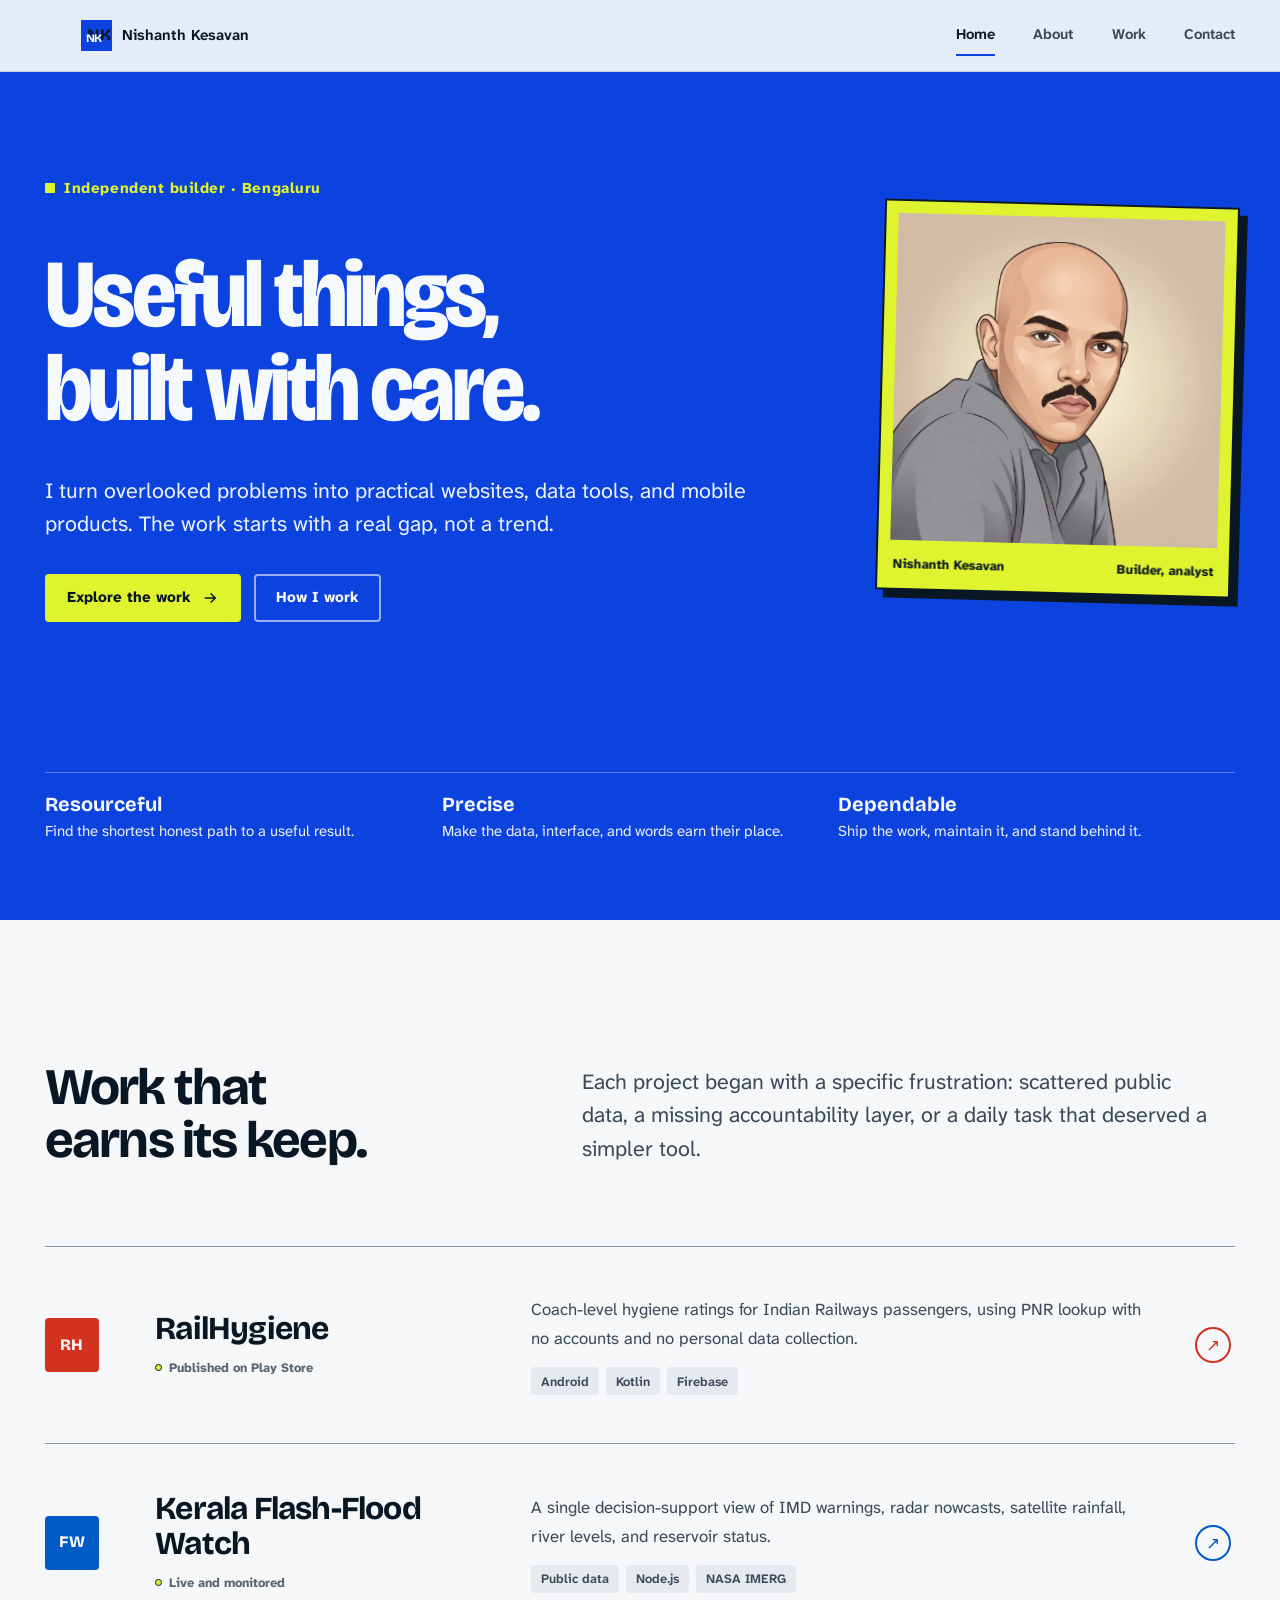
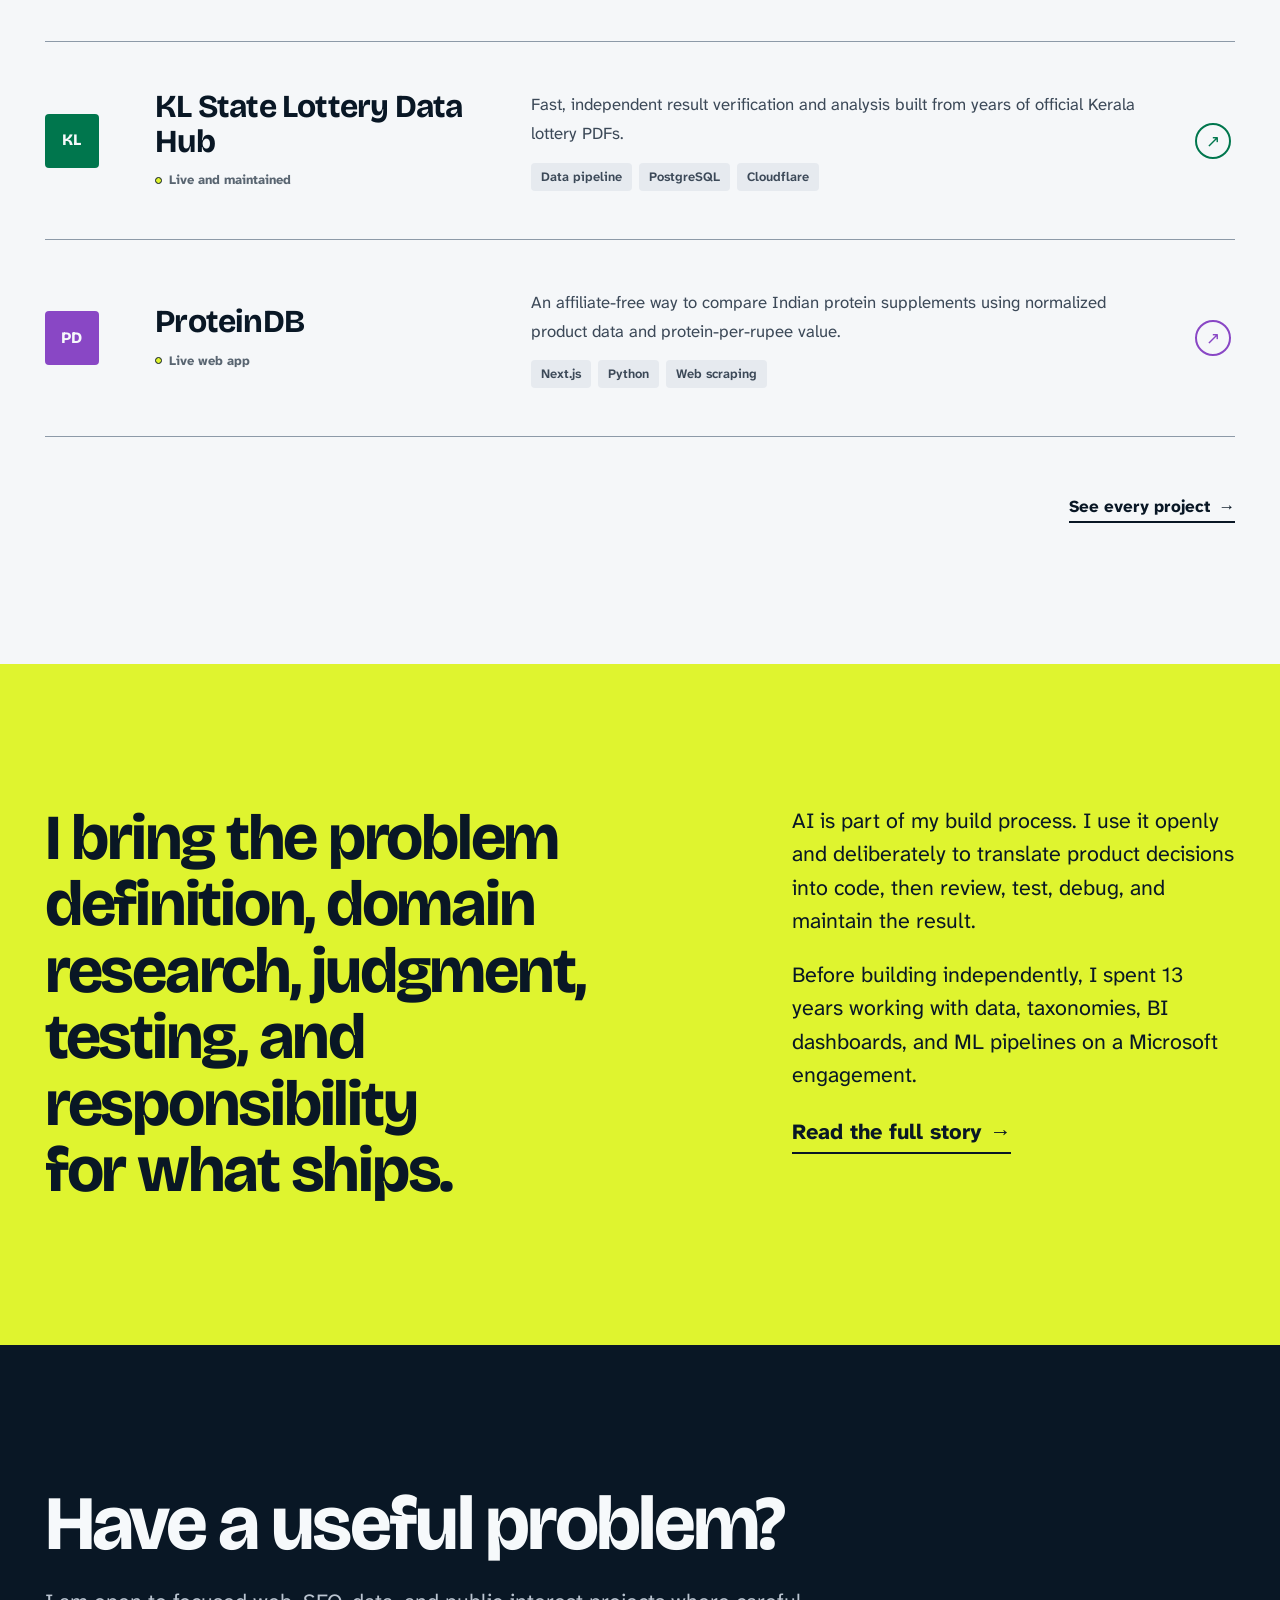
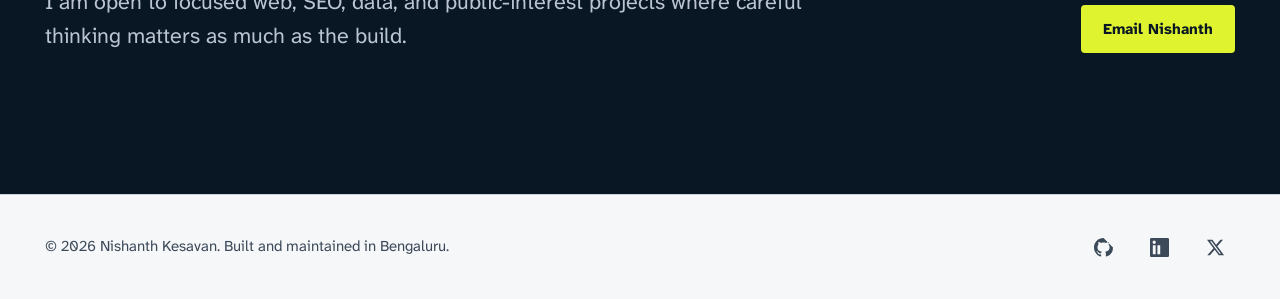
<file: index.html>
<!DOCTYPE html>
<html lang="en">
<head>
  <meta charset="UTF-8">
  <meta name="viewport" content="width=device-width, initial-scale=1.0">
  <title>Nishanth Kesavan | Independent Builder</title>
  <meta name="description" content="Nishanth Kesavan builds practical websites, data tools, and mobile products for problems that deserve a useful answer.">
  <meta name="author" content="Nishanth Kesavan">
  <meta name="theme-color" content="#2946d8">
  <meta property="og:title" content="Nishanth Kesavan | Independent Builder">
  <meta property="og:description" content="Useful websites, data tools, and mobile products, built with care in Bengaluru.">
  <meta property="og:type" content="website">
  <meta property="og:url" content="https://nishanthkesavan.in/">
  <meta property="og:image" content="https://nishanthkesavan.in/assets/images/avatar.png">
  <meta name="twitter:card" content="summary">
  <meta name="twitter:site" content="@kinkate18nic">
  <link rel="canonical" href="https://nishanthkesavan.in/">
  <link rel="icon" href="/assets/favicon.svg" type="image/svg+xml">
  <link rel="stylesheet" href="/css/styles.css?v=3">
</head>
<body>
  <nav class="navbar" id="navbar" aria-label="Primary navigation">
    <div class="navbar__inner">
      <a href="/" class="navbar__logo" aria-label="Nishanth Kesavan, home">
        <span class="navbar__logo-dot" aria-hidden="true"></span>NK
      </a>
      <div class="navbar__links">
        <a href="/" class="navbar__link active">Home</a>
        <a href="/about/" class="navbar__link">About</a>
        <a href="/projects/" class="navbar__link">Work</a>
        <a href="#contact" class="navbar__link">Contact</a>
      </div>
      <button class="navbar__hamburger" id="hamburger" aria-label="Open navigation menu" aria-expanded="false" aria-controls="mobile-menu">
        <span></span><span></span><span></span>
      </button>
    </div>
    <div class="navbar__mobile-menu" id="mobile-menu">
      <a href="/" class="navbar__mobile-link">Home</a>
      <a href="/about/" class="navbar__mobile-link">About</a>
      <a href="/projects/" class="navbar__mobile-link">Work</a>
      <a href="#contact" class="navbar__mobile-link">Contact</a>
    </div>
  </nav>

  <main>
    <section class="hero" aria-labelledby="hero-title">
      <div class="hero__content">
        <div class="hero__copy">
          <p class="hero__greeting">Independent builder · Bengaluru</p>
          <h1 class="hero__name" id="hero-title">Useful things, built with care.</h1>
          <p class="hero__tagline">
            I turn overlooked problems into practical websites, data tools, and mobile products. The work starts with a real gap, not a trend.
          </p>
          <div class="hero__cta-group">
            <a href="#selected-work" class="btn btn--primary">
              Explore the work
              <svg aria-hidden="true" viewBox="0 0 24 24" fill="none" stroke="currentColor" stroke-width="2"><path d="M5 12h14M13 6l6 6-6 6"/></svg>
            </a>
            <a href="/about/" class="btn btn--secondary">How I work</a>
          </div>
        </div>

        <figure class="hero__portrait">
          <img src="/assets/images/avatar.png" alt="Illustrated portrait of Nishanth Kesavan" class="hero__avatar" width="1024" height="1024">
          <figcaption>
            <span>Nishanth Kesavan</span>
            <span>Builder, analyst</span>
          </figcaption>
        </figure>

        <ul class="hero__proof" aria-label="Working principles">
          <li><strong>Resourceful</strong>Find the shortest honest path to a useful result.</li>
          <li><strong>Precise</strong>Make the data, interface, and words earn their place.</li>
          <li><strong>Dependable</strong>Ship the work, maintain it, and stand behind it.</li>
        </ul>
      </div>
    </section>

    <section class="section" id="selected-work" aria-labelledby="work-title">
      <div class="container">
        <header class="section-header">
          <h2 class="section-header__title" id="work-title">Work that earns its keep.</h2>
          <p class="section-header__description">
            Each project began with a specific frustration: scattered public data, a missing accountability layer, or a daily task that deserved a simpler tool.
          </p>
        </header>

        <div class="work-index">
          <a href="/projects/railhygiene/" class="work-item work-item--rail">
            <span class="work-item__mark" aria-hidden="true">RH</span>
            <div>
              <h3 class="work-item__title">RailHygiene</h3>
              <p class="work-item__status">Published on Play Store</p>
            </div>
            <div class="work-item__summary">
              <p class="work-item__description">Coach-level hygiene ratings for Indian Railways passengers, using PNR lookup with no accounts and no personal data collection.</p>
              <div class="work-item__tags"><span>Android</span><span>Kotlin</span><span>Firebase</span></div>
            </div>
            <span class="work-item__arrow" aria-hidden="true">↗</span>
          </a>

          <a href="/projects/flash-flood-keralam/" class="work-item work-item--flood">
            <span class="work-item__mark" aria-hidden="true">FW</span>
            <div>
              <h3 class="work-item__title">Kerala Flash-Flood Watch</h3>
              <p class="work-item__status">Live and monitored</p>
            </div>
            <div class="work-item__summary">
              <p class="work-item__description">A single decision-support view of IMD warnings, radar nowcasts, satellite rainfall, river levels, and reservoir status.</p>
              <div class="work-item__tags"><span>Public data</span><span>Node.js</span><span>NASA IMERG</span></div>
            </div>
            <span class="work-item__arrow" aria-hidden="true">↗</span>
          </a>

          <a href="/projects/kerala-lottery-hub/" class="work-item work-item--lottery">
            <span class="work-item__mark" aria-hidden="true">KL</span>
            <div>
              <h3 class="work-item__title">KL State Lottery Data Hub</h3>
              <p class="work-item__status">Live and maintained</p>
            </div>
            <div class="work-item__summary">
              <p class="work-item__description">Fast, independent result verification and analysis built from years of official Kerala lottery PDFs.</p>
              <div class="work-item__tags"><span>Data pipeline</span><span>PostgreSQL</span><span>Cloudflare</span></div>
            </div>
            <span class="work-item__arrow" aria-hidden="true">↗</span>
          </a>

          <a href="/projects/protein-aggregator/" class="work-item work-item--protein">
            <span class="work-item__mark" aria-hidden="true">PD</span>
            <div>
              <h3 class="work-item__title">ProteinDB</h3>
              <p class="work-item__status">Live web app</p>
            </div>
            <div class="work-item__summary">
              <p class="work-item__description">An affiliate-free way to compare Indian protein supplements using normalized product data and protein-per-rupee value.</p>
              <div class="work-item__tags"><span>Next.js</span><span>Python</span><span>Web scraping</span></div>
            </div>
            <span class="work-item__arrow" aria-hidden="true">↗</span>
          </a>
        </div>

        <div class="section-tail">
          <a href="/projects/" class="text-link">See every project <span aria-hidden="true">→</span></a>
        </div>
      </div>
    </section>

    <section class="section studio-note" aria-labelledby="studio-note-title">
      <div class="container studio-note__grid">
        <h2 class="studio-note__quote" id="studio-note-title">I bring the problem definition, domain research, judgment, testing, and responsibility for what ships.</h2>
        <div class="studio-note__body">
          <p>AI is part of my build process. I use it openly and deliberately to translate product decisions into code, then review, test, debug, and maintain the result.</p>
          <p>Before building independently, I spent 13 years working with data, taxonomies, BI dashboards, and ML pipelines on a Microsoft engagement.</p>
          <a href="/about/" class="text-link">Read the full story <span aria-hidden="true">→</span></a>
        </div>
      </div>
    </section>

    <section class="section contact-block" id="contact" aria-labelledby="contact-title">
      <div class="container contact-block__grid">
        <div>
          <h2 id="contact-title">Have a useful problem?</h2>
          <p>I am open to focused web, SEO, data, and public-interest projects where careful thinking matters as much as the build.</p>
        </div>
        <a href="mailto:nishanth.kesavan@outlook.com" class="btn btn--primary">Email Nishanth</a>
      </div>
    </section>
  </main>

  <footer class="footer">
    <div class="container">
      <p class="footer__text">© 2026 Nishanth Kesavan. Built and maintained in Bengaluru.</p>
      <div class="footer__social">
        <a href="https://github.com/kinkate18nic" target="_blank" rel="noopener" class="footer__social-link" aria-label="GitHub">
          <svg viewBox="0 0 24 24" fill="currentColor" aria-hidden="true"><path d="M12 0C5.37 0 0 5.37 0 12c0 5.31 3.435 9.795 8.205 11.385.6.105.825-.255.825-.57 0-.285-.015-1.23-.015-2.235-3.015.555-3.795-.735-4.035-1.41-.135-.345-.72-1.41-1.23-1.695-.42-.225-1.02-.78-.015-.795.945-.015 1.62.87 1.845 1.23 1.08 1.815 2.805 1.305 3.495.99.105-.78.42-1.305.765-1.605-2.67-.3-5.46-1.335-5.46-5.925 0-1.305.465-2.385 1.23-3.225-.12-.3-.54-1.53.12-3.18 0 0 1.005-.315 3.3 1.23.96-.27 1.98-.405 3-.405s2.04.135 3 .405c2.295-1.56 3.3-1.23 3.3-1.23.66 1.65.24 2.88.12 3.18.765.84 1.23 1.905 1.23 3.225 0 4.605-2.805 5.625-5.475 5.925.435.375.81 1.095.81 2.22 0 1.605-.015 2.895-.015 3.3 0 .315.225.69.825.57A12.02 12.02 0 0 0 24 12z"/></svg>
        </a>
        <a href="https://www.linkedin.com/in/nishanth-kesavan/" target="_blank" rel="noopener" class="footer__social-link" aria-label="LinkedIn">
          <svg viewBox="0 0 24 24" fill="currentColor" aria-hidden="true"><path d="M20.447 20.452h-3.554v-5.569c0-1.328-.027-3.037-1.852-3.037-1.853 0-2.136 1.445-2.136 2.939v5.667H9.351V9h3.564v11.452zM5.337 7.433A2.062 2.062 0 1 1 5.337 3.31a2.062 2.062 0 0 1 0 4.123zM7.119 20.452H3.555V9h3.564zM22.225 0H1.771C.792 0 0 .774 0 1.729v20.542C0 23.227.792 24 1.771 24h20.451C23.2 24 24 23.227 24 22.271V1.729C24 .774 23.2 0 22.222 0z"/></svg>
        </a>
        <a href="https://x.com/kinkate18nic" target="_blank" rel="noopener" class="footer__social-link" aria-label="X">
          <svg viewBox="0 0 24 24" fill="currentColor" aria-hidden="true"><path d="M18.244 2.25h3.308l-7.227 8.26 8.502 11.24H16.17l-5.214-6.817L4.99 21.75H1.68l7.73-8.835L1.254 2.25H8.08l4.713 6.231zm-1.161 17.52h1.833L7.084 4.126H5.117z"/></svg>
        </a>
      </div>
    </div>
  </footer>
  <script src="/js/main.js"></script>
</body>
</html>
</file>
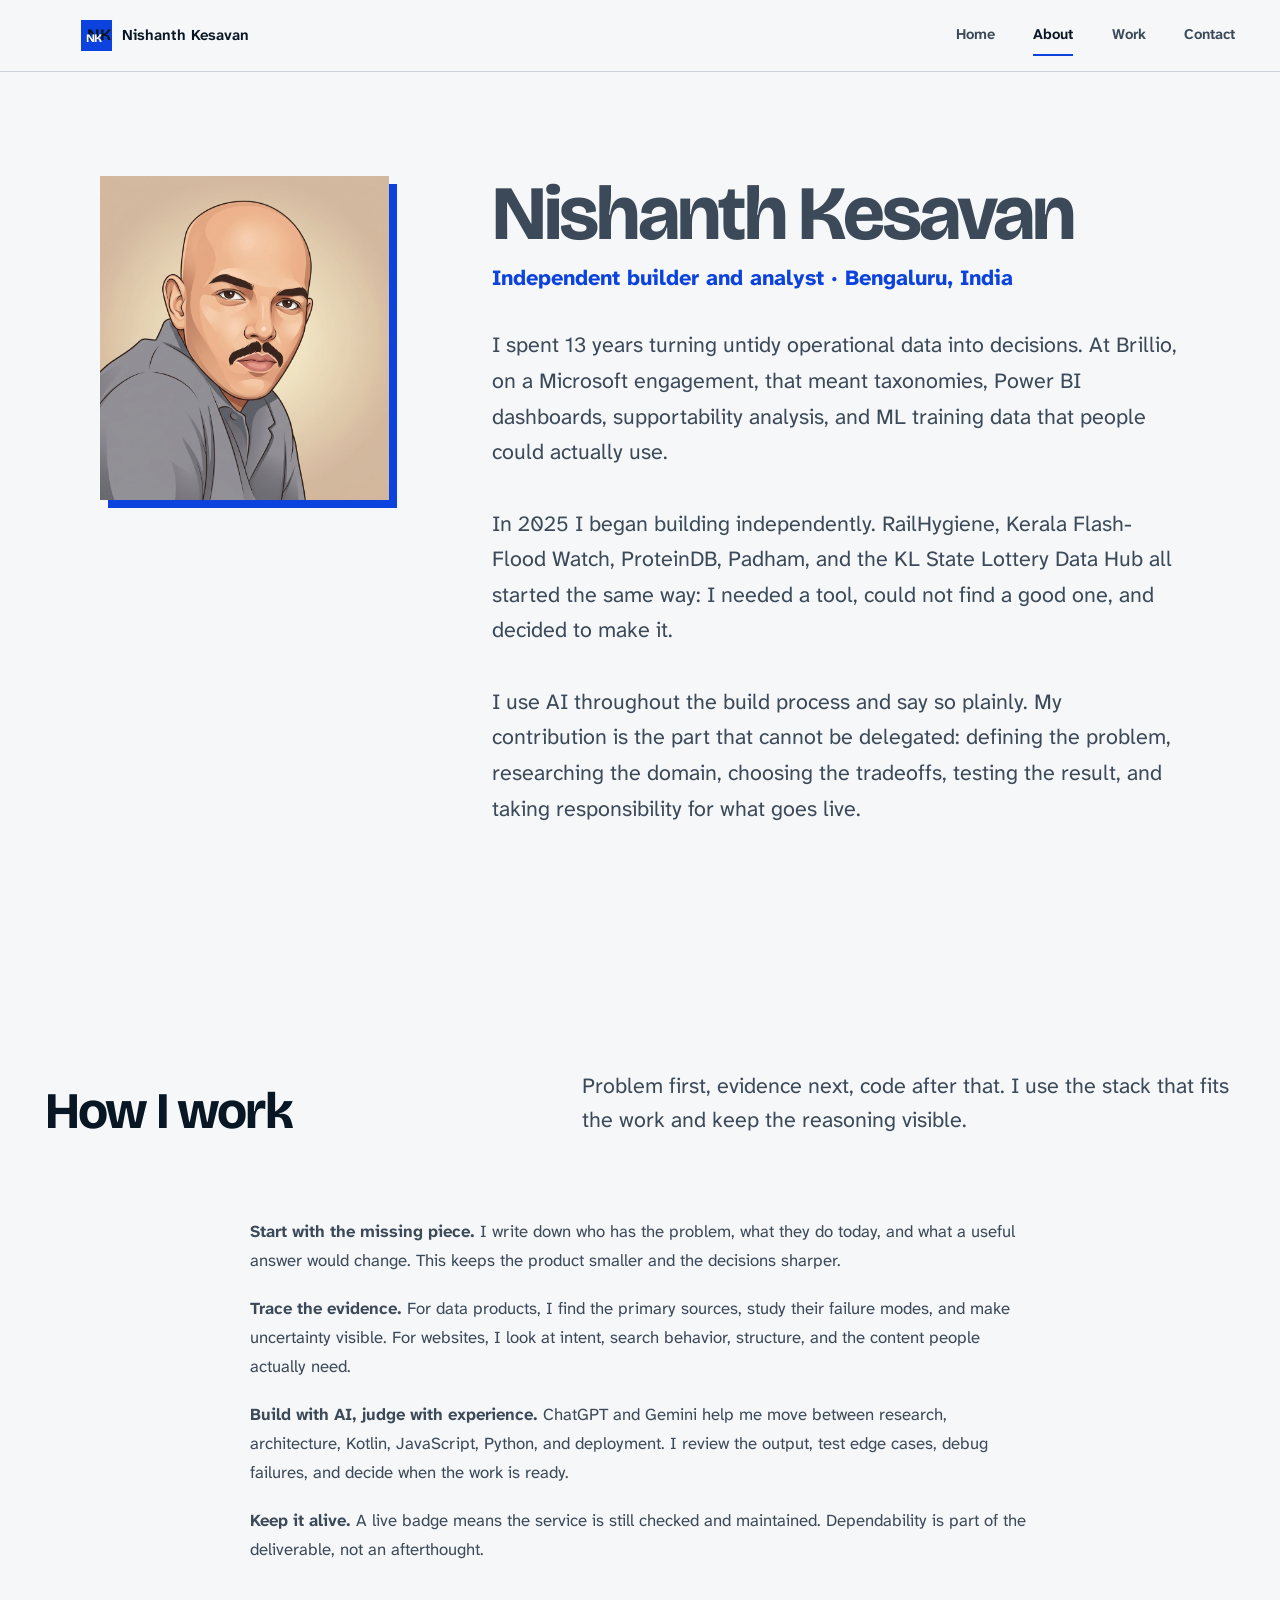
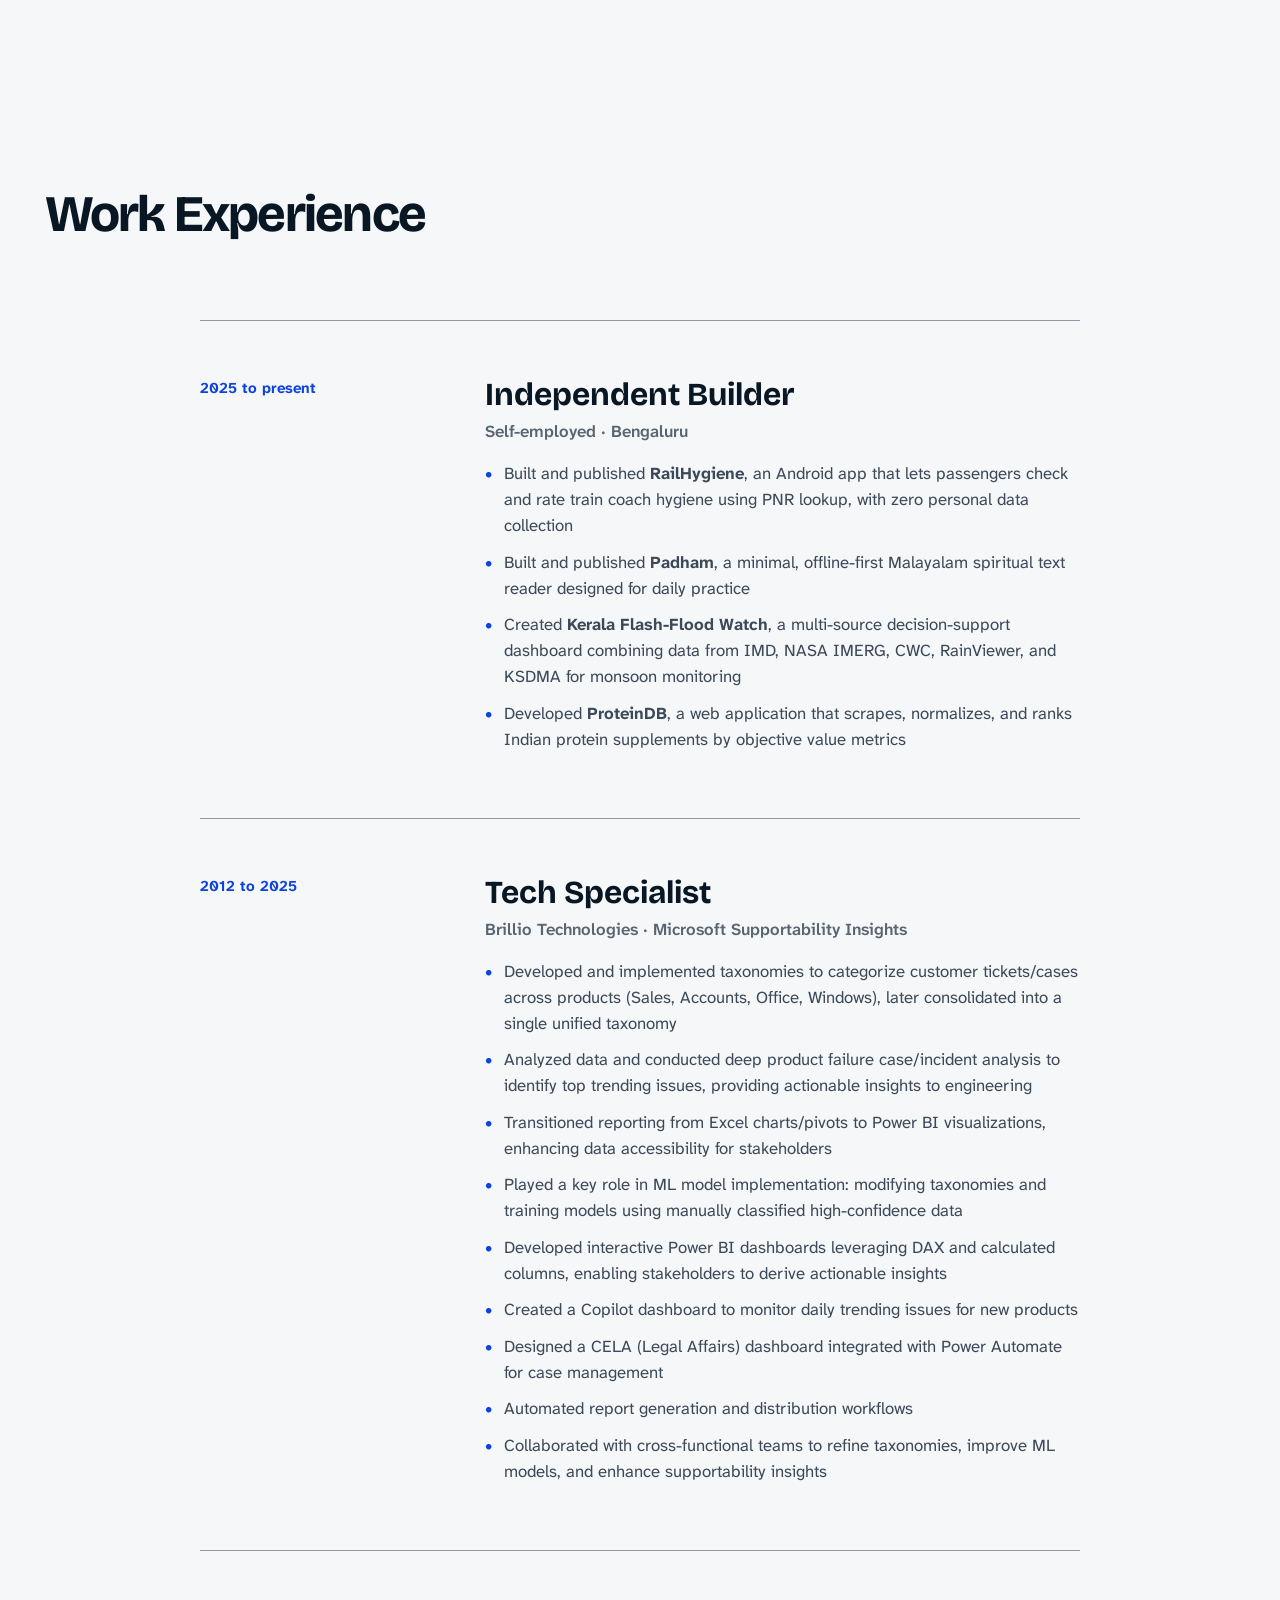
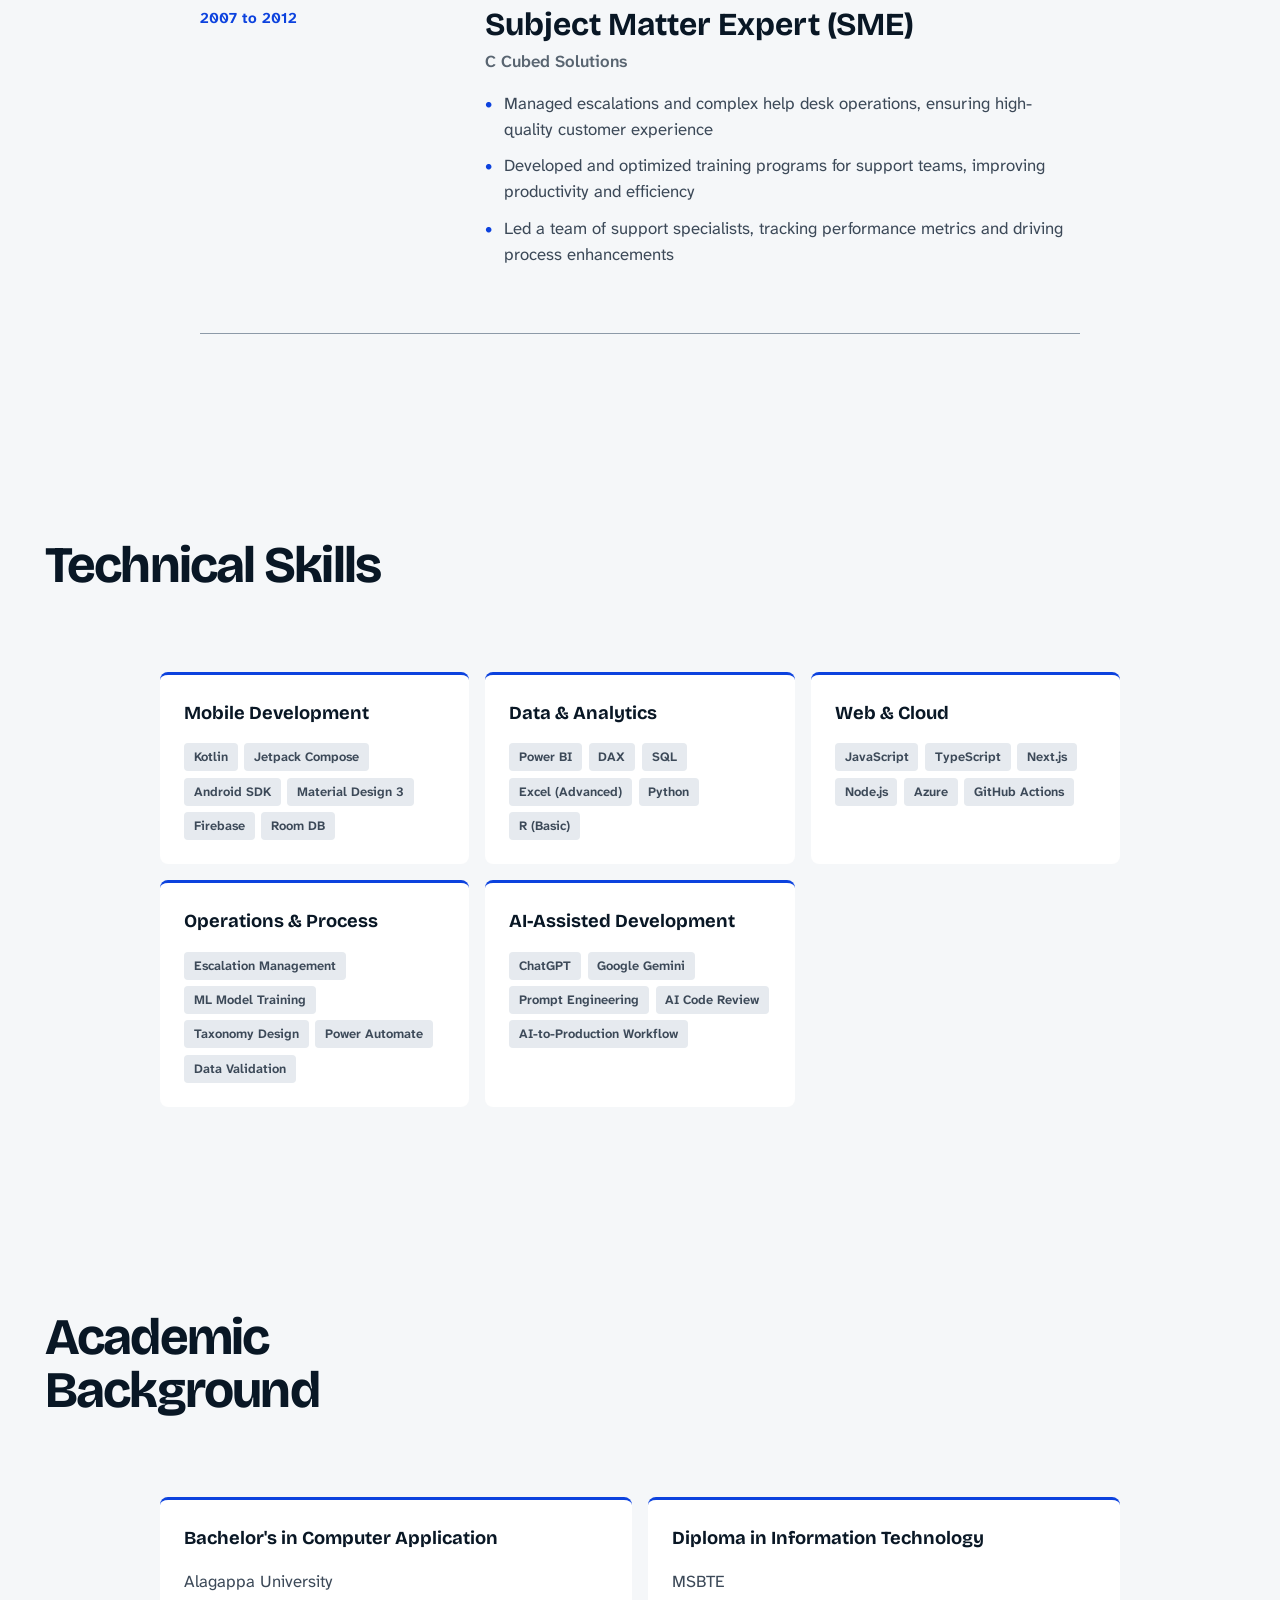
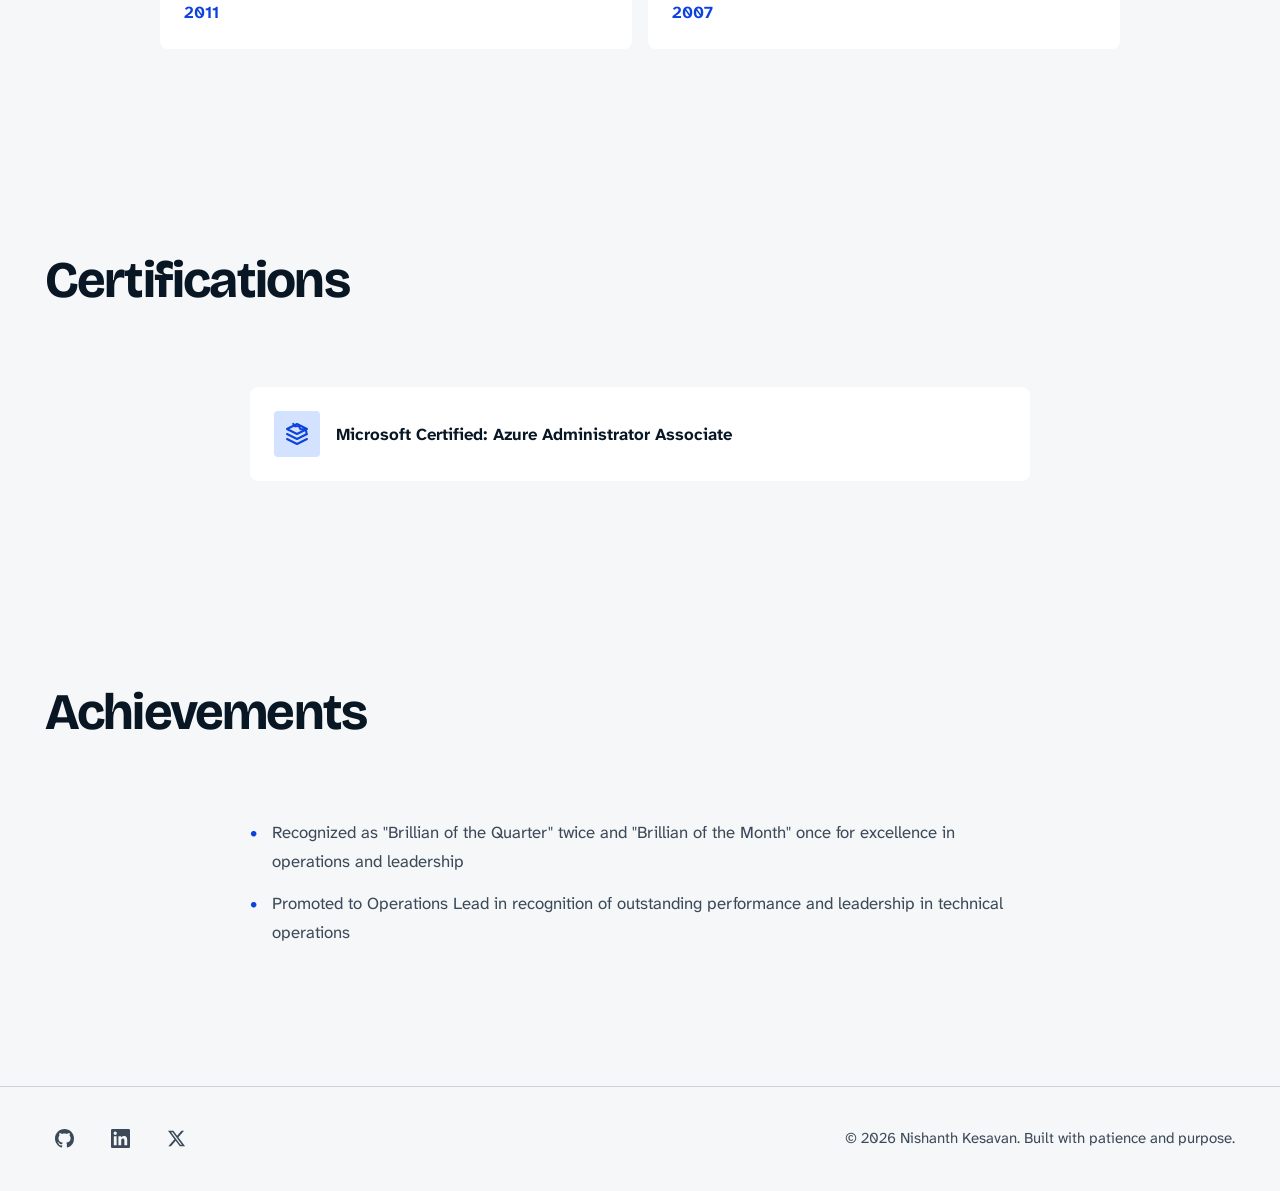
<file: about/index.html>
<!DOCTYPE html>
<html lang="en">
<head>
  <meta charset="UTF-8">
  <meta name="viewport" content="width=device-width, initial-scale=1.0">
  <title>About | Nishanth Kesavan</title>
  <meta name="description" content="Technical Specialist with over a decade of experience in data analysis, BI solutions, Android development, and process optimization. View my full CV.">
  <meta property="og:title" content="About | Nishanth Kesavan">
  <meta property="og:description" content="CV and professional background of Nishanth Kesavan.">
  <meta property="og:type" content="profile">
  <meta property="og:url" content="https://nishanthkesavan.in/about/">
  <link rel="canonical" href="https://nishanthkesavan.in/about/">
  <meta name="theme-color" content="#f6f7f8">
  <link rel="icon" href="/assets/favicon.svg" type="image/svg+xml">
  <link rel="stylesheet" href="/css/styles.css?v=3">
</head>
<body>

  <!-- ═══════════════ NAVBAR ═══════════════ -->
  <nav class="navbar" id="navbar">
    <div class="navbar__inner">
      <a href="/" class="navbar__logo"><span class="navbar__logo-dot"></span>NK</a>
      <div class="navbar__links">
        <a href="/" class="navbar__link">Home</a>
        <a href="/about/" class="navbar__link active">About</a>
        <a href="/projects/" class="navbar__link">Work</a>
        <a href="/#contact" class="navbar__link">Contact</a>
      </div>
      <button class="navbar__hamburger" id="hamburger" aria-label="Open navigation menu" aria-expanded="false" aria-controls="mobile-menu"><span></span><span></span><span></span></button>
    </div>
    <div class="navbar__mobile-menu" id="mobile-menu">
      <a href="/" class="navbar__mobile-link">Home</a>
      <a href="/about/" class="navbar__mobile-link">About</a>
      <a href="/projects/" class="navbar__mobile-link">Work</a>
      <a href="/#contact" class="navbar__mobile-link">Contact</a>
    </div>
  </nav>

  <!-- ═══════════════ ABOUT HERO ═══════════════ -->
  <section class="section" style="padding-top: calc(var(--nav-height) + var(--space-4xl));">
    <div class="container">

      <div class="about-intro fade-in">
        <img src="/assets/images/avatar.png" alt="Nishanth Kesavan" class="about-intro__avatar">
        <div class="about-intro__text">
          <h1 class="about-intro__name">Nishanth Kesavan</h1>
          <p class="about-intro__role">Independent builder and analyst · Bengaluru, India</p>
          <p>
            I spent 13 years turning untidy operational data into decisions. At Brillio, on a Microsoft engagement, that meant taxonomies, Power BI dashboards, supportability analysis, and ML training data that people could actually use.
          </p>
          <br>
          <p>
            In 2025 I began building independently. RailHygiene, Kerala Flash-Flood Watch, ProteinDB, Padham, and the KL State Lottery Data Hub all started the same way: I needed a tool, could not find a good one, and decided to make it.
          </p>
          <br>
          <p>
            I use AI throughout the build process and say so plainly. My contribution is the part that cannot be delegated: defining the problem, researching the domain, choosing the tradeoffs, testing the result, and taking responsibility for what goes live.
          </p>
        </div>
      </div>

    </div>
  </section>

  <!-- ═══════════════ HOW I BUILD ═══════════════ -->
  <section class="section section--compact" id="how-i-build">
    <div class="container">
      <div class="section-header fade-in">
        <p class="section-header__eyebrow">Approach</p>
        <h2 class="section-header__title">How I work</h2>
        <p class="section-header__description">Problem first, evidence next, code after that. I use the stack that fits the work and keep the reasoning visible.</p>
      </div>

      <div class="project-content fade-in">
        <p><strong>Start with the missing piece.</strong> I write down who has the problem, what they do today, and what a useful answer would change. This keeps the product smaller and the decisions sharper.</p>
        <p><strong>Trace the evidence.</strong> For data products, I find the primary sources, study their failure modes, and make uncertainty visible. For websites, I look at intent, search behavior, structure, and the content people actually need.</p>
        <p><strong>Build with AI, judge with experience.</strong> ChatGPT and Gemini help me move between research, architecture, Kotlin, JavaScript, Python, and deployment. I review the output, test edge cases, debug failures, and decide when the work is ready.</p>
        <p><strong>Keep it alive.</strong> A live badge means the service is still checked and maintained. Dependability is part of the deliverable, not an afterthought.</p>
      </div>
    </div>
  </section>

  <!-- ═══════════════ EXPERIENCE ═══════════════ -->
  <section class="section section--compact" id="experience">
    <div class="container">
      <div class="section-header fade-in">
        <p class="section-header__eyebrow">Career</p>
        <h2 class="section-header__title">Work Experience</h2>
      </div>

      <div class="timeline">

        <!-- Independent Builder -->
        <div class="timeline__item fade-in">
          <div class="timeline__dot"></div>
          <p class="timeline__period">2025 to present</p>
          <h3 class="timeline__role">Independent Builder</h3>
          <p class="timeline__company">Self-employed · Bengaluru</p>
          <div class="timeline__description">
            <ul>
              <li>Built and published <strong>RailHygiene</strong>, an Android app that lets passengers check and rate train coach hygiene using PNR lookup, with zero personal data collection</li>
              <li>Built and published <strong>Padham</strong>, a minimal, offline-first Malayalam spiritual text reader designed for daily practice</li>
              <li>Created <strong>Kerala Flash-Flood Watch</strong>, a multi-source decision-support dashboard combining data from IMD, NASA IMERG, CWC, RainViewer, and KSDMA for monsoon monitoring</li>
              <li>Developed <strong>ProteinDB</strong>, a web application that scrapes, normalizes, and ranks Indian protein supplements by objective value metrics</li>
            </ul>
          </div>
        </div>

        <!-- Brillio -->
        <div class="timeline__item fade-in">
          <div class="timeline__dot"></div>
          <p class="timeline__period">2012 to 2025</p>
          <h3 class="timeline__role">Tech Specialist</h3>
          <p class="timeline__company">Brillio Technologies · Microsoft Supportability Insights</p>
          <div class="timeline__description">
            <ul>
              <li>Developed and implemented taxonomies to categorize customer tickets/cases across products (Sales, Accounts, Office, Windows), later consolidated into a single unified taxonomy</li>
              <li>Analyzed data and conducted deep product failure case/incident analysis to identify top trending issues, providing actionable insights to engineering</li>
              <li>Transitioned reporting from Excel charts/pivots to Power BI visualizations, enhancing data accessibility for stakeholders</li>
              <li>Played a key role in ML model implementation: modifying taxonomies and training models using manually classified high-confidence data</li>
              <li>Developed interactive Power BI dashboards leveraging DAX and calculated columns, enabling stakeholders to derive actionable insights</li>
              <li>Created a Copilot dashboard to monitor daily trending issues for new products</li>
              <li>Designed a CELA (Legal Affairs) dashboard integrated with Power Automate for case management</li>
              <li>Automated report generation and distribution workflows</li>
              <li>Collaborated with cross-functional teams to refine taxonomies, improve ML models, and enhance supportability insights</li>
            </ul>
          </div>
        </div>

        <!-- C Cubed -->
        <div class="timeline__item fade-in">
          <div class="timeline__dot"></div>
          <p class="timeline__period">2007 to 2012</p>
          <h3 class="timeline__role">Subject Matter Expert (SME)</h3>
          <p class="timeline__company">C Cubed Solutions</p>
          <div class="timeline__description">
            <ul>
              <li>Managed escalations and complex help desk operations, ensuring high-quality customer experience</li>
              <li>Developed and optimized training programs for support teams, improving productivity and efficiency</li>
              <li>Led a team of support specialists, tracking performance metrics and driving process enhancements</li>
            </ul>
          </div>
        </div>

      </div>
    </div>
  </section>

  <!-- ═══════════════ SKILLS ═══════════════ -->
  <section class="section section--compact" id="skills">
    <div class="container">
      <div class="section-header fade-in">
        <p class="section-header__eyebrow">Capabilities</p>
        <h2 class="section-header__title">Technical Skills</h2>
      </div>

      <div class="skills-grid">

        <div class="skill-card fade-in fade-in-delay-1">
          <h3 class="skill-card__title">Mobile Development</h3>
          <div class="skill-card__list">
            <span class="tag">Kotlin</span>
            <span class="tag">Jetpack Compose</span>
            <span class="tag">Android SDK</span>
            <span class="tag">Material Design 3</span>
            <span class="tag">Firebase</span>
            <span class="tag">Room DB</span>
          </div>
        </div>

        <div class="skill-card fade-in fade-in-delay-2">
          <h3 class="skill-card__title">Data & Analytics</h3>
          <div class="skill-card__list">
            <span class="tag">Power BI</span>
            <span class="tag">DAX</span>
            <span class="tag">SQL</span>
            <span class="tag">Excel (Advanced)</span>
            <span class="tag">Python</span>
            <span class="tag">R (Basic)</span>
          </div>
        </div>

        <div class="skill-card fade-in fade-in-delay-3">
          <h3 class="skill-card__title">Web & Cloud</h3>
          <div class="skill-card__list">
            <span class="tag">JavaScript</span>
            <span class="tag">TypeScript</span>
            <span class="tag">Next.js</span>
            <span class="tag">Node.js</span>
            <span class="tag">Azure</span>
            <span class="tag">GitHub Actions</span>
          </div>
        </div>

        <div class="skill-card fade-in fade-in-delay-4">
          <h3 class="skill-card__title">Operations & Process</h3>
          <div class="skill-card__list">
            <span class="tag">Escalation Management</span>
            <span class="tag">ML Model Training</span>
            <span class="tag">Taxonomy Design</span>
            <span class="tag">Power Automate</span>
            <span class="tag">Data Validation</span>
          </div>
        </div>

        <div class="skill-card fade-in fade-in-delay-4">
          <h3 class="skill-card__title">AI-Assisted Development</h3>
          <div class="skill-card__list">
            <span class="tag">ChatGPT</span>
            <span class="tag">Google Gemini</span>
            <span class="tag">Prompt Engineering</span>
            <span class="tag">AI Code Review</span>
            <span class="tag">AI-to-Production Workflow</span>
          </div>
        </div>

      </div>
    </div>
  </section>

  <!-- ═══════════════ EDUCATION ═══════════════ -->
  <section class="section section--compact" id="education">
    <div class="container">
      <div class="section-header fade-in">
        <p class="section-header__eyebrow">Education</p>
        <h2 class="section-header__title">Academic Background</h2>
      </div>

      <div class="education-grid fade-in">
        <div class="education-card">
          <h3 class="education-card__degree">Bachelor's in Computer Application</h3>
          <p class="education-card__school">Alagappa University</p>
          <p class="education-card__year">2011</p>
        </div>
        <div class="education-card">
          <h3 class="education-card__degree">Diploma in Information Technology</h3>
          <p class="education-card__school">MSBTE</p>
          <p class="education-card__year">2007</p>
        </div>
      </div>
    </div>
  </section>

  <!-- ═══════════════ CERTIFICATIONS ═══════════════ -->
  <section class="section section--compact" id="certifications">
    <div class="container">
      <div class="section-header fade-in">
        <p class="section-header__eyebrow">Credentials</p>
        <h2 class="section-header__title">Certifications</h2>
      </div>

      <div class="cert-item fade-in">
        <div class="cert-item__icon">
          <svg xmlns="http://www.w3.org/2000/svg" width="24" height="24" viewBox="0 0 24 24" fill="none" stroke="var(--color-accent)" stroke-width="2" stroke-linecap="round" stroke-linejoin="round"><path d="M21.27 10.9c.24-.4.24-.89 0-1.3l-1.34-2.21a1.08 1.08 0 0 0-1.12-.52l-2.57.36a1.08 1.08 0 0 1-1.12-.52L14.12 4.5a1.08 1.08 0 0 0-1.12-.52l-2.56.37a1.08 1.08 0 0 1-1.12-.53L8.22 1.8"/><path d="m2 17 10 5 10-5"/><path d="m2 12 10 5 10-5"/><path d="m2 7 10 5 10-5-10-5z"/></svg>
        </div>
        <div>
          <p class="cert-item__name">Microsoft Certified: Azure Administrator Associate</p>
        </div>
      </div>
    </div>
  </section>

  <!-- ═══════════════ ACHIEVEMENTS ═══════════════ -->
  <section class="section section--compact" id="achievements">
    <div class="container">
      <div class="section-header fade-in">
        <p class="section-header__eyebrow">Recognition</p>
        <h2 class="section-header__title">Achievements</h2>
      </div>

      <div class="project-content fade-in" style="text-align:center;">
        <ul style="display:inline-block; text-align:left;">
          <li>Recognized as "Brillian of the Quarter" twice and "Brillian of the Month" once for excellence in operations and leadership</li>
          <li>Promoted to Operations Lead in recognition of outstanding performance and leadership in technical operations</li>
        </ul>
      </div>
    </div>
  </section>

  <!-- ═══════════════ FOOTER ═══════════════ -->
  <footer class="footer">
    <div class="container">
      <div class="footer__social">
        <a href="https://github.com/kinkate18nic" target="_blank" rel="noopener" class="footer__social-link" aria-label="GitHub">
          <svg xmlns="http://www.w3.org/2000/svg" width="20" height="20" viewBox="0 0 24 24" fill="currentColor"><path d="M12 0C5.37 0 0 5.37 0 12c0 5.31 3.435 9.795 8.205 11.385.6.105.825-.255.825-.57 0-.285-.015-1.23-.015-2.235-3.015.555-3.795-.735-4.035-1.41-.135-.345-.72-1.41-1.23-1.695-.42-.225-1.02-.78-.015-.795.945-.015 1.62.87 1.845 1.23 1.08 1.815 2.805 1.305 3.495.99.105-.78.42-1.305.765-1.605-2.67-.3-5.46-1.335-5.46-5.925 0-1.305.465-2.385 1.23-3.225-.12-.3-.54-1.53.12-3.18 0 0 1.005-.315 3.3 1.23.96-.27 1.98-.405 3-.405s2.04.135 3 .405c2.295-1.56 3.3-1.23 3.3-1.23.66 1.65.24 2.88.12 3.18.765.84 1.23 1.905 1.23 3.225 0 4.605-2.805 5.625-5.475 5.925.435.375.81 1.095.81 2.22 0 1.605-.015 2.895-.015 3.3 0 .315.225.69.825.57A12.02 12.02 0 0 0 24 12c0-6.63-5.37-12-12-12z"/></svg>
        </a>
        <a href="https://www.linkedin.com/in/nishanth-kesavan/" target="_blank" rel="noopener" class="footer__social-link" aria-label="LinkedIn">
          <svg xmlns="http://www.w3.org/2000/svg" width="20" height="20" viewBox="0 0 24 24" fill="currentColor"><path d="M20.447 20.452h-3.554v-5.569c0-1.328-.027-3.037-1.852-3.037-1.853 0-2.136 1.445-2.136 2.939v5.667H9.351V9h3.414v1.561h.046c.477-.9 1.637-1.85 3.37-1.85 3.601 0 4.267 2.37 4.267 5.455v6.286zM5.337 7.433a2.062 2.062 0 0 1-2.063-2.065 2.064 2.064 0 1 1 2.063 2.065zm1.782 13.019H3.555V9h3.564v11.452zM22.225 0H1.771C.792 0 0 .774 0 1.729v20.542C0 23.227.792 24 1.771 24h20.451C23.2 24 24 23.227 24 22.271V1.729C24 .774 23.2 0 22.222 0h.003z"/></svg>
        </a>
        <a href="https://x.com/kinkate18nic" target="_blank" rel="noopener" class="footer__social-link" aria-label="X / Twitter">
          <svg xmlns="http://www.w3.org/2000/svg" width="20" height="20" viewBox="0 0 24 24" fill="currentColor"><path d="M18.244 2.25h3.308l-7.227 8.26 8.502 11.24H16.17l-5.214-6.817L4.99 21.75H1.68l7.73-8.835L1.254 2.25H8.08l4.713 6.231zm-1.161 17.52h1.833L7.084 4.126H5.117z"/></svg>
        </a>
      </div>
      <p class="footer__text">© 2026 Nishanth Kesavan. Built with patience and purpose.</p>
    </div>
  </footer>

  <script src="/js/main.js"></script>
</body>
</html>
</file>
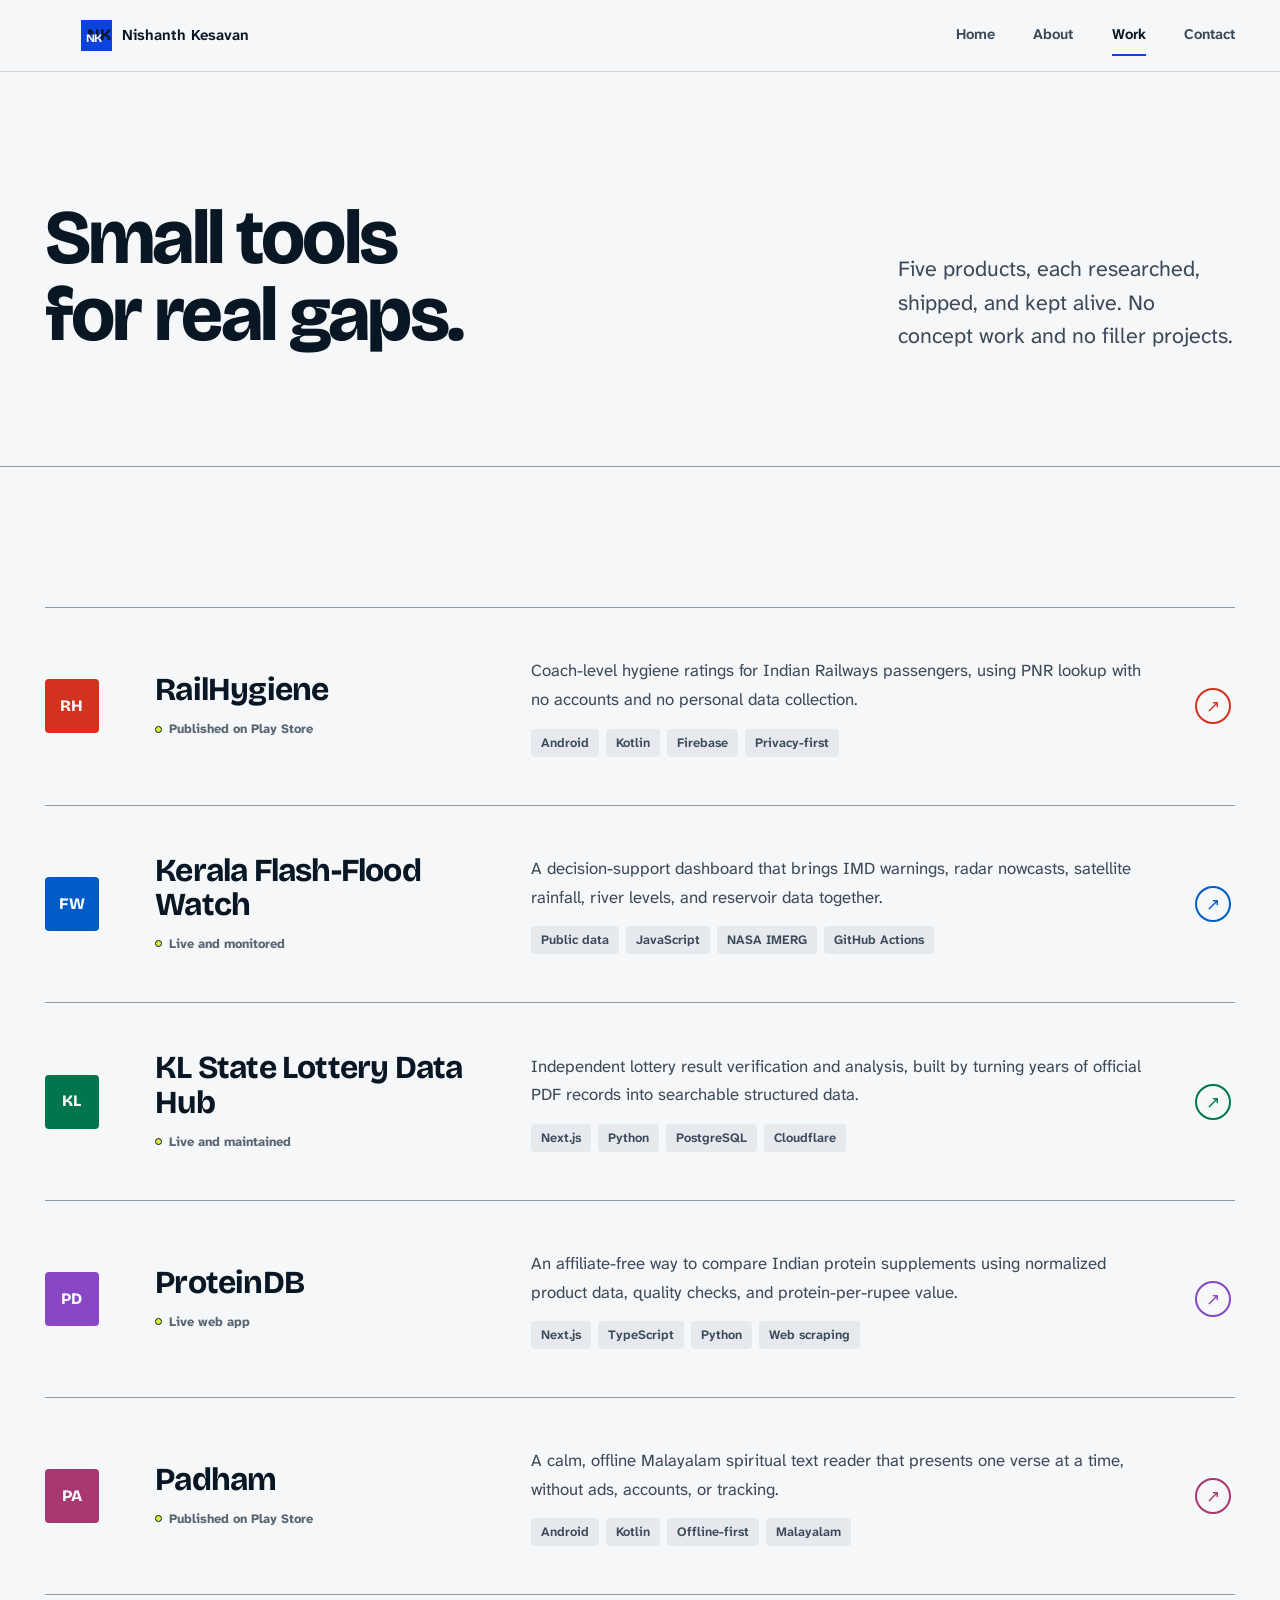
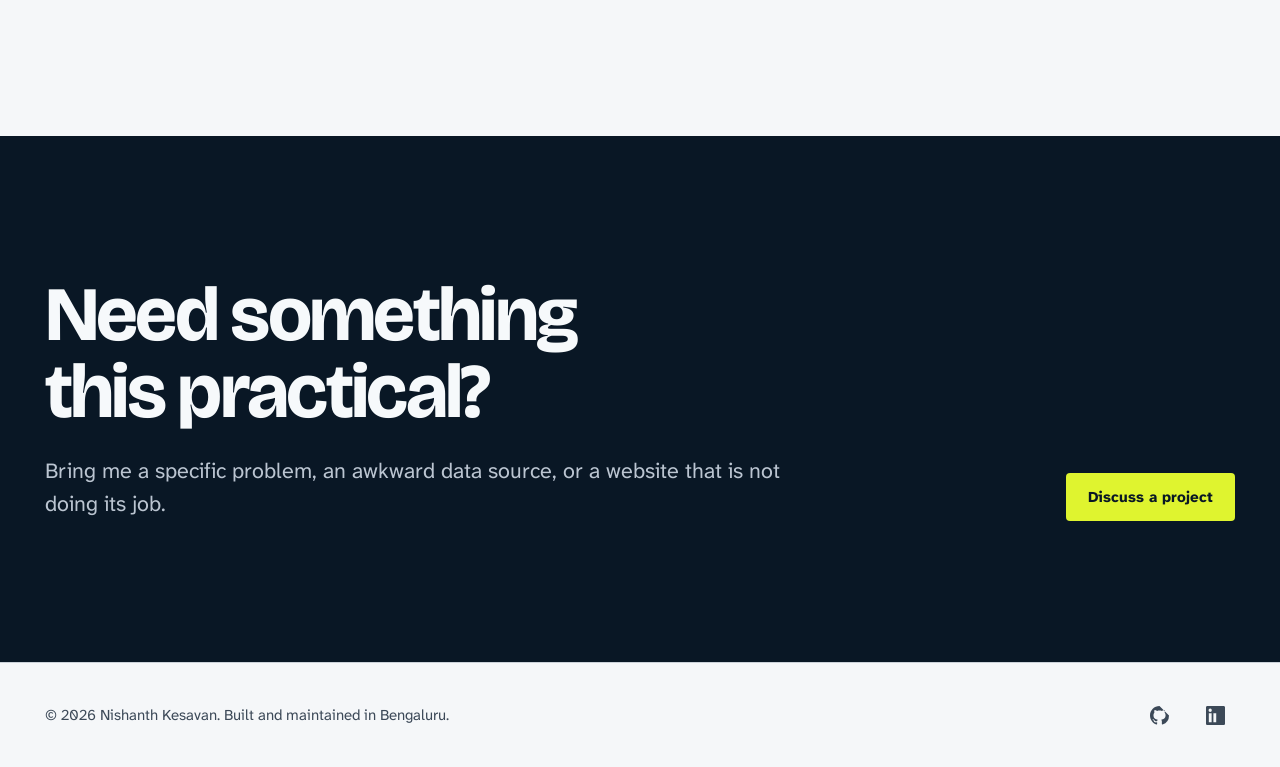
<file: projects/index.html>
<!DOCTYPE html>
<html lang="en">
<head>
  <meta charset="UTF-8">
  <meta name="viewport" content="width=device-width, initial-scale=1.0">
  <title>Work | Nishanth Kesavan</title>
  <meta name="description" content="Independent products by Nishanth Kesavan across public data, Android, civic technology, and practical tools for Indian users.">
  <meta name="theme-color" content="#f6f7f8">
  <meta property="og:title" content="Work | Nishanth Kesavan">
  <meta property="og:description" content="Practical tools built for gaps worth closing.">
  <meta property="og:type" content="website">
  <meta property="og:url" content="https://nishanthkesavan.in/projects/">
  <link rel="canonical" href="https://nishanthkesavan.in/projects/">
  <link rel="icon" href="/assets/favicon.svg" type="image/svg+xml">
  <link rel="stylesheet" href="/css/styles.css?v=3">
</head>
<body>
  <nav class="navbar" id="navbar" aria-label="Primary navigation">
    <div class="navbar__inner">
      <a href="/" class="navbar__logo" aria-label="Nishanth Kesavan, home"><span class="navbar__logo-dot" aria-hidden="true"></span>NK</a>
      <div class="navbar__links">
        <a href="/" class="navbar__link">Home</a>
        <a href="/about/" class="navbar__link">About</a>
        <a href="/projects/" class="navbar__link active">Work</a>
        <a href="/#contact" class="navbar__link">Contact</a>
      </div>
      <button class="navbar__hamburger" id="hamburger" aria-label="Open navigation menu" aria-expanded="false" aria-controls="mobile-menu"><span></span><span></span><span></span></button>
    </div>
    <div class="navbar__mobile-menu" id="mobile-menu">
      <a href="/" class="navbar__mobile-link">Home</a>
      <a href="/about/" class="navbar__mobile-link">About</a>
      <a href="/projects/" class="navbar__mobile-link">Work</a>
      <a href="/#contact" class="navbar__mobile-link">Contact</a>
    </div>
  </nav>

  <main>
    <header class="page-intro">
      <div class="container page-intro__grid">
        <h1>Small tools for real gaps.</h1>
        <p>Five products, each researched, shipped, and kept alive. No concept work and no filler projects.</p>
      </div>
    </header>

    <section class="section" aria-label="All projects">
      <div class="container">
        <div class="work-index">
          <a href="/projects/railhygiene/" class="work-item work-item--rail">
            <span class="work-item__mark" aria-hidden="true">RH</span>
            <div><h2 class="work-item__title">RailHygiene</h2><p class="work-item__status">Published on Play Store</p></div>
            <div class="work-item__summary">
              <p class="work-item__description">Coach-level hygiene ratings for Indian Railways passengers, using PNR lookup with no accounts and no personal data collection.</p>
              <div class="work-item__tags"><span>Android</span><span>Kotlin</span><span>Firebase</span><span>Privacy-first</span></div>
            </div>
            <span class="work-item__arrow" aria-hidden="true">↗</span>
          </a>

          <a href="/projects/flash-flood-keralam/" class="work-item work-item--flood">
            <span class="work-item__mark" aria-hidden="true">FW</span>
            <div><h2 class="work-item__title">Kerala Flash-Flood Watch</h2><p class="work-item__status">Live and monitored</p></div>
            <div class="work-item__summary">
              <p class="work-item__description">A decision-support dashboard that brings IMD warnings, radar nowcasts, satellite rainfall, river levels, and reservoir data together.</p>
              <div class="work-item__tags"><span>Public data</span><span>JavaScript</span><span>NASA IMERG</span><span>GitHub Actions</span></div>
            </div>
            <span class="work-item__arrow" aria-hidden="true">↗</span>
          </a>

          <a href="/projects/kerala-lottery-hub/" class="work-item work-item--lottery">
            <span class="work-item__mark" aria-hidden="true">KL</span>
            <div><h2 class="work-item__title">KL State Lottery Data Hub</h2><p class="work-item__status">Live and maintained</p></div>
            <div class="work-item__summary">
              <p class="work-item__description">Independent lottery result verification and analysis, built by turning years of official PDF records into searchable structured data.</p>
              <div class="work-item__tags"><span>Next.js</span><span>Python</span><span>PostgreSQL</span><span>Cloudflare</span></div>
            </div>
            <span class="work-item__arrow" aria-hidden="true">↗</span>
          </a>

          <a href="/projects/protein-aggregator/" class="work-item work-item--protein">
            <span class="work-item__mark" aria-hidden="true">PD</span>
            <div><h2 class="work-item__title">ProteinDB</h2><p class="work-item__status">Live web app</p></div>
            <div class="work-item__summary">
              <p class="work-item__description">An affiliate-free way to compare Indian protein supplements using normalized product data, quality checks, and protein-per-rupee value.</p>
              <div class="work-item__tags"><span>Next.js</span><span>TypeScript</span><span>Python</span><span>Web scraping</span></div>
            </div>
            <span class="work-item__arrow" aria-hidden="true">↗</span>
          </a>

          <a href="/projects/padham/" class="work-item work-item--padham">
            <span class="work-item__mark" aria-hidden="true">PA</span>
            <div><h2 class="work-item__title">Padham</h2><p class="work-item__status">Published on Play Store</p></div>
            <div class="work-item__summary">
              <p class="work-item__description">A calm, offline Malayalam spiritual text reader that presents one verse at a time, without ads, accounts, or tracking.</p>
              <div class="work-item__tags"><span>Android</span><span>Kotlin</span><span>Offline-first</span><span>Malayalam</span></div>
            </div>
            <span class="work-item__arrow" aria-hidden="true">↗</span>
          </a>
        </div>
      </div>
    </section>

    <section class="section contact-block" aria-labelledby="project-contact-title">
      <div class="container contact-block__grid">
        <div>
          <h2 id="project-contact-title">Need something this practical?</h2>
          <p>Bring me a specific problem, an awkward data source, or a website that is not doing its job.</p>
        </div>
        <a href="mailto:nishanth.kesavan@outlook.com" class="btn btn--primary">Discuss a project</a>
      </div>
    </section>
  </main>

  <footer class="footer">
    <div class="container">
      <p class="footer__text">© 2026 Nishanth Kesavan. Built and maintained in Bengaluru.</p>
      <div class="footer__social">
        <a href="https://github.com/kinkate18nic" target="_blank" rel="noopener" class="footer__social-link" aria-label="GitHub"><svg viewBox="0 0 24 24" fill="currentColor" aria-hidden="true"><path d="M12 0C5.37 0 0 5.37 0 12c0 5.31 3.435 9.795 8.205 11.385.6.105.825-.255.825-.57 0-.285-.015-1.23-.015-2.235-3.015.555-3.795-.735-4.035-1.41-.135-.345-.72-1.41-1.23-1.695-.42-.225-1.02-.78-.015-.795.945-.015 1.62.87 1.845 1.23 1.08 1.815 2.805 1.305 3.495.99.105-.78.42-1.305.765-1.605-2.67-.3-5.46-1.335-5.46-5.925 0-1.305.465-2.385 1.23-3.225-.12-.3-.54-1.53.12-3.18 0 0 1.005-.315 3.3 1.23.96-.27 1.98-.405 3-.405s2.04.135 3 .405c2.295-1.56 3.3-1.23 3.3-1.23.66 1.65.24 2.88.12 3.18.765.84 1.23 1.905 1.23 3.225 0 4.605-2.805 5.625-5.475 5.925.435.375.81 1.095.81 2.22 0 1.605-.015 2.895-.015 3.3 0 .315.225.69.825.57A12.02 12.02 0 0 0 24 12z"/></svg></a>
        <a href="https://www.linkedin.com/in/nishanth-kesavan/" target="_blank" rel="noopener" class="footer__social-link" aria-label="LinkedIn"><svg viewBox="0 0 24 24" fill="currentColor" aria-hidden="true"><path d="M20.447 20.452h-3.554v-5.569c0-1.328-.027-3.037-1.852-3.037-1.853 0-2.136 1.445-2.136 2.939v5.667H9.351V9h3.564v11.452zM5.337 7.433A2.062 2.062 0 1 1 5.337 3.31a2.062 2.062 0 0 1 0 4.123zM7.119 20.452H3.555V9h3.564zM22.225 0H1.771C.792 0 0 .774 0 1.729v20.542C0 23.227.792 24 1.771 24h20.451C23.2 24 24 23.227 24 22.271V1.729C24 .774 23.2 0 22.222 0z"/></svg></a>
      </div>
    </div>
  </footer>
  <script src="/js/main.js"></script>
</body>
</html>
</file>
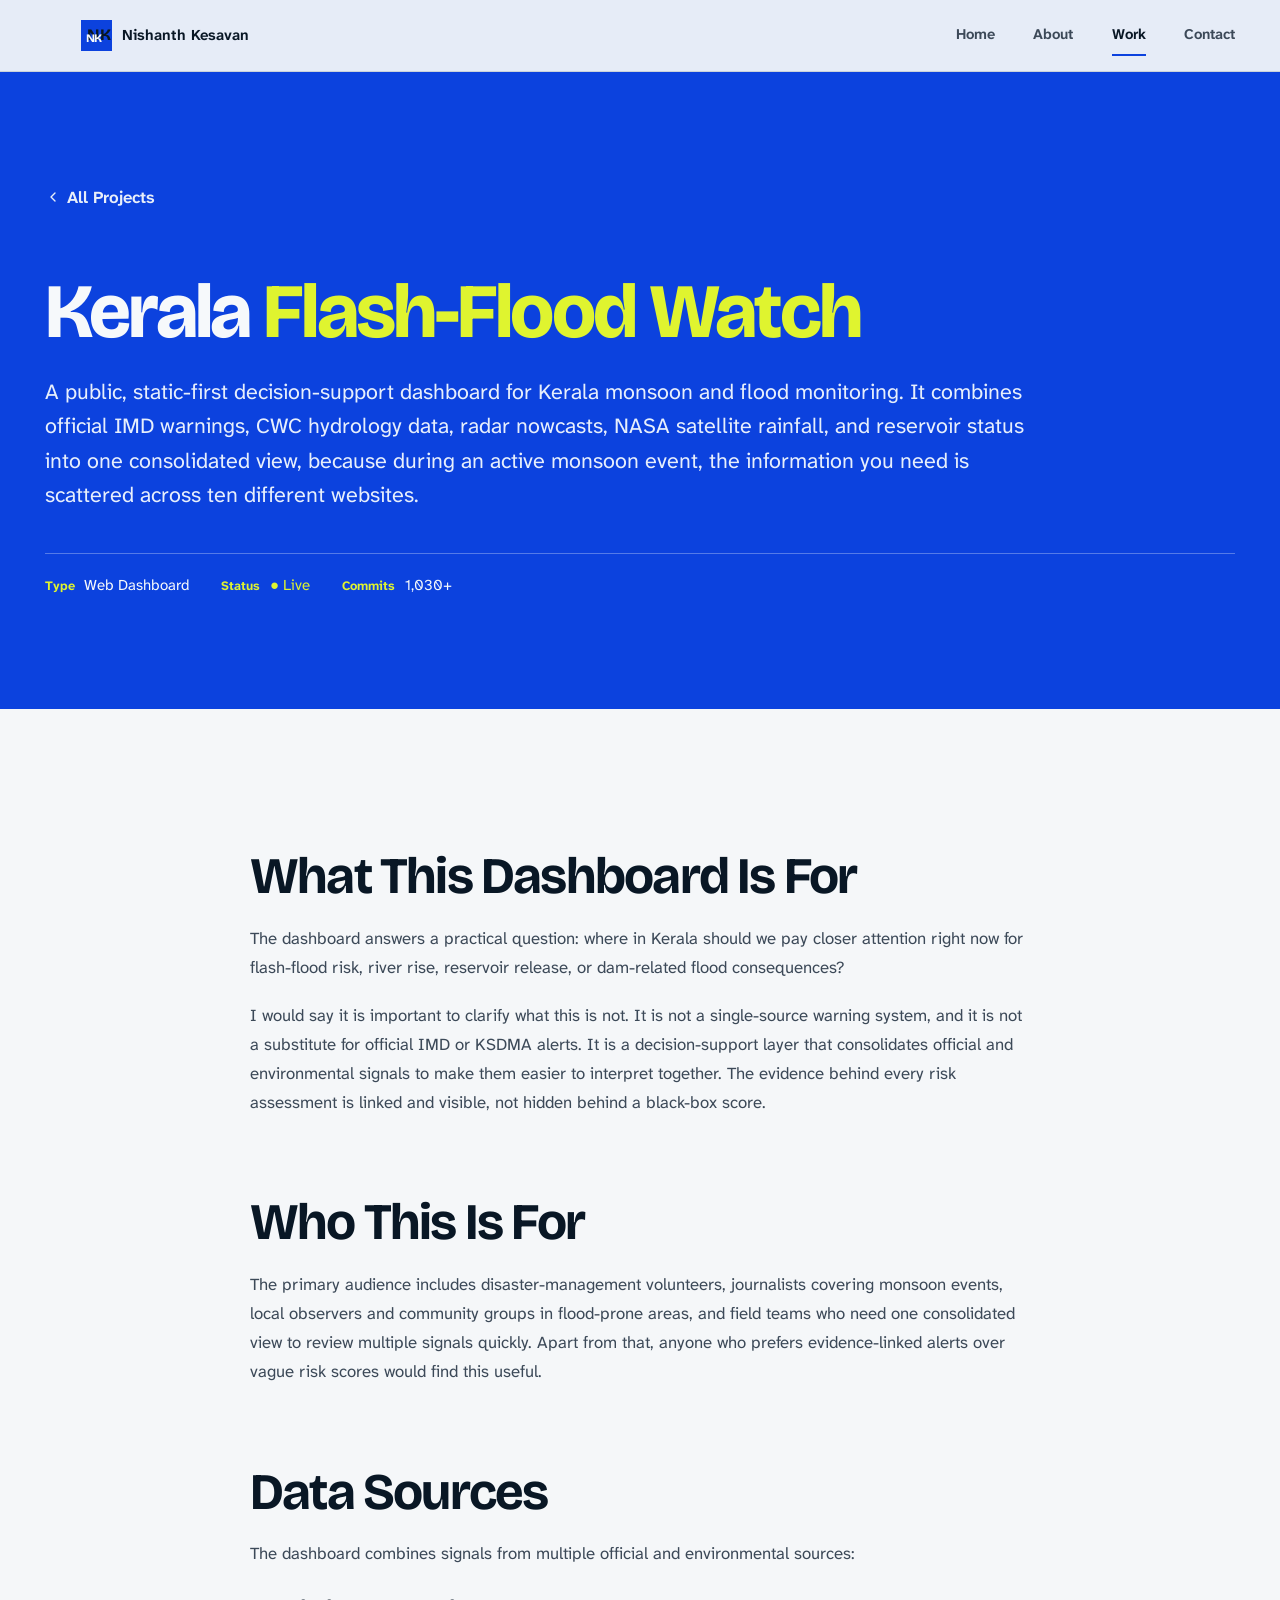
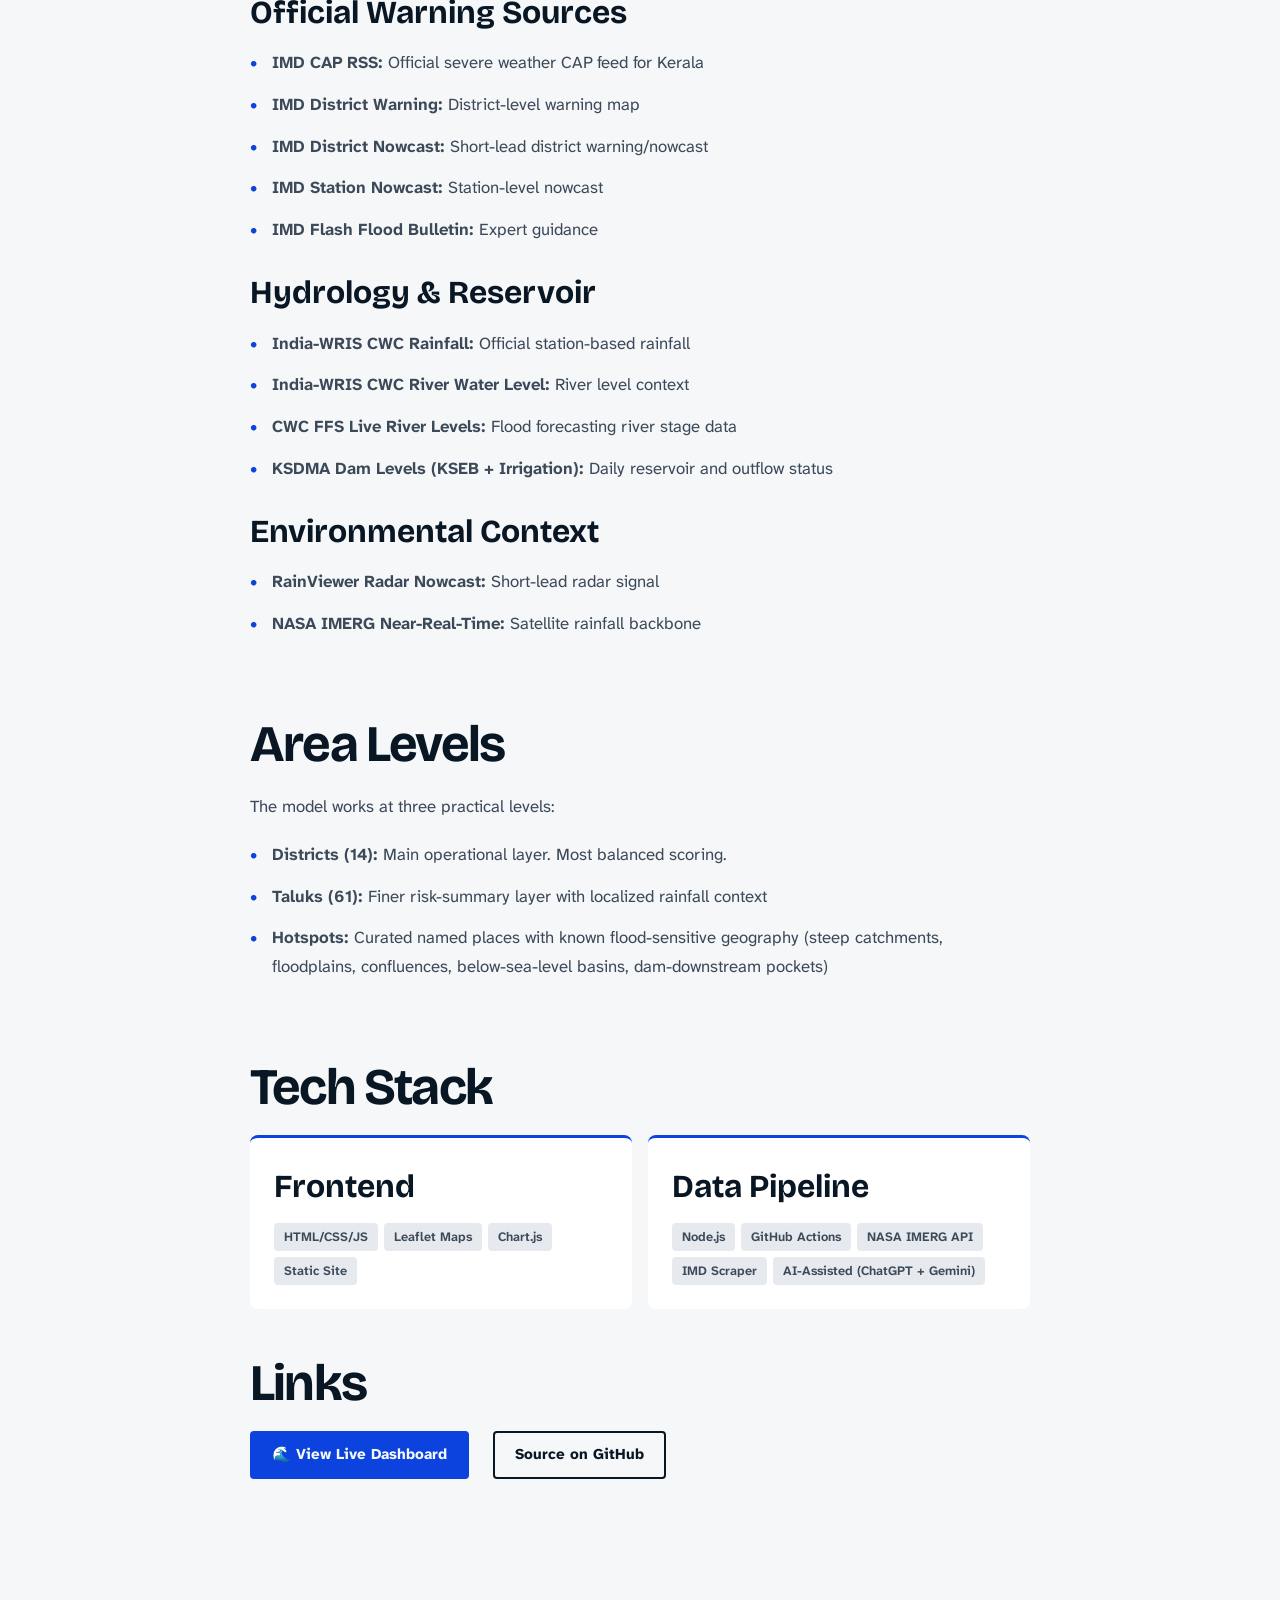
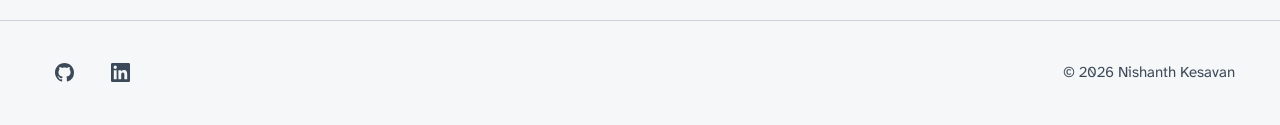
<file: projects/flash-flood-keralam/index.html>
<!DOCTYPE html>
<html lang="en">
<head>
  <meta charset="UTF-8">
  <meta name="viewport" content="width=device-width, initial-scale=1.0">
  <title>Kerala Flash-Flood Watch | Nishanth Kesavan</title>
  <meta name="description" content="Kerala Flash-Flood Watch: A decision-support dashboard for Kerala monsoon and flood monitoring. Combines IMD warnings, NASA IMERG, CWC, and KSDMA data.">
  <meta property="og:title" content="Kerala Flash-Flood Watch">
  <meta property="og:description" content="Decision-support dashboard combining official warnings, satellite rainfall, radar, and reservoir data for Kerala monsoon monitoring.">
  <meta property="og:url" content="https://nishanthkesavan.in/projects/flash-flood-keralam/">
  <link rel="canonical" href="https://nishanthkesavan.in/projects/flash-flood-keralam/">
  <link rel="icon" href="/assets/favicon.svg" type="image/svg+xml">
  <link rel="stylesheet" href="/css/styles.css?v=3">
</head>
<body>

  <!-- NAVBAR -->
  <nav class="navbar" id="navbar">
    <div class="navbar__inner">
      <a href="/" class="navbar__logo"><span class="navbar__logo-dot"></span>NK</a>
      <div class="navbar__links">
        <a href="/" class="navbar__link">Home</a>
        <a href="/about/" class="navbar__link">About</a>
        <a href="/projects/" class="navbar__link active">Work</a>
        <a href="/#contact" class="navbar__link">Contact</a>
      </div>
      <button class="navbar__hamburger" id="hamburger" aria-label="Open navigation menu" aria-expanded="false" aria-controls="mobile-menu"><span></span><span></span><span></span></button>
    </div>
    <div class="navbar__mobile-menu" id="mobile-menu">
      <a href="/" class="navbar__mobile-link">Home</a>
      <a href="/about/" class="navbar__mobile-link">About</a>
      <a href="/projects/" class="navbar__mobile-link">Work</a>
      <a href="/#contact" class="navbar__mobile-link">Contact</a>
    </div>
  </nav>

  <!-- PROJECT HERO -->
  <section class="project-hero">
    <div class="container project-hero__content">
      <a href="/projects/" class="project-hero__back fade-in">
        <svg xmlns="http://www.w3.org/2000/svg" width="16" height="16" viewBox="0 0 24 24" fill="none" stroke="currentColor" stroke-width="2" stroke-linecap="round" stroke-linejoin="round"><path d="m15 18-6-6 6-6"/></svg>
        All Projects
      </a>
      <h1 class="project-hero__title fade-in">
        Kerala <span class="gradient-text">Flash-Flood Watch</span>
      </h1>
      <p class="project-hero__subtitle fade-in">
        A public, static-first decision-support dashboard for Kerala monsoon and flood monitoring. It combines official IMD warnings, CWC hydrology data, radar nowcasts, NASA satellite rainfall, and reservoir status into one consolidated view, because during an active monsoon event, the information you need is scattered across ten different websites.
      </p>
      <div class="project-hero__meta fade-in">
        <div class="project-hero__meta-item">
          <span class="project-hero__meta-label">Type</span>
          Web Dashboard
        </div>
        <div class="project-hero__meta-item">
          <span class="project-hero__meta-label">Status</span>
          <span style="color: var(--color-accent);">● Live</span>
        </div>
        <div class="project-hero__meta-item">
          <span class="project-hero__meta-label">Commits</span>
          1,030+
        </div>
      </div>
    </div>
  </section>

  <!-- CONTENT -->
  <section class="section">
    <div class="container project-content">

      <div class="fade-in">
        <h2>What This Dashboard Is For</h2>
        <p>
          The dashboard answers a practical question: where in Kerala should we pay closer attention right now for flash-flood risk, river rise, reservoir release, or dam-related flood consequences?
        </p>
        <p>
          I would say it is important to clarify what this is not. It is not a single-source warning system, and it is not a substitute for official IMD or KSDMA alerts. It is a decision-support layer that consolidates official and environmental signals to make them easier to interpret together. The evidence behind every risk assessment is linked and visible, not hidden behind a black-box score.
        </p>
      </div>

      <div class="fade-in">
        <h2>Who This Is For</h2>
        <p>
          The primary audience includes disaster-management volunteers, journalists covering monsoon events, local observers and community groups in flood-prone areas, and field teams who need one consolidated view to review multiple signals quickly. Apart from that, anyone who prefers evidence-linked alerts over vague risk scores would find this useful.
        </p>
      </div>

      <div class="fade-in">
        <h2>Data Sources</h2>
        <p>The dashboard combines signals from multiple official and environmental sources:</p>

        <h3>Official Warning Sources</h3>
        <ul>
          <li><strong>IMD CAP RSS:</strong> Official severe weather CAP feed for Kerala</li>
          <li><strong>IMD District Warning:</strong> District-level warning map</li>
          <li><strong>IMD District Nowcast:</strong> Short-lead district warning/nowcast</li>
          <li><strong>IMD Station Nowcast:</strong> Station-level nowcast</li>
          <li><strong>IMD Flash Flood Bulletin:</strong> Expert guidance</li>
        </ul>

        <h3>Hydrology & Reservoir</h3>
        <ul>
          <li><strong>India-WRIS CWC Rainfall:</strong> Official station-based rainfall</li>
          <li><strong>India-WRIS CWC River Water Level:</strong> River level context</li>
          <li><strong>CWC FFS Live River Levels:</strong> Flood forecasting river stage data</li>
          <li><strong>KSDMA Dam Levels (KSEB + Irrigation):</strong> Daily reservoir and outflow status</li>
        </ul>

        <h3>Environmental Context</h3>
        <ul>
          <li><strong>RainViewer Radar Nowcast:</strong> Short-lead radar signal</li>
          <li><strong>NASA IMERG Near-Real-Time:</strong> Satellite rainfall backbone</li>
        </ul>
      </div>

      <div class="fade-in">
        <h2>Area Levels</h2>
        <p>The model works at three practical levels:</p>
        <ul>
          <li><strong>Districts (14):</strong> Main operational layer. Most balanced scoring.</li>
          <li><strong>Taluks (61):</strong> Finer risk-summary layer with localized rainfall context</li>
          <li><strong>Hotspots:</strong> Curated named places with known flood-sensitive geography (steep catchments, floodplains, confluences, below-sea-level basins, dam-downstream pockets)</li>
        </ul>
      </div>

      <div class="fade-in">
        <h2>Tech Stack</h2>
        <div class="skills-grid" style="max-width: 100%;">
          <div class="skill-card">
            <h3 class="skill-card__title">Frontend</h3>
            <div class="skill-card__list">
              <span class="tag">HTML/CSS/JS</span>
              <span class="tag">Leaflet Maps</span>
              <span class="tag">Chart.js</span>
              <span class="tag">Static Site</span>
            </div>
          </div>
          <div class="skill-card">
            <h3 class="skill-card__title">Data Pipeline</h3>
            <div class="skill-card__list">
              <span class="tag">Node.js</span>
              <span class="tag">GitHub Actions</span>
              <span class="tag">NASA IMERG API</span>
              <span class="tag">IMD Scraper</span>
              <span class="tag">AI-Assisted (ChatGPT + Gemini)</span>
            </div>
          </div>
        </div>
      </div>

      <div class="fade-in" style="margin-top: var(--space-2xl);">
        <h2>Links</h2>
        <div style="display: flex; gap: var(--space-lg); flex-wrap: wrap; align-items: center;">
          <a href="/projects/flash-flood-keralam/app/" target="_blank" rel="noopener" class="btn btn--primary">
            🌊 View Live Dashboard
          </a>
          <a href="https://github.com/kinkate18nic/kerala_flashflood_alert" target="_blank" rel="noopener" class="btn btn--secondary">
            Source on GitHub
          </a>
        </div>
      </div>

    </div>
  </section>

  <!-- FOOTER -->
  <footer class="footer">
    <div class="container">
      <div class="footer__social">
        <a href="https://github.com/kinkate18nic" target="_blank" rel="noopener" class="footer__social-link" aria-label="GitHub"><svg xmlns="http://www.w3.org/2000/svg" width="20" height="20" viewBox="0 0 24 24" fill="currentColor"><path d="M12 0C5.37 0 0 5.37 0 12c0 5.31 3.435 9.795 8.205 11.385.6.105.825-.255.825-.57 0-.285-.015-1.23-.015-2.235-3.015.555-3.795-.735-4.035-1.41-.135-.345-.72-1.41-1.23-1.695-.42-.225-1.02-.78-.015-.795.945-.015 1.62.87 1.845 1.23 1.08 1.815 2.805 1.305 3.495.99.105-.78.42-1.305.765-1.605-2.67-.3-5.46-1.335-5.46-5.925 0-1.305.465-2.385 1.23-3.225-.12-.3-.54-1.53.12-3.18 0 0 1.005-.315 3.3 1.23.96-.27 1.98-.405 3-.405s2.04.135 3 .405c2.295-1.56 3.3-1.23 3.3-1.23.66 1.65.24 2.88.12 3.18.765.84 1.23 1.905 1.23 3.225 0 4.605-2.805 5.625-5.475 5.925.435.375.81 1.095.81 2.22 0 1.605-.015 2.895-.015 3.3 0 .315.225.69.825.57A12.02 12.02 0 0 0 24 12c0-6.63-5.37-12-12-12z"/></svg></a>
        <a href="https://www.linkedin.com/in/nishanth-kesavan/" target="_blank" rel="noopener" class="footer__social-link" aria-label="LinkedIn"><svg xmlns="http://www.w3.org/2000/svg" width="20" height="20" viewBox="0 0 24 24" fill="currentColor"><path d="M20.447 20.452h-3.554v-5.569c0-1.328-.027-3.037-1.852-3.037-1.853 0-2.136 1.445-2.136 2.939v5.667H9.351V9h3.414v1.561h.046c.477-.9 1.637-1.85 3.37-1.85 3.601 0 4.267 2.37 4.267 5.455v6.286zM5.337 7.433a2.062 2.062 0 0 1-2.063-2.065 2.064 2.064 0 1 1 2.063 2.065zm1.782 13.019H3.555V9h3.564v11.452zM22.225 0H1.771C.792 0 0 .774 0 1.729v20.542C0 23.227.792 24 1.771 24h20.451C23.2 24 24 23.227 24 22.271V1.729C24 .774 23.2 0 22.222 0h.003z"/></svg></a>
      </div>
      <p class="footer__text">© 2026 Nishanth Kesavan</p>
    </div>
  </footer>

  <script src="/js/main.js"></script>
</body>
</html>
</file>
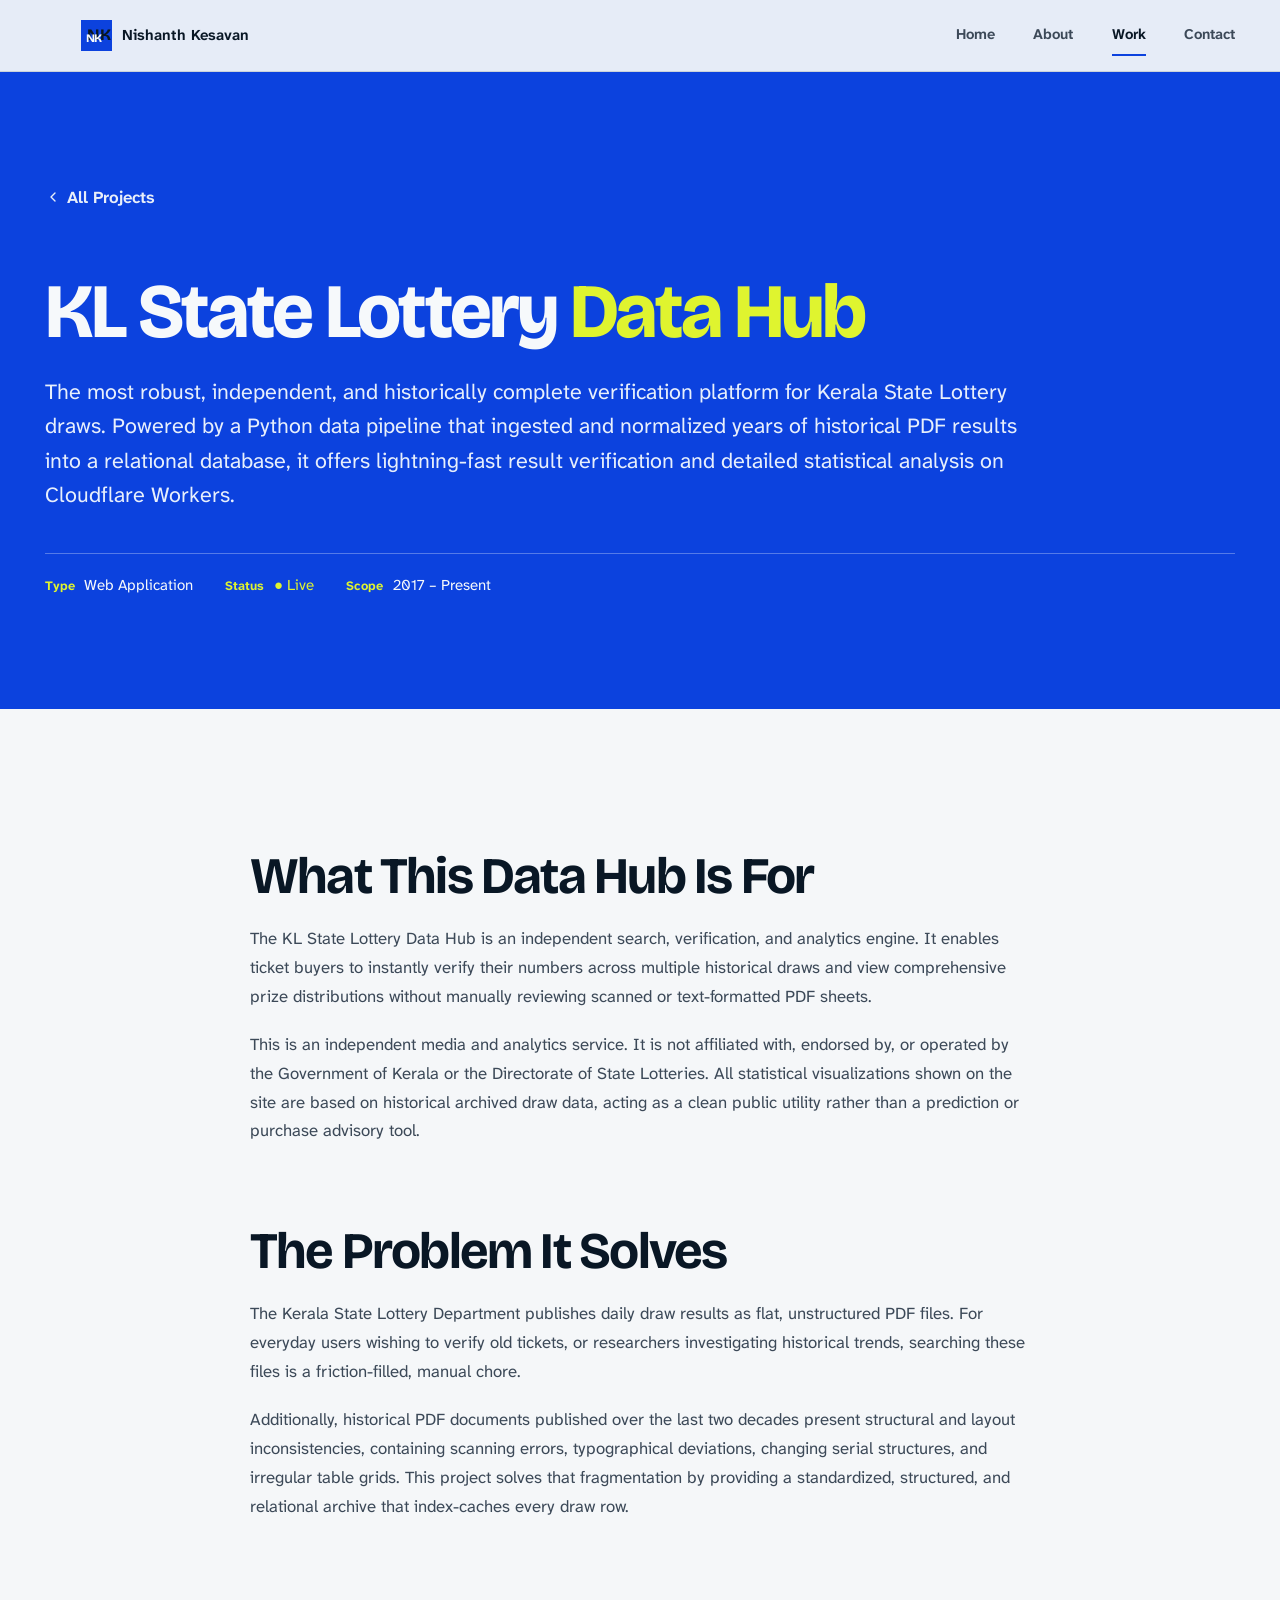
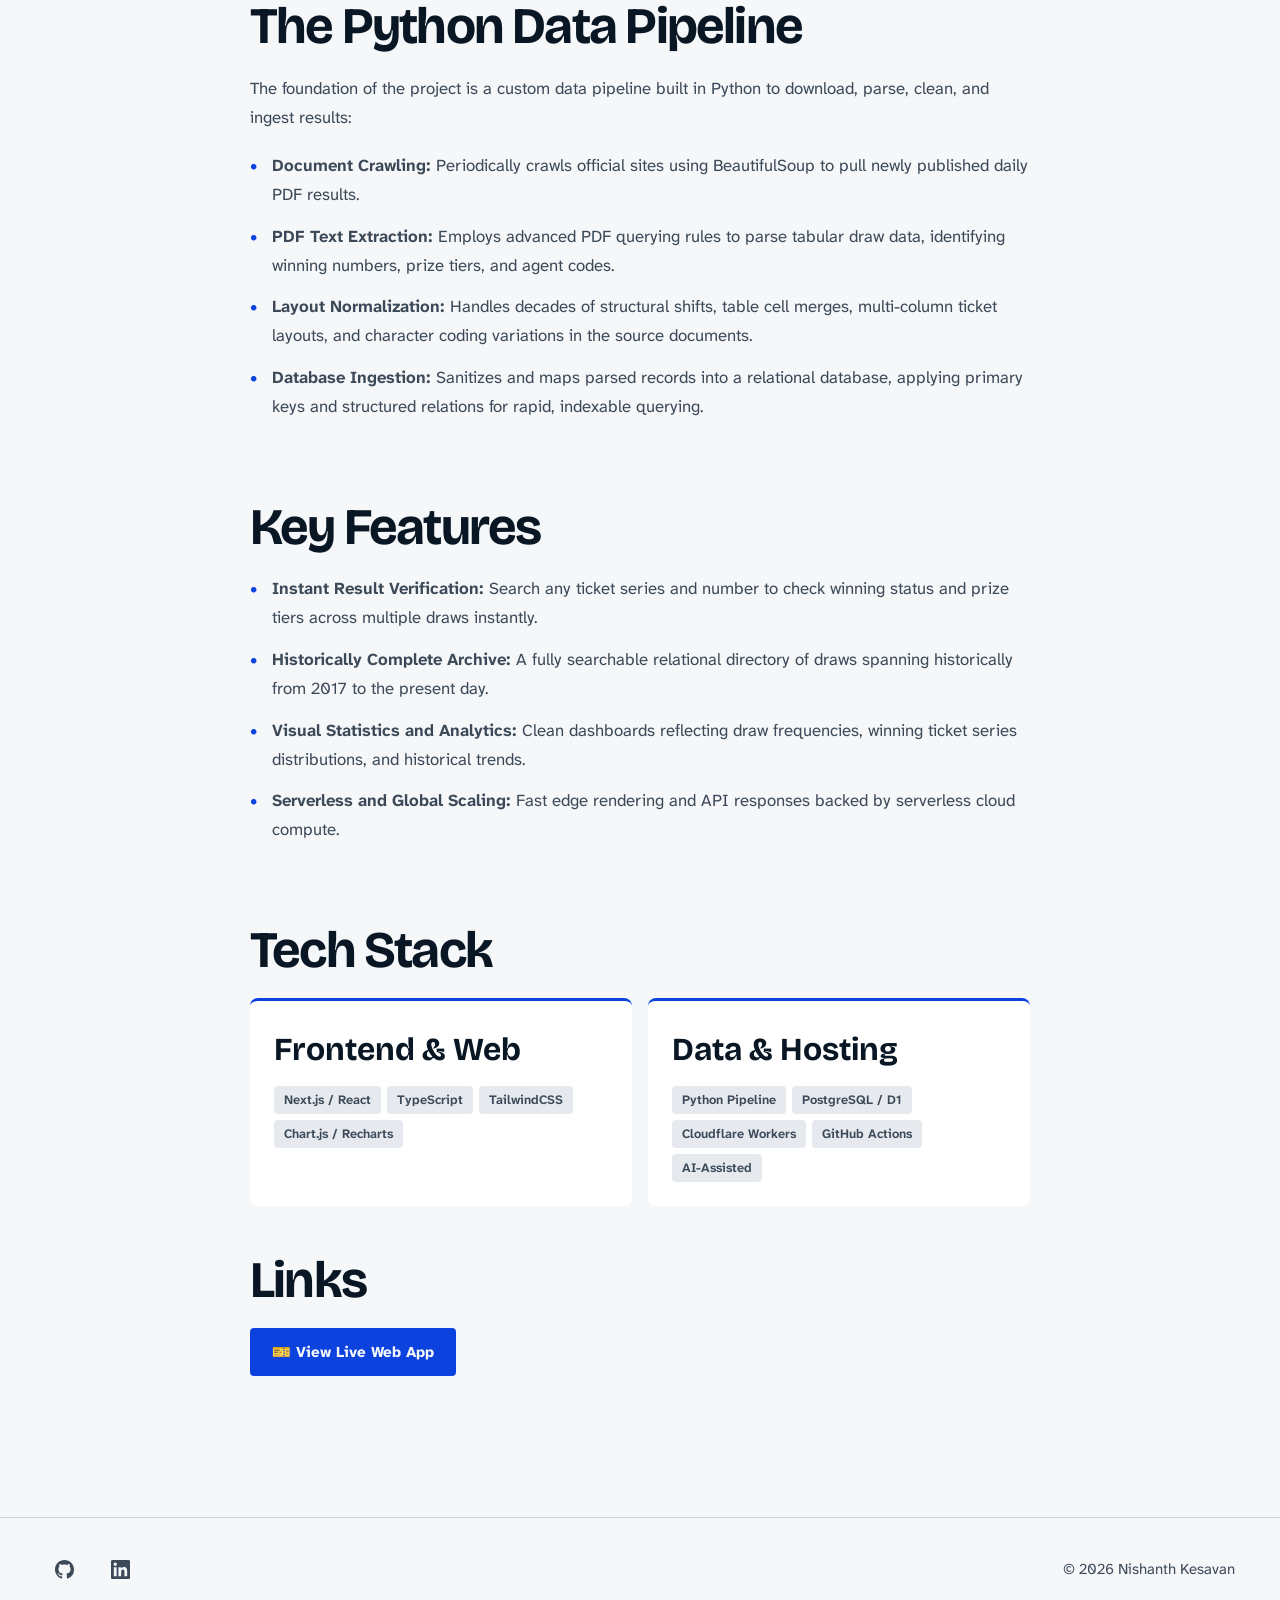
<file: projects/kerala-lottery-hub/index.html>
<!DOCTYPE html>
<html lang="en">
<head>
  <meta charset="UTF-8">
  <meta name="viewport" content="width=device-width, initial-scale=1.0">
  <title>KL State Lottery Data Hub | Nishanth Kesavan</title>
  <meta name="description" content="KL State Lottery Data Hub: A robust, independent search and verification platform for Kerala State Lottery draws. Parses decades of PDF results into structured database records.">
  <meta property="og:title" content="KL State Lottery Data Hub">
  <meta property="og:description" content="Independent verification platform and search engine combining Python data pipelines and Next.js serverless apps to search decades of Kerala lottery results.">
  <meta property="og:url" content="https://nishanthkesavan.in/projects/kerala-lottery-hub/">
  <link rel="canonical" href="https://nishanthkesavan.in/projects/kerala-lottery-hub/">
  <link rel="icon" href="/assets/favicon.svg" type="image/svg+xml">
  <link rel="stylesheet" href="/css/styles.css?v=3">
</head>
<body>

  <!-- NAVBAR -->
  <nav class="navbar" id="navbar">
    <div class="navbar__inner">
      <a href="/" class="navbar__logo"><span class="navbar__logo-dot"></span>NK</a>
      <div class="navbar__links">
        <a href="/" class="navbar__link">Home</a>
        <a href="/about/" class="navbar__link">About</a>
        <a href="/projects/" class="navbar__link active">Work</a>
        <a href="/#contact" class="navbar__link">Contact</a>
      </div>
      <button class="navbar__hamburger" id="hamburger" aria-label="Open navigation menu" aria-expanded="false" aria-controls="mobile-menu"><span></span><span></span><span></span></button>
    </div>
    <div class="navbar__mobile-menu" id="mobile-menu">
      <a href="/" class="navbar__mobile-link">Home</a>
      <a href="/about/" class="navbar__mobile-link">About</a>
      <a href="/projects/" class="navbar__mobile-link">Work</a>
      <a href="/#contact" class="navbar__mobile-link">Contact</a>
    </div>
  </nav>

  <!-- PROJECT HERO -->
  <section class="project-hero">
    <div class="container project-hero__content">
      <a href="/projects/" class="project-hero__back fade-in">
        <svg xmlns="http://www.w3.org/2000/svg" width="16" height="16" viewBox="0 0 24 24" fill="none" stroke="currentColor" stroke-width="2" stroke-linecap="round" stroke-linejoin="round"><path d="m15 18-6-6 6-6"/></svg>
        All Projects
      </a>
      <h1 class="project-hero__title fade-in">
        KL State Lottery <span class="gradient-text">Data Hub</span>
      </h1>
      <p class="project-hero__subtitle fade-in">
        The most robust, independent, and historically complete verification platform for Kerala State Lottery draws. Powered by a Python data pipeline that ingested and normalized years of historical PDF results into a relational database, it offers lightning-fast result verification and detailed statistical analysis on Cloudflare Workers.
      </p>
      <div class="project-hero__meta fade-in">
        <div class="project-hero__meta-item">
          <span class="project-hero__meta-label">Type</span>
          Web Application
        </div>
        <div class="project-hero__meta-item">
          <span class="project-hero__meta-label">Status</span>
          <span style="color: var(--color-accent);">● Live</span>
        </div>
        <div class="project-hero__meta-item">
          <span class="project-hero__meta-label">Scope</span>
          2017 – Present
        </div>
      </div>
    </div>
  </section>

  <!-- CONTENT -->
  <section class="section">
    <div class="container project-content">

      <div class="fade-in">
        <h2>What This Data Hub Is For</h2>
        <p>
          The KL State Lottery Data Hub is an independent search, verification, and analytics engine. It enables ticket buyers to instantly verify their numbers across multiple historical draws and view comprehensive prize distributions without manually reviewing scanned or text-formatted PDF sheets.
        </p>
        <p>
          This is an independent media and analytics service. It is not affiliated with, endorsed by, or operated by the Government of Kerala or the Directorate of State Lotteries. All statistical visualizations shown on the site are based on historical archived draw data, acting as a clean public utility rather than a prediction or purchase advisory tool.
        </p>
      </div>

      <div class="fade-in">
        <h2>The Problem It Solves</h2>
        <p>
          The Kerala State Lottery Department publishes daily draw results as flat, unstructured PDF files. For everyday users wishing to verify old tickets, or researchers investigating historical trends, searching these files is a friction-filled, manual chore.
        </p>
        <p>
          Additionally, historical PDF documents published over the last two decades present structural and layout inconsistencies, containing scanning errors, typographical deviations, changing serial structures, and irregular table grids. This project solves that fragmentation by providing a standardized, structured, and relational archive that index-caches every draw row.
        </p>
      </div>

      <div class="fade-in">
        <h2>The Python Data Pipeline</h2>
        <p>
          The foundation of the project is a custom data pipeline built in Python to download, parse, clean, and ingest results:
        </p>
        <ul>
          <li><strong>Document Crawling:</strong> Periodically crawls official sites using BeautifulSoup to pull newly published daily PDF results.</li>
          <li><strong>PDF Text Extraction:</strong> Employs advanced PDF querying rules to parse tabular draw data, identifying winning numbers, prize tiers, and agent codes.</li>
          <li><strong>Layout Normalization:</strong> Handles decades of structural shifts, table cell merges, multi-column ticket layouts, and character coding variations in the source documents.</li>
          <li><strong>Database Ingestion:</strong> Sanitizes and maps parsed records into a relational database, applying primary keys and structured relations for rapid, indexable querying.</li>
        </ul>
      </div>

      <div class="fade-in">
        <h2>Key Features</h2>
        <ul>
          <li><strong>Instant Result Verification:</strong> Search any ticket series and number to check winning status and prize tiers across multiple draws instantly.</li>
          <li><strong>Historically Complete Archive:</strong> A fully searchable relational directory of draws spanning historically from 2017 to the present day.</li>
          <li><strong>Visual Statistics and Analytics:</strong> Clean dashboards reflecting draw frequencies, winning ticket series distributions, and historical trends.</li>
          <li><strong>Serverless and Global Scaling:</strong> Fast edge rendering and API responses backed by serverless cloud compute.</li>
        </ul>
      </div>

      <div class="fade-in">
        <h2>Tech Stack</h2>
        <div class="skills-grid" style="max-width: 100%;">
          <div class="skill-card">
            <h3 class="skill-card__title">Frontend & Web</h3>
            <div class="skill-card__list">
              <span class="tag">Next.js / React</span>
              <span class="tag">TypeScript</span>
              <span class="tag">TailwindCSS</span>
              <span class="tag">Chart.js / Recharts</span>
            </div>
          </div>
          <div class="skill-card">
            <h3 class="skill-card__title">Data & Hosting</h3>
            <div class="skill-card__list">
              <span class="tag">Python Pipeline</span>
              <span class="tag">PostgreSQL / D1</span>
              <span class="tag">Cloudflare Workers</span>
              <span class="tag">GitHub Actions</span>
              <span class="tag">AI-Assisted</span>
            </div>
          </div>
        </div>
      </div>

      <div class="fade-in" style="margin-top: var(--space-2xl);">
        <h2>Links</h2>
        <div style="display: flex; gap: var(--space-lg); flex-wrap: wrap; align-items: center;">
          <a href="https://kerala-state-lottery-hub.kinkate18nic.workers.dev/" target="_blank" rel="noopener" class="btn btn--primary">
            🎫 View Live Web App
          </a>
        </div>
      </div>

    </div>
  </section>

  <!-- FOOTER -->
  <footer class="footer">
    <div class="container">
      <div class="footer__social">
        <a href="https://github.com/kinkate18nic" target="_blank" rel="noopener" class="footer__social-link" aria-label="GitHub"><svg xmlns="http://www.w3.org/2000/svg" width="20" height="20" viewBox="0 0 24 24" fill="currentColor"><path d="M12 0C5.37 0 0 5.37 0 12c0 5.31 3.435 9.795 8.205 11.385.6.105.825-.255.825-.57 0-.285-.015-1.23-.015-2.235-3.015.555-3.795-.735-4.035-1.41-.135-.345-.72-1.41-1.23-1.695-.42-.225-1.02-.78-.015-.795.945-.015 1.62.87 1.845 1.23 1.08 1.815 2.805 1.305 3.495.99.105-.78.42-1.305.765-1.605-2.67-.3-5.46-1.335-5.46-5.925 0-1.305.465-2.385 1.23-3.225-.12-.3-.54-1.53.12-3.18 0 0 1.005-.315 3.3 1.23.96-.27 1.98-.405 3-.405s2.04.135 3 .405c2.295-1.56 3.3-1.23 3.3-1.23.66 1.65.24 2.88.12 3.18.765.84 1.23 1.905 1.23 3.225 0 4.605-2.805 5.625-5.475 5.925.435.375.81 1.095.81 2.22 0 1.605-.015 2.895-.015 3.3 0 .315.225.69.825.57A12.02 12.02 0 0 0 24 12c0-6.63-5.37-12-12-12z"/></svg></a>
        <a href="https://www.linkedin.com/in/nishanth-kesavan/" target="_blank" rel="noopener" class="footer__social-link" aria-label="LinkedIn"><svg xmlns="http://www.w3.org/2000/svg" width="20" height="20" viewBox="0 0 24 24" fill="currentColor"><path d="M20.447 20.452h-3.554v-5.569c0-1.328-.027-3.037-1.852-3.037-1.853 0-2.136 1.445-2.136 2.939v5.667H9.351V9h3.414v1.561h.046c.477-.9 1.637-1.85 3.37-1.85 3.601 0 4.267 2.37 4.267 5.455v6.286zM5.337 7.433a2.062 2.062 0 0 1-2.063-2.065 2.064 2.064 0 1 1 2.063 2.065zm1.782 13.019H3.555V9h3.564v11.452zM22.225 0H1.771C.792 0 0 .774 0 1.729v20.542C0 23.227.792 24 1.771 24h20.451C23.2 24 24 23.227 24 22.271V1.729C24 .774 23.2 0 22.222 0h.003z"/></svg></a>
      </div>
      <p class="footer__text">© 2026 Nishanth Kesavan</p>
    </div>
  </footer >

  <script src="/js/main.js"></script>
</body>
</html>
</file>
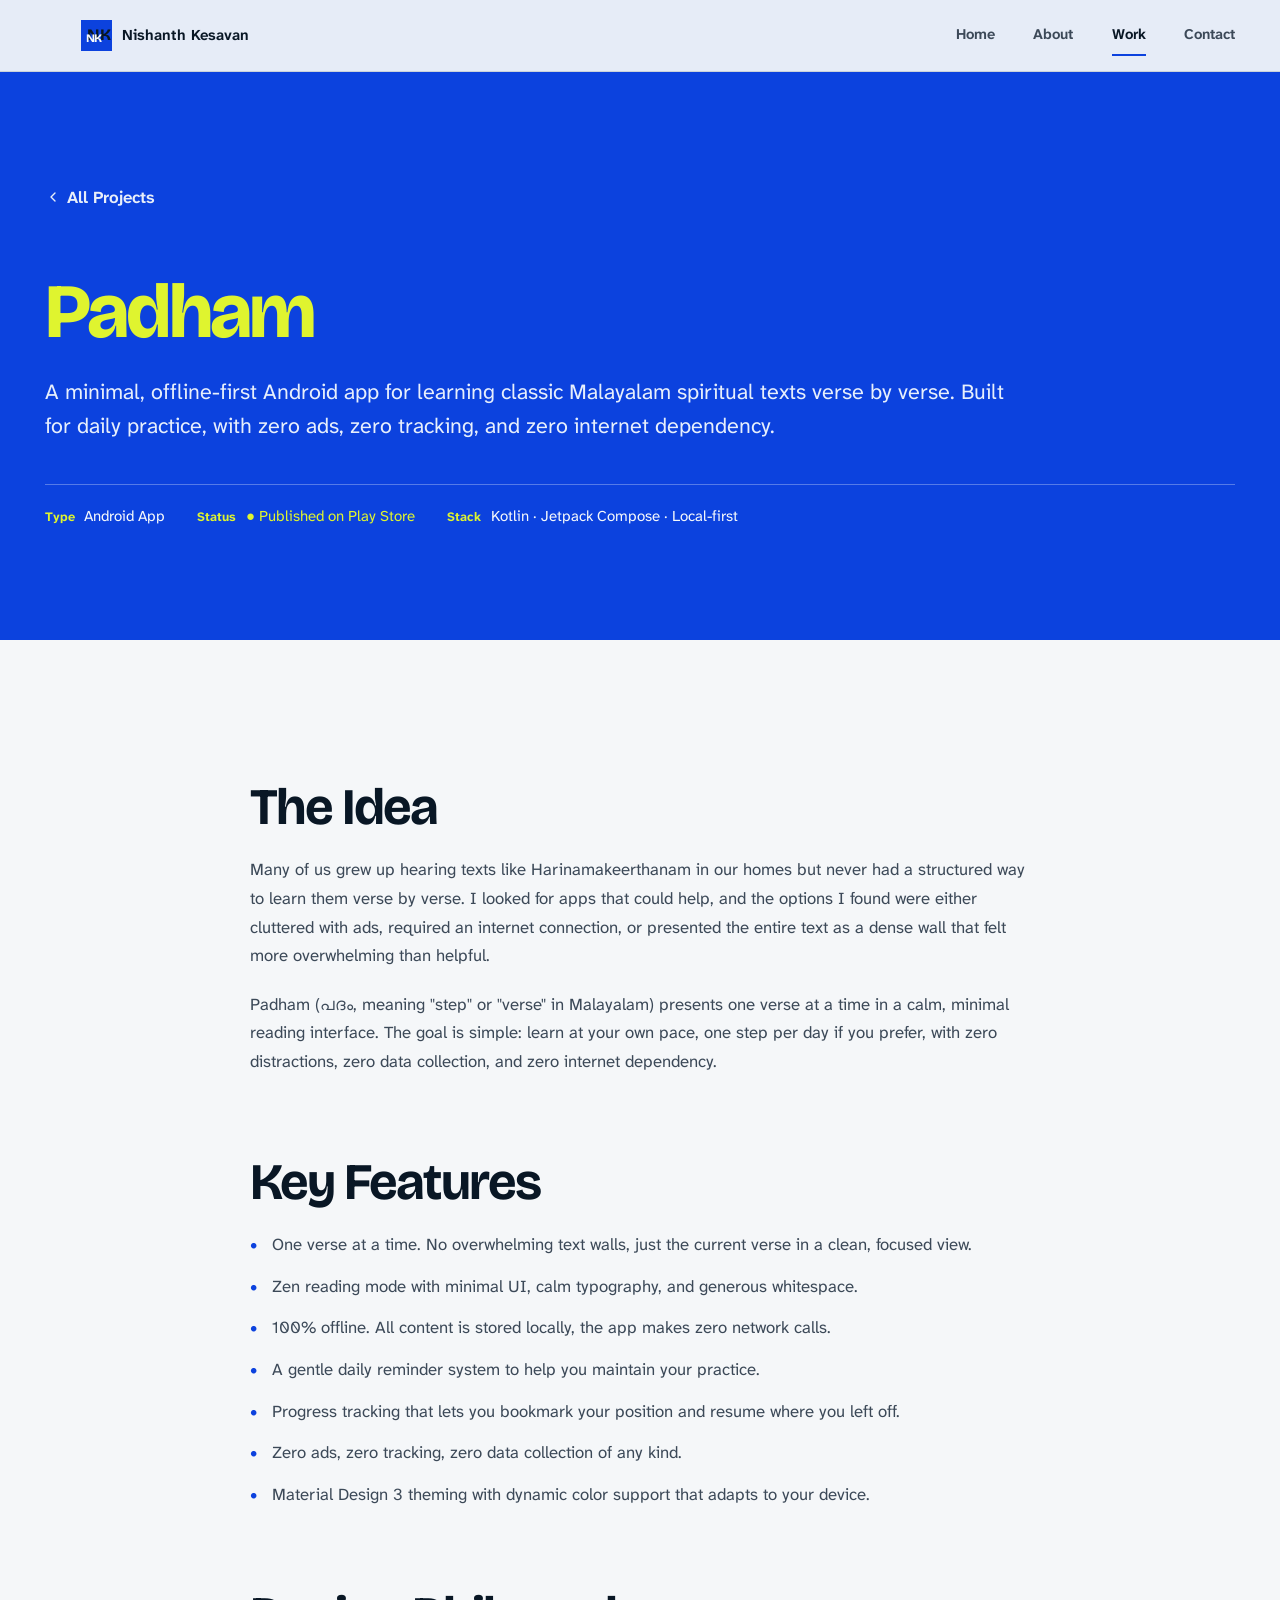
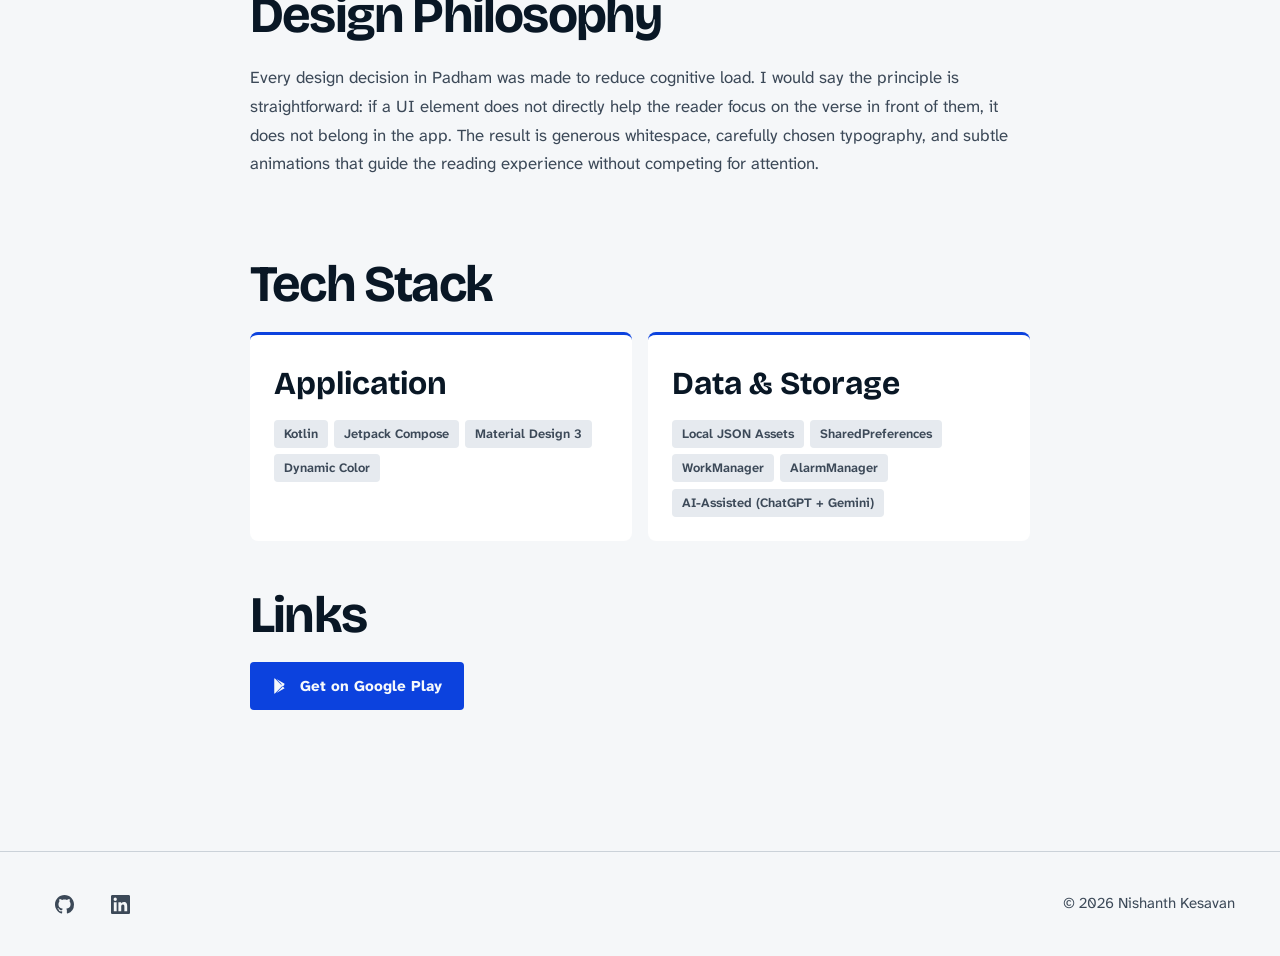
<file: projects/padham/index.html>
<!DOCTYPE html>
<html lang="en">
<head>
  <meta charset="UTF-8">
  <meta name="viewport" content="width=device-width, initial-scale=1.0">
  <title>Padham — Nishanth Kesavan</title>
  <meta name="description" content="Padham: Daily spiritual wisdom, step by step. Learn classic Malayalam texts like Harinamakeerthanam in a distraction-free Zen reading mode. Android app.">
  <meta property="og:title" content="Padham — Malayalam Spiritual Text Reader">
  <meta property="og:description" content="Daily spiritual wisdom, step by step. Learn classic Malayalam texts in Zen mode.">
  <meta property="og:url" content="https://nishanthkesavan.in/projects/padham/">
  <link rel="canonical" href="https://nishanthkesavan.in/projects/padham/">
  <link rel="icon" href="/assets/favicon.svg" type="image/svg+xml">
  <link rel="stylesheet" href="/css/styles.css?v=3">
</head>
<body>

  <!-- NAVBAR -->
  <nav class="navbar" id="navbar">
    <div class="navbar__inner">
      <a href="/" class="navbar__logo"><span class="navbar__logo-dot"></span>NK</a>
      <div class="navbar__links">
        <a href="/" class="navbar__link">Home</a>
        <a href="/about/" class="navbar__link">About</a>
        <a href="/projects/" class="navbar__link active">Work</a>
        <a href="/#contact" class="navbar__link">Contact</a>
      </div>
      <button class="navbar__hamburger" id="hamburger" aria-label="Open navigation menu" aria-expanded="false" aria-controls="mobile-menu"><span></span><span></span><span></span></button>
    </div>
    <div class="navbar__mobile-menu" id="mobile-menu">
      <a href="/" class="navbar__mobile-link">Home</a>
      <a href="/about/" class="navbar__mobile-link">About</a>
      <a href="/projects/" class="navbar__mobile-link">Work</a>
      <a href="/#contact" class="navbar__mobile-link">Contact</a>
    </div>
  </nav>

  <!-- PROJECT HERO -->
  <section class="project-hero">
    <div class="container project-hero__content">
      <a href="/projects/" class="project-hero__back fade-in">
        <svg xmlns="http://www.w3.org/2000/svg" width="16" height="16" viewBox="0 0 24 24" fill="none" stroke="currentColor" stroke-width="2" stroke-linecap="round" stroke-linejoin="round"><path d="m15 18-6-6 6-6"/></svg>
        All Projects
      </a>
      <h1 class="project-hero__title fade-in">
        <span class="gradient-text">Padham</span>
      </h1>
      <p class="project-hero__subtitle fade-in">
        A minimal, offline-first Android app for learning classic Malayalam spiritual texts verse by verse. Built for daily practice, with zero ads, zero tracking, and zero internet dependency.
      </p>
      <div class="project-hero__meta fade-in">
        <div class="project-hero__meta-item">
          <span class="project-hero__meta-label">Type</span>
          Android App
        </div>
        <div class="project-hero__meta-item">
          <span class="project-hero__meta-label">Status</span>
          <span style="color: var(--color-accent-blue);">● Published on Play Store</span>
        </div>
        <div class="project-hero__meta-item">
          <span class="project-hero__meta-label">Stack</span>
          Kotlin · Jetpack Compose · Local-first
        </div>
      </div>
    </div>
  </section>

  <!-- CONTENT -->
  <section class="section">
    <div class="container project-content">

      <div class="fade-in">
        <h2>The Idea</h2>
        <p>
          Many of us grew up hearing texts like Harinamakeerthanam in our homes but never had a structured way to learn them verse by verse. I looked for apps that could help, and the options I found were either cluttered with ads, required an internet connection, or presented the entire text as a dense wall that felt more overwhelming than helpful.
        </p>
        <p>
          Padham (പദം, meaning "step" or "verse" in Malayalam) presents one verse at a time in a calm, minimal reading interface. The goal is simple: learn at your own pace, one step per day if you prefer, with zero distractions, zero data collection, and zero internet dependency.
        </p>
      </div>

      <div class="fade-in">
        <h2>Key Features</h2>
        <ul>
          <li>One verse at a time. No overwhelming text walls, just the current verse in a clean, focused view.</li>
          <li>Zen reading mode with minimal UI, calm typography, and generous whitespace.</li>
          <li>100% offline. All content is stored locally, the app makes zero network calls.</li>
          <li>A gentle daily reminder system to help you maintain your practice.</li>
          <li>Progress tracking that lets you bookmark your position and resume where you left off.</li>
          <li>Zero ads, zero tracking, zero data collection of any kind.</li>
          <li>Material Design 3 theming with dynamic color support that adapts to your device.</li>
        </ul>
      </div>

      <div class="fade-in">
        <h2>Design Philosophy</h2>
        <p>
          Every design decision in Padham was made to reduce cognitive load. I would say the principle is straightforward: if a UI element does not directly help the reader focus on the verse in front of them, it does not belong in the app. The result is generous whitespace, carefully chosen typography, and subtle animations that guide the reading experience without competing for attention.
        </p>
      </div>

      <div class="fade-in">
        <h2>Tech Stack</h2>
        <div class="skills-grid" style="max-width: 100%;">
          <div class="skill-card">
            <h3 class="skill-card__title">Application</h3>
            <div class="skill-card__list">
              <span class="tag">Kotlin</span>
              <span class="tag">Jetpack Compose</span>
              <span class="tag">Material Design 3</span>
              <span class="tag">Dynamic Color</span>
            </div>
          </div>
          <div class="skill-card">
            <h3 class="skill-card__title">Data & Storage</h3>
            <div class="skill-card__list">
              <span class="tag">Local JSON Assets</span>
              <span class="tag">SharedPreferences</span>
              <span class="tag">WorkManager</span>
              <span class="tag">AlarmManager</span>
              <span class="tag">AI-Assisted (ChatGPT + Gemini)</span>
            </div>
          </div>
        </div>
      </div>

      <div class="fade-in" style="margin-top: var(--space-2xl);">
        <h2>Links</h2>
        <div style="display: flex; gap: var(--space-lg); flex-wrap: wrap; align-items: center;">
          <a href="https://play.google.com/store/apps/details?id=com.nish.padham" target="_blank" rel="noopener" class="btn btn--primary">
            <svg xmlns="http://www.w3.org/2000/svg" width="18" height="18" viewBox="0 0 24 24" fill="currentColor"><path d="M3.609 1.814L13.792 12 3.61 22.186a.996.996 0 0 1-.61-.92V2.734a1 1 0 0 1 .609-.92zm10.89 10.893l2.302 2.302-10.937 6.333zm2.302-2.302L14.5 12.707l-2.302-2.302 2.302-2.302zM5.864 2.658L16.8 8.99l-2.302 2.303z"/></svg>
            Get on Google Play
          </a>
        </div>
      </div>

    </div>
  </section>

  <!-- FOOTER -->
  <footer class="footer">
    <div class="container">
      <div class="footer__social">
        <a href="https://github.com/kinkate18nic" target="_blank" rel="noopener" class="footer__social-link" aria-label="GitHub"><svg xmlns="http://www.w3.org/2000/svg" width="20" height="20" viewBox="0 0 24 24" fill="currentColor"><path d="M12 0C5.37 0 0 5.37 0 12c0 5.31 3.435 9.795 8.205 11.385.6.105.825-.255.825-.57 0-.285-.015-1.23-.015-2.235-3.015.555-3.795-.735-4.035-1.41-.135-.345-.72-1.41-1.23-1.695-.42-.225-1.02-.78-.015-.795.945-.015 1.62.87 1.845 1.23 1.08 1.815 2.805 1.305 3.495.99.105-.78.42-1.305.765-1.605-2.67-.3-5.46-1.335-5.46-5.925 0-1.305.465-2.385 1.23-3.225-.12-.3-.54-1.53.12-3.18 0 0 1.005-.315 3.3 1.23.96-.27 1.98-.405 3-.405s2.04.135 3 .405c2.295-1.56 3.3-1.23 3.3-1.23.66 1.65.24 2.88.12 3.18.765.84 1.23 1.905 1.23 3.225 0 4.605-2.805 5.625-5.475 5.925.435.375.81 1.095.81 2.22 0 1.605-.015 2.895-.015 3.3 0 .315.225.69.825.57A12.02 12.02 0 0 0 24 12c0-6.63-5.37-12-12-12z"/></svg></a>
        <a href="https://www.linkedin.com/in/nishanth-kesavan/" target="_blank" rel="noopener" class="footer__social-link" aria-label="LinkedIn"><svg xmlns="http://www.w3.org/2000/svg" width="20" height="20" viewBox="0 0 24 24" fill="currentColor"><path d="M20.447 20.452h-3.554v-5.569c0-1.328-.027-3.037-1.852-3.037-1.853 0-2.136 1.445-2.136 2.939v5.667H9.351V9h3.414v1.561h.046c.477-.9 1.637-1.85 3.37-1.85 3.601 0 4.267 2.37 4.267 5.455v6.286zM5.337 7.433a2.062 2.062 0 0 1-2.063-2.065 2.064 2.064 0 1 1 2.063 2.065zm1.782 13.019H3.555V9h3.564v11.452zM22.225 0H1.771C.792 0 0 .774 0 1.729v20.542C0 23.227.792 24 1.771 24h20.451C23.2 24 24 23.227 24 22.271V1.729C24 .774 23.2 0 22.222 0h.003z"/></svg></a>
      </div>
      <p class="footer__text">© 2026 Nishanth Kesavan</p>
    </div>
  </footer>

  <script src="/js/main.js"></script>
</body>
</html>
</file>
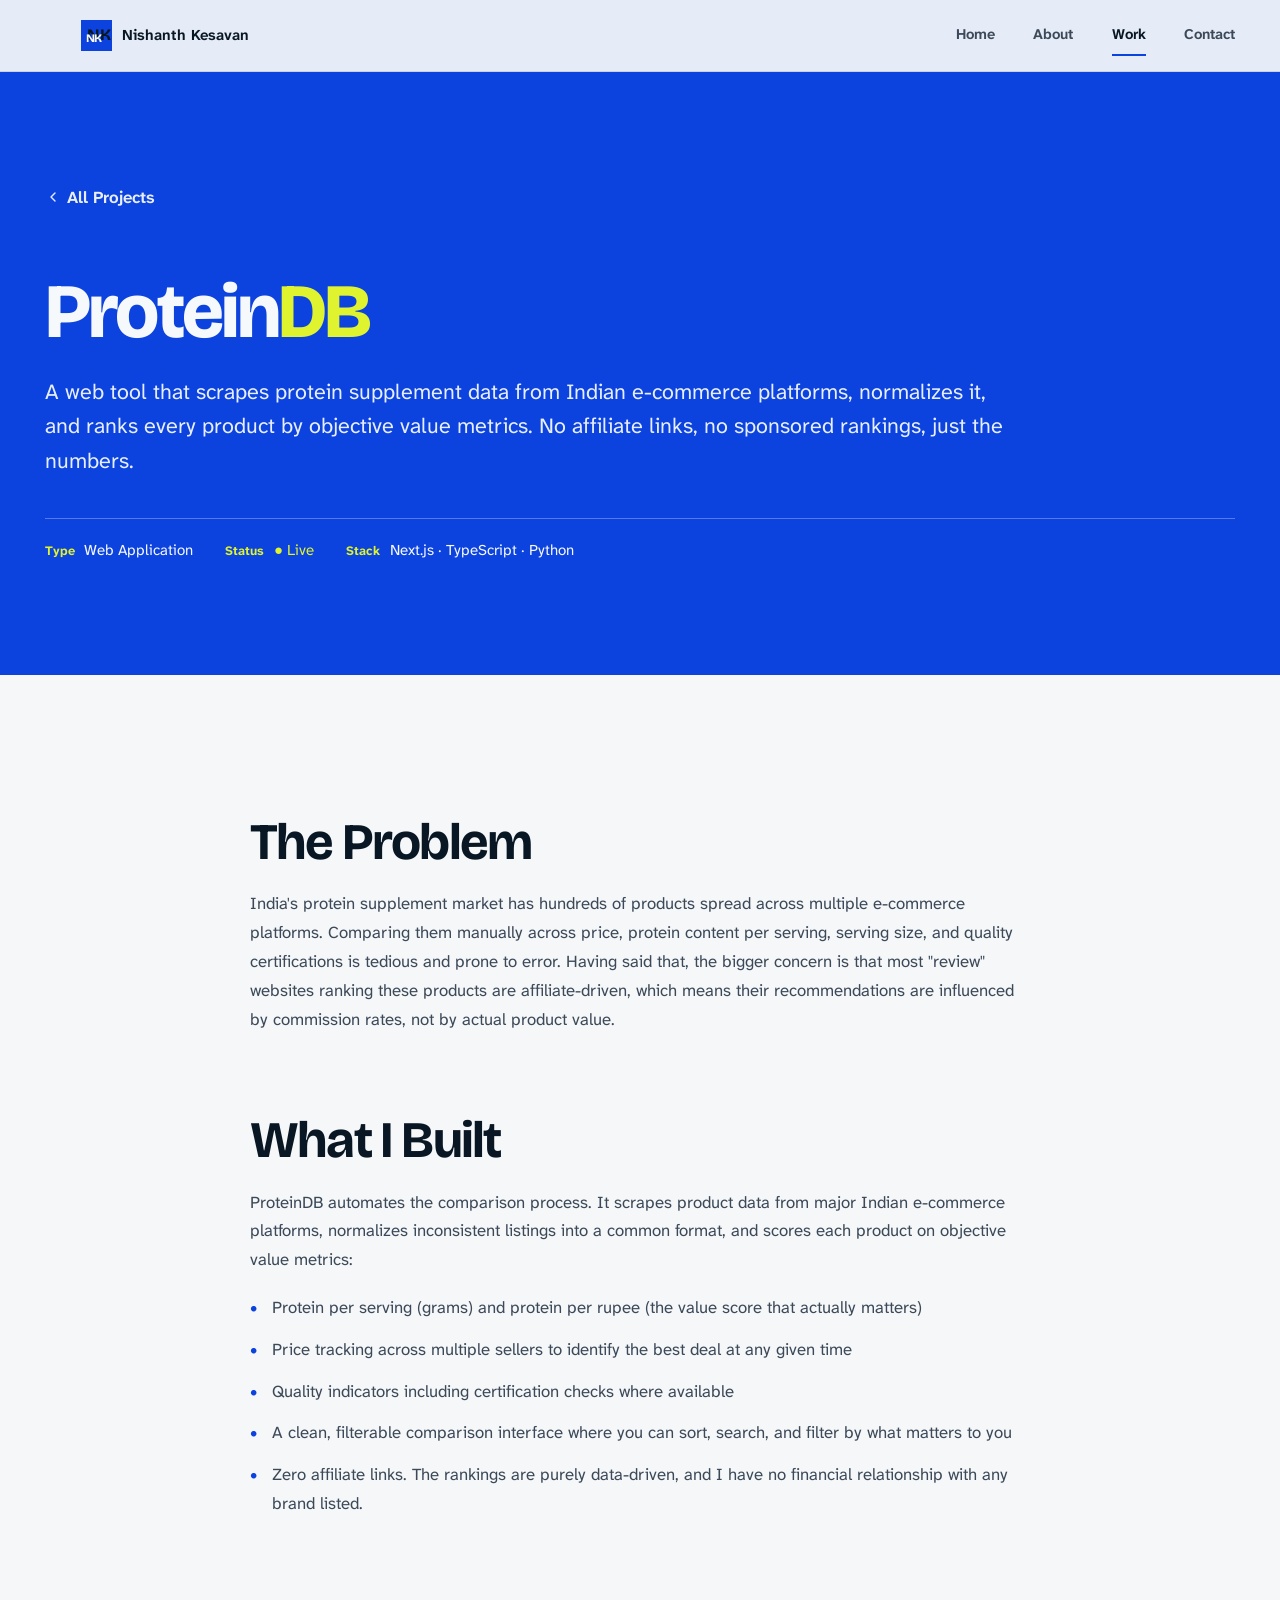
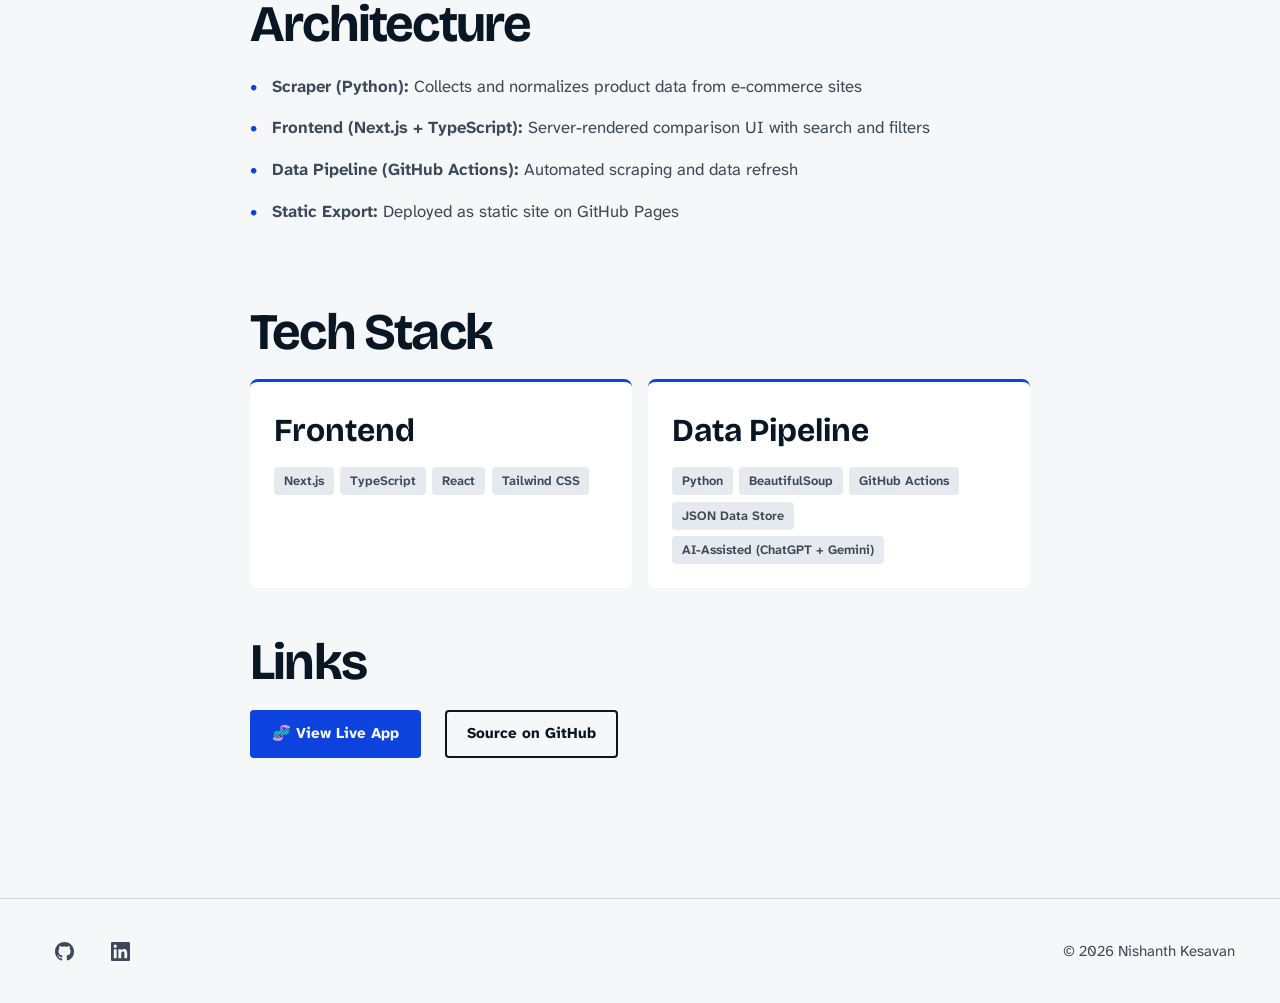
<file: projects/protein-aggregator/index.html>
<!DOCTYPE html>
<html lang="en">
<head>
  <meta charset="UTF-8">
  <meta name="viewport" content="width=device-width, initial-scale=1.0">
  <title>ProteinDB | Nishanth Kesavan</title>
  <meta name="description" content="ProteinDB: Indian protein product scorer and comparison tool. Scrapes, scores, and ranks protein supplements available in India by value and quality.">
  <meta property="og:title" content="ProteinDB | Indian Protein Scorer">
  <meta property="og:description" content="Scrapes, scores, and ranks Indian protein supplements by value and quality.">
  <meta property="og:url" content="https://nishanthkesavan.in/projects/protein-aggregator/">
  <link rel="canonical" href="https://nishanthkesavan.in/projects/protein-aggregator/">
  <link rel="icon" href="/assets/favicon.svg" type="image/svg+xml">
  <link rel="stylesheet" href="/css/styles.css?v=3">
</head>
<body>

  <!-- NAVBAR -->
  <nav class="navbar" id="navbar">
    <div class="navbar__inner">
      <a href="/" class="navbar__logo"><span class="navbar__logo-dot"></span>NK</a>
      <div class="navbar__links">
        <a href="/" class="navbar__link">Home</a>
        <a href="/about/" class="navbar__link">About</a>
        <a href="/projects/" class="navbar__link active">Work</a>
        <a href="/#contact" class="navbar__link">Contact</a>
      </div>
      <button class="navbar__hamburger" id="hamburger" aria-label="Open navigation menu" aria-expanded="false" aria-controls="mobile-menu"><span></span><span></span><span></span></button>
    </div>
    <div class="navbar__mobile-menu" id="mobile-menu">
      <a href="/" class="navbar__mobile-link">Home</a>
      <a href="/about/" class="navbar__mobile-link">About</a>
      <a href="/projects/" class="navbar__mobile-link">Work</a>
      <a href="/#contact" class="navbar__mobile-link">Contact</a>
    </div>
  </nav>

  <!-- PROJECT HERO -->
  <section class="project-hero">
    <div class="container project-hero__content">
      <a href="/projects/" class="project-hero__back fade-in">
        <svg xmlns="http://www.w3.org/2000/svg" width="16" height="16" viewBox="0 0 24 24" fill="none" stroke="currentColor" stroke-width="2" stroke-linecap="round" stroke-linejoin="round"><path d="m15 18-6-6 6-6"/></svg>
        All Projects
      </a>
      <h1 class="project-hero__title fade-in">
        Protein<span class="gradient-text">DB</span>
      </h1>
      <p class="project-hero__subtitle fade-in">
        A web tool that scrapes protein supplement data from Indian e-commerce platforms, normalizes it, and ranks every product by objective value metrics. No affiliate links, no sponsored rankings, just the numbers.
      </p>
      <div class="project-hero__meta fade-in">
        <div class="project-hero__meta-item">
          <span class="project-hero__meta-label">Type</span>
          Web Application
        </div>
        <div class="project-hero__meta-item">
          <span class="project-hero__meta-label">Status</span>
          <span style="color: var(--color-accent);">● Live</span>
        </div>
        <div class="project-hero__meta-item">
          <span class="project-hero__meta-label">Stack</span>
          Next.js · TypeScript · Python
        </div>
      </div>
    </div>
  </section>

  <!-- CONTENT -->
  <section class="section">
    <div class="container project-content">

      <div class="fade-in">
        <h2>The Problem</h2>
        <p>
          India's protein supplement market has hundreds of products spread across multiple e-commerce platforms. Comparing them manually across price, protein content per serving, serving size, and quality certifications is tedious and prone to error. Having said that, the bigger concern is that most "review" websites ranking these products are affiliate-driven, which means their recommendations are influenced by commission rates, not by actual product value.
        </p>
      </div>

      <div class="fade-in">
        <h2>What I Built</h2>
        <p>
          ProteinDB automates the comparison process. It scrapes product data from major Indian e-commerce platforms, normalizes inconsistent listings into a common format, and scores each product on objective value metrics:
        </p>
        <ul>
          <li>Protein per serving (grams) and protein per rupee (the value score that actually matters)</li>
          <li>Price tracking across multiple sellers to identify the best deal at any given time</li>
          <li>Quality indicators including certification checks where available</li>
          <li>A clean, filterable comparison interface where you can sort, search, and filter by what matters to you</li>
          <li>Zero affiliate links. The rankings are purely data-driven, and I have no financial relationship with any brand listed.</li>
        </ul>
      </div>

      <div class="fade-in">
        <h2>Architecture</h2>
        <ul>
          <li><strong>Scraper (Python):</strong> Collects and normalizes product data from e-commerce sites</li>
          <li><strong>Frontend (Next.js + TypeScript):</strong> Server-rendered comparison UI with search and filters</li>
          <li><strong>Data Pipeline (GitHub Actions):</strong> Automated scraping and data refresh</li>
          <li><strong>Static Export:</strong> Deployed as static site on GitHub Pages</li>
        </ul>
      </div>

      <div class="fade-in">
        <h2>Tech Stack</h2>
        <div class="skills-grid" style="max-width: 100%;">
          <div class="skill-card">
            <h3 class="skill-card__title">Frontend</h3>
            <div class="skill-card__list">
              <span class="tag">Next.js</span>
              <span class="tag">TypeScript</span>
              <span class="tag">React</span>
              <span class="tag">Tailwind CSS</span>
            </div>
          </div>
          <div class="skill-card">
            <h3 class="skill-card__title">Data Pipeline</h3>
            <div class="skill-card__list">
              <span class="tag">Python</span>
              <span class="tag">BeautifulSoup</span>
              <span class="tag">GitHub Actions</span>
              <span class="tag">JSON Data Store</span>
              <span class="tag">AI-Assisted (ChatGPT + Gemini)</span>
            </div>
          </div>
        </div>
      </div>

      <div class="fade-in" style="margin-top: var(--space-2xl);">
        <h2>Links</h2>
        <div style="display: flex; gap: var(--space-lg); flex-wrap: wrap; align-items: center;">
          <a href="/projects/protein-aggregator/app/" target="_blank" rel="noopener" class="btn btn--primary">
            🧬 View Live App
          </a>
          <a href="https://github.com/kinkate18nic/ProteinAggregator" target="_blank" rel="noopener" class="btn btn--secondary">
            Source on GitHub
          </a>
        </div>
      </div>

    </div>
  </section>

  <!-- FOOTER -->
  <footer class="footer">
    <div class="container">
      <div class="footer__social">
        <a href="https://github.com/kinkate18nic" target="_blank" rel="noopener" class="footer__social-link" aria-label="GitHub"><svg xmlns="http://www.w3.org/2000/svg" width="20" height="20" viewBox="0 0 24 24" fill="currentColor"><path d="M12 0C5.37 0 0 5.37 0 12c0 5.31 3.435 9.795 8.205 11.385.6.105.825-.255.825-.57 0-.285-.015-1.23-.015-2.235-3.015.555-3.795-.735-4.035-1.41-.135-.345-.72-1.41-1.23-1.695-.42-.225-1.02-.78-.015-.795.945-.015 1.62.87 1.845 1.23 1.08 1.815 2.805 1.305 3.495.99.105-.78.42-1.305.765-1.605-2.67-.3-5.46-1.335-5.46-5.925 0-1.305.465-2.385 1.23-3.225-.12-.3-.54-1.53.12-3.18 0 0 1.005-.315 3.3 1.23.96-.27 1.98-.405 3-.405s2.04.135 3 .405c2.295-1.56 3.3-1.23 3.3-1.23.66 1.65.24 2.88.12 3.18.765.84 1.23 1.905 1.23 3.225 0 4.605-2.805 5.625-5.475 5.925.435.375.81 1.095.81 2.22 0 1.605-.015 2.895-.015 3.3 0 .315.225.69.825.57A12.02 12.02 0 0 0 24 12c0-6.63-5.37-12-12-12z"/></svg></a>
        <a href="https://www.linkedin.com/in/nishanth-kesavan/" target="_blank" rel="noopener" class="footer__social-link" aria-label="LinkedIn"><svg xmlns="http://www.w3.org/2000/svg" width="20" height="20" viewBox="0 0 24 24" fill="currentColor"><path d="M20.447 20.452h-3.554v-5.569c0-1.328-.027-3.037-1.852-3.037-1.853 0-2.136 1.445-2.136 2.939v5.667H9.351V9h3.414v1.561h.046c.477-.9 1.637-1.85 3.37-1.85 3.601 0 4.267 2.37 4.267 5.455v6.286zM5.337 7.433a2.062 2.062 0 0 1-2.063-2.065 2.064 2.064 0 1 1 2.063 2.065zm1.782 13.019H3.555V9h3.564v11.452zM22.225 0H1.771C.792 0 0 .774 0 1.729v20.542C0 23.227.792 24 1.771 24h20.451C23.2 24 24 23.227 24 22.271V1.729C24 .774 23.2 0 22.222 0h.003z"/></svg></a>
      </div>
      <p class="footer__text">© 2026 Nishanth Kesavan</p>
    </div>
  </footer>

  <script src="/js/main.js"></script>
</body>
</html>
</file>
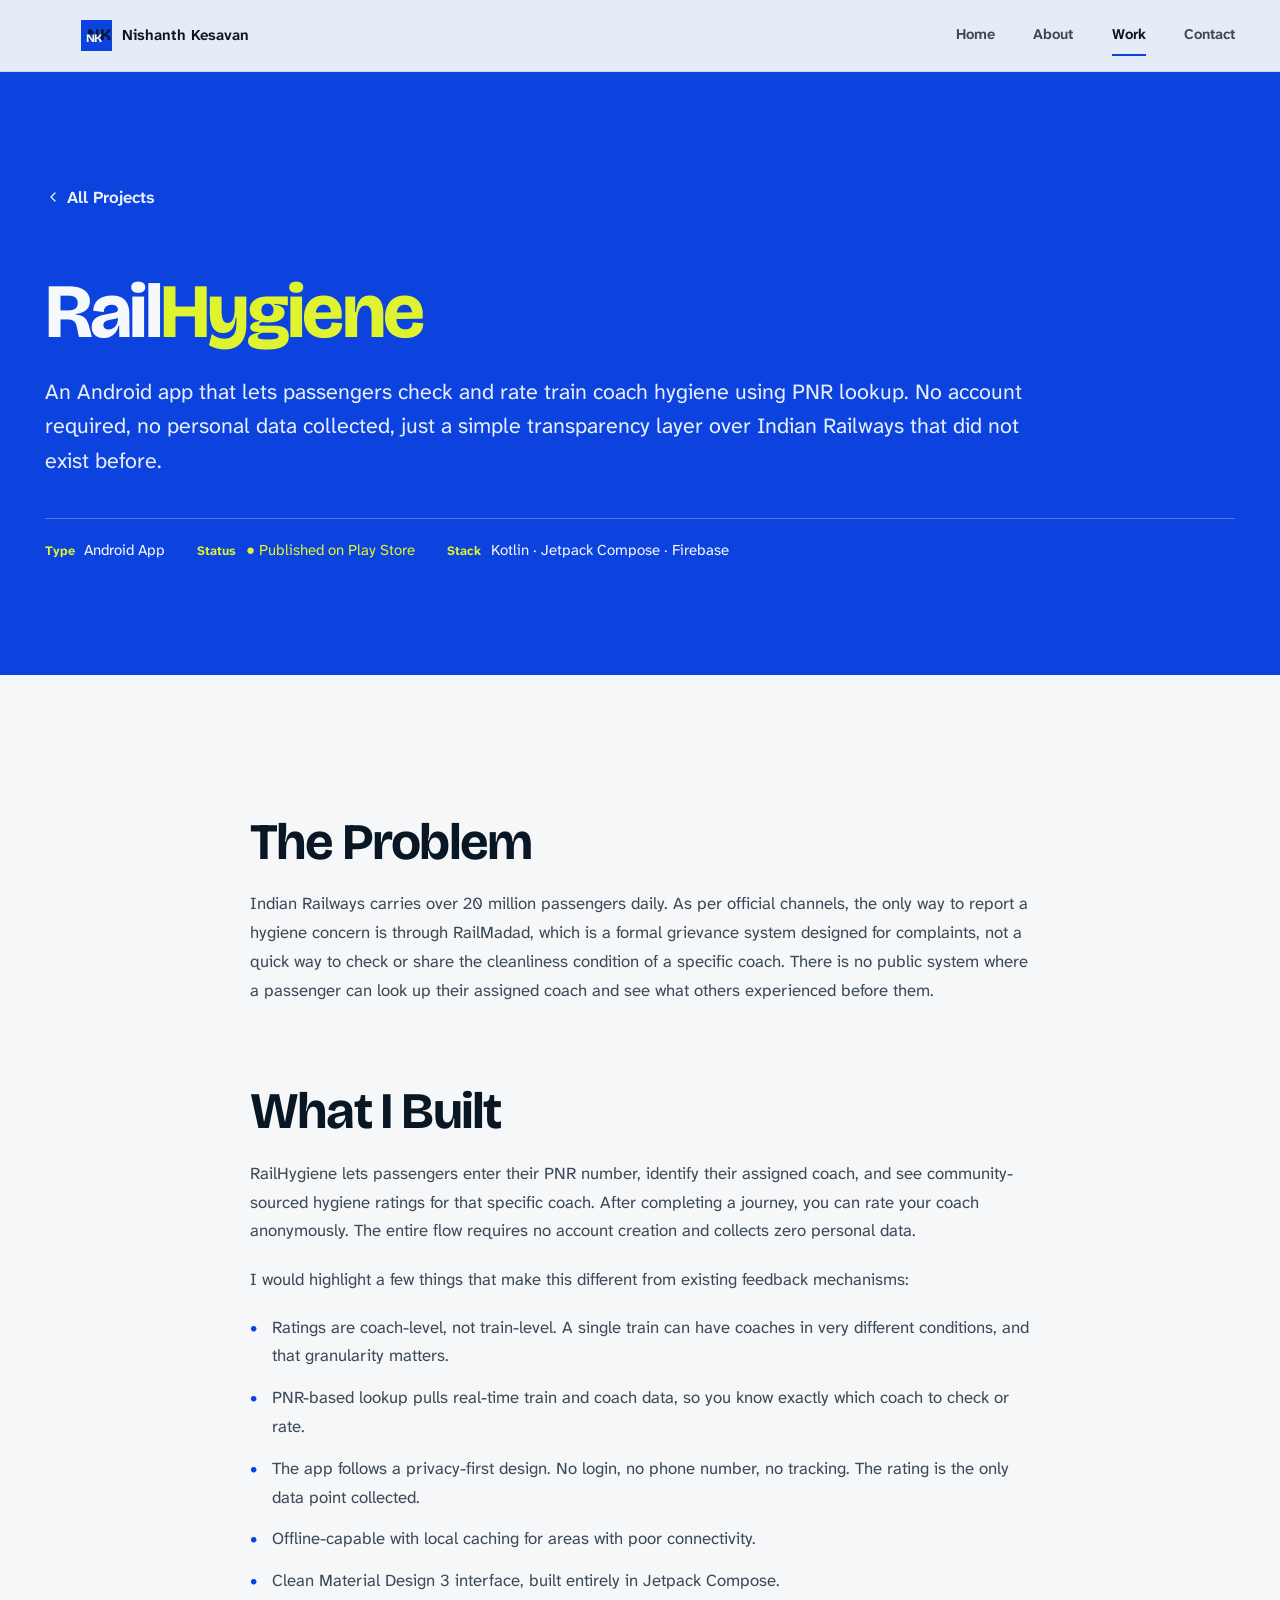
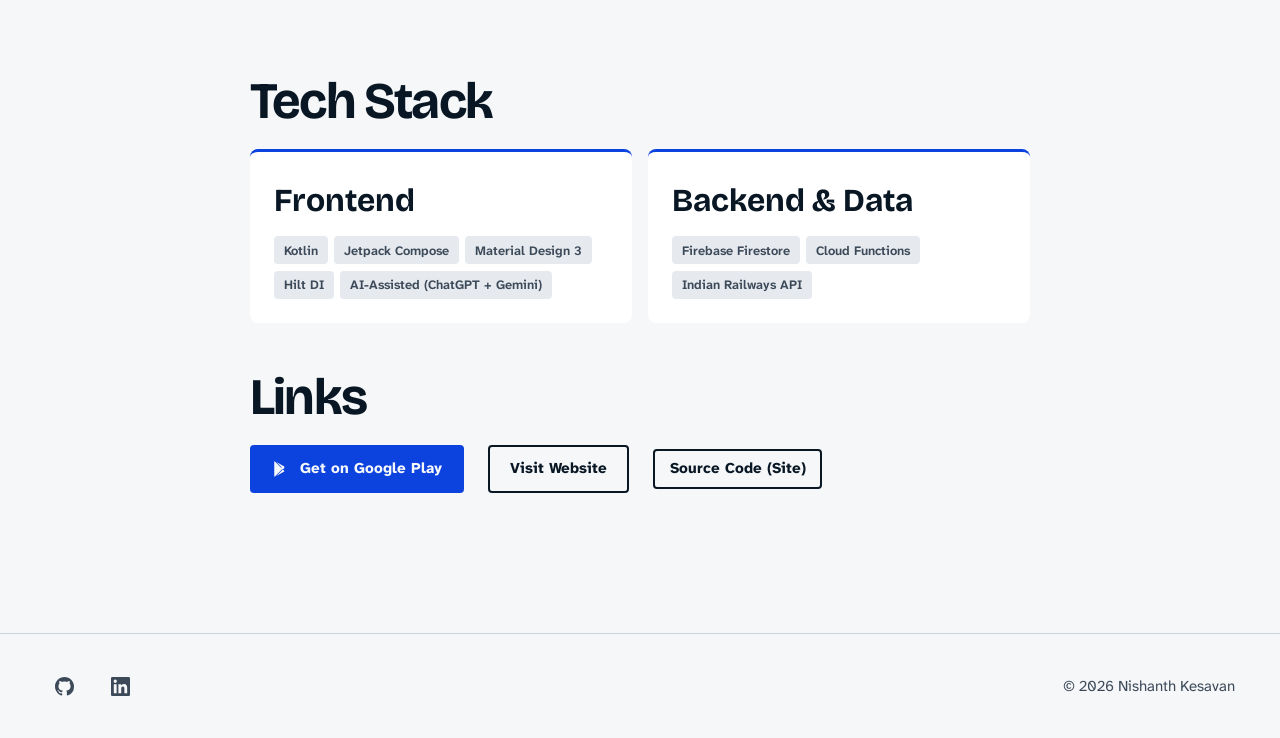
<file: projects/railhygiene/index.html>
<!DOCTYPE html>
<html lang="en">
<head>
  <meta charset="UTF-8">
  <meta name="viewport" content="width=device-width, initial-scale=1.0">
  <title>RailHygiene — Nishanth Kesavan</title>
  <meta name="description" content="RailHygiene: Check train coach hygiene ratings before you board. Enter PNR and rate anonymously. An Android app by Nishanth Kesavan.">
  <meta property="og:title" content="RailHygiene — Train Cleanliness App">
  <meta property="og:description" content="Check train coach hygiene ratings before you board. Enter PNR & rate anonymously.">
  <meta property="og:url" content="https://nishanthkesavan.in/projects/railhygiene/">
  <link rel="canonical" href="https://nishanthkesavan.in/projects/railhygiene/">
  <link rel="icon" href="/assets/favicon.svg" type="image/svg+xml">
  <link rel="stylesheet" href="/css/styles.css?v=3">
</head>
<body>

  <!-- NAVBAR -->
  <nav class="navbar" id="navbar">
    <div class="navbar__inner">
      <a href="/" class="navbar__logo"><span class="navbar__logo-dot"></span>NK</a>
      <div class="navbar__links">
        <a href="/" class="navbar__link">Home</a>
        <a href="/about/" class="navbar__link">About</a>
        <a href="/projects/" class="navbar__link active">Work</a>
        <a href="/#contact" class="navbar__link">Contact</a>
      </div>
      <button class="navbar__hamburger" id="hamburger" aria-label="Open navigation menu" aria-expanded="false" aria-controls="mobile-menu"><span></span><span></span><span></span></button>
    </div>
    <div class="navbar__mobile-menu" id="mobile-menu">
      <a href="/" class="navbar__mobile-link">Home</a>
      <a href="/about/" class="navbar__mobile-link">About</a>
      <a href="/projects/" class="navbar__mobile-link">Work</a>
      <a href="/#contact" class="navbar__mobile-link">Contact</a>
    </div>
  </nav>

  <!-- PROJECT HERO -->
  <section class="project-hero">
    <div class="container project-hero__content">
      <a href="/projects/" class="project-hero__back fade-in">
        <svg xmlns="http://www.w3.org/2000/svg" width="16" height="16" viewBox="0 0 24 24" fill="none" stroke="currentColor" stroke-width="2" stroke-linecap="round" stroke-linejoin="round"><path d="m15 18-6-6 6-6"/></svg>
        All Projects
      </a>
      <h1 class="project-hero__title fade-in">
        Rail<span class="gradient-text">Hygiene</span>
      </h1>
      <p class="project-hero__subtitle fade-in">
        An Android app that lets passengers check and rate train coach hygiene using PNR lookup. No account required, no personal data collected, just a simple transparency layer over Indian Railways that did not exist before.
      </p>
      <div class="project-hero__meta fade-in">
        <div class="project-hero__meta-item">
          <span class="project-hero__meta-label">Type</span>
          Android App
        </div>
        <div class="project-hero__meta-item">
          <span class="project-hero__meta-label">Status</span>
          <span style="color: var(--color-accent-blue);">● Published on Play Store</span>
        </div>
        <div class="project-hero__meta-item">
          <span class="project-hero__meta-label">Stack</span>
          Kotlin · Jetpack Compose · Firebase
        </div>
      </div>
    </div>
  </section>

  <!-- PROJECT CONTENT -->
  <section class="section">
    <div class="container project-content">

      <div class="fade-in">
        <h2>The Problem</h2>
        <p>
          Indian Railways carries over 20 million passengers daily. As per official channels, the only way to report a hygiene concern is through RailMadad, which is a formal grievance system designed for complaints, not a quick way to check or share the cleanliness condition of a specific coach. There is no public system where a passenger can look up their assigned coach and see what others experienced before them.
        </p>
      </div>

      <div class="fade-in">
        <h2>What I Built</h2>
        <p>
          RailHygiene lets passengers enter their PNR number, identify their assigned coach, and see community-sourced hygiene ratings for that specific coach. After completing a journey, you can rate your coach anonymously. The entire flow requires no account creation and collects zero personal data.
        </p>
        <p>
          I would highlight a few things that make this different from existing feedback mechanisms:
        </p>
        <ul>
          <li>Ratings are coach-level, not train-level. A single train can have coaches in very different conditions, and that granularity matters.</li>
          <li>PNR-based lookup pulls real-time train and coach data, so you know exactly which coach to check or rate.</li>
          <li>The app follows a privacy-first design. No login, no phone number, no tracking. The rating is the only data point collected.</li>
          <li>Offline-capable with local caching for areas with poor connectivity.</li>
          <li>Clean Material Design 3 interface, built entirely in Jetpack Compose.</li>
        </ul>
      </div>

      <div class="fade-in">
        <h2>Tech Stack</h2>
        <div class="skills-grid" style="max-width: 100%;">
          <div class="skill-card">
            <h3 class="skill-card__title">Frontend</h3>
            <div class="skill-card__list">
              <span class="tag">Kotlin</span>
              <span class="tag">Jetpack Compose</span>
              <span class="tag">Material Design 3</span>
              <span class="tag">Hilt DI</span>
              <span class="tag">AI-Assisted (ChatGPT + Gemini)</span>
            </div>
          </div>
          <div class="skill-card">
            <h3 class="skill-card__title">Backend & Data</h3>
            <div class="skill-card__list">
              <span class="tag">Firebase Firestore</span>
              <span class="tag">Cloud Functions</span>
              <span class="tag">Indian Railways API</span>
            </div>
          </div>
        </div>
      </div>

      <div class="fade-in" style="margin-top: var(--space-2xl);">
        <h2>Links</h2>
        <div style="display: flex; gap: var(--space-lg); flex-wrap: wrap; align-items: center;">
          <a href="https://play.google.com/store/apps/details?id=com.nish.railhygiene" target="_blank" rel="noopener" class="btn btn--primary">
            <svg xmlns="http://www.w3.org/2000/svg" width="18" height="18" viewBox="0 0 24 24" fill="currentColor"><path d="M3.609 1.814L13.792 12 3.61 22.186a.996.996 0 0 1-.61-.92V2.734a1 1 0 0 1 .609-.92zm10.89 10.893l2.302 2.302-10.937 6.333zm2.302-2.302L14.5 12.707l-2.302-2.302 2.302-2.302zM5.864 2.658L16.8 8.99l-2.302 2.303z"/></svg>
            Get on Google Play
          </a>
          <a href="https://railhygiene.in" target="_blank" rel="noopener" class="btn btn--secondary">
            Visit Website
          </a>
          <a href="https://github.com/kinkate18nic/railhygiene-site" target="_blank" rel="noopener" class="btn btn--secondary btn--small">
            Source Code (Site)
          </a>
        </div>
      </div>

    </div>
  </section>

  <!-- FOOTER -->
  <footer class="footer">
    <div class="container">
      <div class="footer__social">
        <a href="https://github.com/kinkate18nic" target="_blank" rel="noopener" class="footer__social-link" aria-label="GitHub"><svg xmlns="http://www.w3.org/2000/svg" width="20" height="20" viewBox="0 0 24 24" fill="currentColor"><path d="M12 0C5.37 0 0 5.37 0 12c0 5.31 3.435 9.795 8.205 11.385.6.105.825-.255.825-.57 0-.285-.015-1.23-.015-2.235-3.015.555-3.795-.735-4.035-1.41-.135-.345-.72-1.41-1.23-1.695-.42-.225-1.02-.78-.015-.795.945-.015 1.62.87 1.845 1.23 1.08 1.815 2.805 1.305 3.495.99.105-.78.42-1.305.765-1.605-2.67-.3-5.46-1.335-5.46-5.925 0-1.305.465-2.385 1.23-3.225-.12-.3-.54-1.53.12-3.18 0 0 1.005-.315 3.3 1.23.96-.27 1.98-.405 3-.405s2.04.135 3 .405c2.295-1.56 3.3-1.23 3.3-1.23.66 1.65.24 2.88.12 3.18.765.84 1.23 1.905 1.23 3.225 0 4.605-2.805 5.625-5.475 5.925.435.375.81 1.095.81 2.22 0 1.605-.015 2.895-.015 3.3 0 .315.225.69.825.57A12.02 12.02 0 0 0 24 12c0-6.63-5.37-12-12-12z"/></svg></a>
        <a href="https://www.linkedin.com/in/nishanth-kesavan/" target="_blank" rel="noopener" class="footer__social-link" aria-label="LinkedIn"><svg xmlns="http://www.w3.org/2000/svg" width="20" height="20" viewBox="0 0 24 24" fill="currentColor"><path d="M20.447 20.452h-3.554v-5.569c0-1.328-.027-3.037-1.852-3.037-1.853 0-2.136 1.445-2.136 2.939v5.667H9.351V9h3.414v1.561h.046c.477-.9 1.637-1.85 3.37-1.85 3.601 0 4.267 2.37 4.267 5.455v6.286zM5.337 7.433a2.062 2.062 0 0 1-2.063-2.065 2.064 2.064 0 1 1 2.063 2.065zm1.782 13.019H3.555V9h3.564v11.452zM22.225 0H1.771C.792 0 0 .774 0 1.729v20.542C0 23.227.792 24 1.771 24h20.451C23.2 24 24 23.227 24 22.271V1.729C24 .774 23.2 0 22.222 0h.003z"/></svg></a>
      </div>
      <p class="footer__text">© 2026 Nishanth Kesavan</p>
    </div>
  </footer>

  <script src="/js/main.js"></script>
</body>
</html>
</file>
<file: css/styles.css>
@import url('design-tokens.css');
@import url('https://fonts.googleapis.com/css2?family=Atkinson+Hyperlegible+Next:opsz,wght@12..72,400;12..72,500;12..72,600;12..72,700&family=Bricolage+Grotesque:opsz,wdth,wght@12..96,75..100,400..800&display=swap');

*, *::before, *::after {
  box-sizing: border-box;
  margin: 0;
  padding: 0;
}

html {
  scroll-behavior: smooth;
  scroll-padding-top: calc(var(--nav-height) + 24px);
  -webkit-font-smoothing: antialiased;
  text-rendering: optimizeLegibility;
}

body {
  min-width: 320px;
  overflow-x: hidden;
  color: var(--color-text-primary);
  background: var(--color-bg-primary);
  font-family: var(--font-body);
  font-size: var(--fs-body);
  line-height: var(--lh-normal);
}

body::selection {
  color: var(--color-text-primary);
  background: var(--color-highlight);
}

a {
  color: inherit;
  text-decoration: none;
}

img {
  display: block;
  max-width: 100%;
  height: auto;
}

ul, ol { list-style: none; }
button, input { font: inherit; }

:focus-visible {
  outline: 3px solid var(--color-highlight);
  outline-offset: 4px;
}

.container {
  width: min(calc(100% - clamp(2rem, 7vw, 6rem)), var(--max-width));
  margin-inline: auto;
}

.container--narrow { max-width: var(--max-width-narrow); }

.section {
  position: relative;
  padding-block: clamp(5rem, 11vw, var(--space-5xl));
}

.section--compact {
  padding-block: clamp(3.5rem, 8vw, var(--space-4xl));
}

.sr-only {
  position: absolute;
  width: 1px;
  height: 1px;
  padding: 0;
  margin: -1px;
  overflow: hidden;
  clip: rect(0, 0, 0, 0);
  white-space: nowrap;
  border: 0;
}

.fade-in {
  opacity: 1;
  transform: none;
}

/* Navigation */
.navbar {
  position: fixed;
  inset: 0 0 auto;
  z-index: var(--z-nav);
  height: var(--nav-height);
  color: var(--color-text-primary);
  background: oklch(97.5% 0.004 250 / 0.94);
  border-bottom: 1px solid var(--color-line);
  transition: background-color var(--duration-normal) var(--ease-out);
}

.navbar.scrolled {
  background: oklch(100% 0 0 / 0.96);
  backdrop-filter: blur(var(--blur-glass));
}

.navbar__inner {
  display: flex;
  align-items: center;
  justify-content: space-between;
  width: min(calc(100% - clamp(2rem, 7vw, 6rem)), var(--max-width));
  height: 100%;
  margin-inline: auto;
}

.navbar__logo {
  display: inline-flex;
  align-items: center;
  gap: 0.7rem;
  color: var(--color-text-primary);
  font-family: var(--font-heading);
  font-size: 1rem;
  font-weight: var(--fw-bold);
  letter-spacing: -0.02em;
}

.navbar__logo::after {
  content: 'Nishanth Kesavan';
  font-family: var(--font-body);
  font-size: 0.94rem;
  font-weight: var(--fw-semibold);
  letter-spacing: 0;
}

.navbar__logo-dot {
  display: inline-block;
  width: 31px;
  height: 31px;
  margin-right: -2.25rem;
  background: var(--color-accent);
}

.navbar__logo-dot::after {
  content: 'NK';
  position: relative;
  top: 5px;
  left: 5px;
  color: var(--color-text-inverse);
  font-family: var(--font-heading);
  font-size: 0.72rem;
  font-weight: 780;
  letter-spacing: -0.04em;
}

.navbar__logo { padding-left: 2.25rem; }

.navbar__links {
  display: flex;
  align-items: center;
  gap: clamp(1.25rem, 3vw, 2.4rem);
}

.navbar__link {
  position: relative;
  padding-block: 0.35rem;
  color: var(--color-text-secondary);
  font-size: 0.92rem;
  font-weight: var(--fw-semibold);
}

.navbar__link::after {
  content: '';
  position: absolute;
  inset: auto 0 -3px;
  height: 2px;
  background: var(--color-accent);
  transform: scaleX(0);
  transform-origin: left;
  transition: transform var(--duration-normal) var(--ease-out);
}

.navbar__link:hover,
.navbar__link.active { color: var(--color-text-primary); }
.navbar__link:hover::after,
.navbar__link.active::after { transform: scaleX(1); }

.navbar__hamburger {
  display: none;
  flex-direction: column;
  gap: 5px;
  padding: 10px;
  color: inherit;
  background: transparent;
  border: 0;
  cursor: pointer;
  z-index: calc(var(--z-overlay) + 1);
}

.navbar__hamburger span {
  display: block;
  width: 24px;
  height: 2px;
  background: currentColor;
  transition: transform var(--duration-normal) var(--ease-out), opacity var(--duration-fast);
}

.navbar__hamburger.open span:nth-child(1) { transform: translateY(7px) rotate(45deg); }
.navbar__hamburger.open span:nth-child(2) { opacity: 0; }
.navbar__hamburger.open span:nth-child(3) { transform: translateY(-7px) rotate(-45deg); }
.navbar__hamburger.open {
  position: fixed;
  top: 14px;
  right: 16px;
  color: var(--color-highlight);
}

.navbar__mobile-menu {
  display: none;
  position: fixed;
  inset: 0;
  z-index: var(--z-overlay);
  flex-direction: column;
  align-items: flex-start;
  justify-content: center;
  gap: 1rem;
  padding: 14vw;
  color: var(--color-text-inverse);
  background: var(--color-text-primary);
}

.navbar__mobile-menu.open { display: flex; }
.navbar__mobile-link {
  color: inherit;
  font-family: var(--font-heading);
  font-size: clamp(2.2rem, 10vw, 4rem);
  font-weight: var(--fw-semibold);
  line-height: 1.1;
}
.navbar__mobile-link:hover { color: var(--color-highlight); }

/* Buttons */
.btn {
  display: inline-flex;
  align-items: center;
  justify-content: center;
  gap: 0.65rem;
  min-height: 48px;
  padding: 0.75rem 1.25rem;
  border: 2px solid transparent;
  border-radius: var(--border-radius-sm);
  font-size: var(--fs-small);
  font-weight: var(--fw-bold);
  line-height: 1;
  cursor: pointer;
  transition: transform var(--duration-normal) var(--ease-out), background-color var(--duration-fast), color var(--duration-fast);
}

.btn:hover { transform: translateY(-2px); }
.btn--primary {
  color: var(--color-text-inverse);
  background: var(--color-accent);
}
.btn--primary:hover { color: var(--color-text-inverse); background: var(--color-accent-hover); }
.btn--secondary {
  color: var(--color-text-primary);
  background: transparent;
  border-color: currentColor;
}
.btn--secondary:hover { color: var(--color-text-inverse); background: var(--color-text-primary); }
.btn--small { min-height: 40px; padding: 0.6rem 0.9rem; }
.btn svg { width: 18px; height: 18px; }

/* Home hero */
.hero {
  position: relative;
  display: flex;
  min-height: min(900px, 100svh);
  align-items: center;
  padding-top: calc(var(--nav-height) + clamp(3rem, 8vw, 7rem));
  padding-bottom: clamp(3rem, 6vw, 5rem);
  overflow: hidden;
  color: var(--color-text-inverse);
  background: var(--color-accent);
}

.hero__bg, .hero__orb { display: none; }

.hero__content {
  display: grid;
  grid-template-columns: minmax(0, 1.3fr) minmax(260px, 0.65fr);
  gap: clamp(3rem, 8vw, 8rem);
  align-items: end;
  width: min(calc(100% - clamp(2rem, 7vw, 6rem)), var(--max-width));
  margin-inline: auto;
  padding: 0;
  text-align: left;
}

.hero__copy { max-width: 780px; }
.hero__greeting {
  display: inline-flex;
  align-items: center;
  gap: 0.6rem;
  margin-bottom: clamp(1.5rem, 4vw, 3rem);
  color: var(--color-highlight);
  font-size: var(--fs-small);
  font-weight: var(--fw-bold);
  letter-spacing: var(--ls-wide);
}
.hero__greeting::before {
  content: '';
  width: 10px;
  height: 10px;
  background: currentColor;
}

.hero__name {
  max-width: 760px;
  margin-bottom: clamp(1.5rem, 3vw, 2.5rem);
  font-family: var(--font-heading);
  font-size: var(--fs-hero);
  font-variation-settings: 'wdth' 88;
  font-weight: 750;
  line-height: var(--lh-tight);
  letter-spacing: var(--ls-tight);
  text-wrap: balance;
}

.hero__tagline {
  max-width: 62ch;
  margin: 0 0 2rem;
  color: oklch(96% 0.02 260);
  font-size: var(--fs-body-lg);
  line-height: 1.55;
  text-wrap: pretty;
}

.hero__cta-group {
  display: flex;
  flex-wrap: wrap;
  gap: 0.8rem;
}

.hero .btn--primary {
  color: var(--color-text-primary);
  background: var(--color-highlight);
}
.hero .btn--primary:hover { color: var(--color-text-primary); background: oklch(96% 0.16 116); }
.hero .btn--secondary { color: var(--color-text-inverse); border-color: oklch(100% 0 0 / 0.58); }
.hero .btn--secondary:hover { color: var(--color-accent); background: var(--color-text-inverse); }

.hero__portrait {
  position: relative;
  align-self: center;
  width: min(100%, 355px);
  justify-self: end;
  padding: 12px;
  color: var(--color-text-primary);
  background: var(--color-highlight);
  border: 2px solid var(--color-text-primary);
  box-shadow: 8px 8px 0 var(--color-text-primary);
  transform: rotate(1.5deg);
}

.hero__avatar {
  width: 100%;
  aspect-ratio: 1 / 1;
  object-fit: cover;
  border-radius: 0;
  filter: saturate(0.82) contrast(1.04);
}

.hero__portrait figcaption {
  display: flex;
  justify-content: space-between;
  gap: 1rem;
  padding: 0.85rem 0.2rem 0.1rem;
  font-size: 0.82rem;
  font-weight: var(--fw-bold);
}

.hero__proof {
  grid-column: 1 / -1;
  display: grid;
  grid-template-columns: repeat(3, 1fr);
  margin-top: clamp(1rem, 4vw, 3rem);
  border-top: 1px solid oklch(100% 0 0 / 0.3);
}

.hero__proof li {
  padding: 1rem 1.25rem 0 0;
  color: oklch(95% 0.015 260);
  font-size: var(--fs-small);
}
.hero__proof strong {
  display: block;
  color: var(--color-text-inverse);
  font-family: var(--font-heading);
  font-size: 1.25rem;
}

/* Shared page headings */
.page-intro {
  padding: calc(var(--nav-height) + clamp(4.5rem, 10vw, 8rem)) 0 clamp(4.5rem, 9vw, 7rem);
  border-bottom: 1px solid var(--color-line-strong);
}
.page-intro__grid {
  display: grid;
  grid-template-columns: minmax(0, 1fr) minmax(260px, 0.45fr);
  gap: clamp(2rem, 8vw, 8rem);
  align-items: end;
}
.page-intro h1 {
  max-width: 760px;
  font-family: var(--font-heading);
  font-size: var(--fs-h1);
  font-weight: 750;
  line-height: 1;
  letter-spacing: var(--ls-tight);
  text-wrap: balance;
}
.page-intro p {
  max-width: 44ch;
  color: var(--color-text-secondary);
  font-size: var(--fs-body-lg);
  line-height: 1.55;
  text-wrap: pretty;
}

.section-header {
  display: grid;
  grid-template-columns: minmax(0, 0.8fr) minmax(280px, 1.2fr);
  gap: clamp(2rem, 8vw, 8rem);
  align-items: end;
  margin-bottom: clamp(2.5rem, 7vw, 5rem);
  text-align: left;
}
.section-header__eyebrow {
  display: none;
}
.section-header__title {
  max-width: 650px;
  font-family: var(--font-heading);
  font-size: var(--fs-h2);
  font-weight: 720;
  line-height: 1.03;
  letter-spacing: var(--ls-tight);
  text-wrap: balance;
}
.section-header__description {
  max-width: 58ch;
  margin: 0;
  color: var(--color-text-secondary);
  font-size: var(--fs-body-lg);
  line-height: 1.55;
  text-wrap: pretty;
}

/* Work index: deliberately a list, not a card grid */
.work-index { border-top: 1px solid var(--color-line-strong); }
.work-item {
  --project-color: var(--color-accent);
  display: grid;
  grid-template-columns: 72px minmax(190px, 0.7fr) minmax(300px, 1.3fr) 40px;
  gap: clamp(1rem, 3vw, 2.5rem);
  align-items: center;
  min-height: 190px;
  padding-block: clamp(1.75rem, 4vw, 3rem);
  border-bottom: 1px solid var(--color-line-strong);
  transition: color var(--duration-normal), background-color var(--duration-normal);
}
.work-item--rail { --project-color: oklch(57% 0.2 31); }
.work-item--flood { --project-color: oklch(48% 0.2 250); }
.work-item--lottery { --project-color: oklch(49% 0.13 165); }
.work-item--protein { --project-color: oklch(54% 0.19 305); }
.work-item--padham { --project-color: oklch(52% 0.16 352); }

.work-item:hover {
  color: var(--color-text-inverse);
  background: var(--project-color);
}
.work-item__mark {
  display: grid;
  width: 54px;
  height: 54px;
  place-items: center;
  color: var(--color-text-inverse);
  background: var(--project-color);
  border-radius: var(--border-radius-sm);
  font-family: var(--font-heading);
  font-size: 1rem;
  font-weight: 780;
  transition: color var(--duration-normal), background-color var(--duration-normal);
}
.work-item:hover .work-item__mark {
  color: var(--project-color);
  background: var(--color-text-inverse);
}
.work-item__title {
  font-family: var(--font-heading);
  font-size: var(--fs-h3);
  font-weight: 720;
  line-height: 1.08;
  letter-spacing: -0.025em;
}
.work-item__status {
  display: inline-flex;
  align-items: center;
  gap: 0.45rem;
  margin-top: 0.7rem;
  color: var(--color-text-muted);
  font-size: var(--fs-caption);
  font-weight: var(--fw-bold);
}
.work-item__status::before {
  content: '';
  width: 7px;
  height: 7px;
  background: var(--color-highlight);
  border: 1px solid var(--color-text-primary);
  border-radius: 50%;
}
.work-item:hover .work-item__status { color: oklch(94% 0.02 250); }
.work-item__description {
  max-width: 60ch;
  color: var(--color-text-secondary);
  line-height: var(--lh-relaxed);
  transition: color var(--duration-normal);
}
.work-item:hover .work-item__description { color: oklch(97% 0.01 250); }
.work-item__tags {
  display: flex;
  flex-wrap: wrap;
  gap: 0.45rem;
  margin-top: 0.9rem;
}
.work-item__tags span,
.tag {
  display: inline-flex;
  align-items: center;
  min-height: 28px;
  padding: 0.25rem 0.62rem;
  color: var(--color-text-secondary);
  background: var(--color-bg-tertiary);
  border-radius: var(--border-radius-sm);
  font-size: var(--fs-caption);
  font-weight: var(--fw-semibold);
}
.work-item:hover .work-item__tags span { color: var(--color-text-primary); background: var(--color-text-inverse); }
.work-item__arrow {
  display: grid;
  width: 36px;
  height: 36px;
  place-items: center;
  color: var(--project-color);
  border: 2px solid currentColor;
  border-radius: 50%;
  transition: transform var(--duration-normal) var(--ease-out), color var(--duration-normal), background-color var(--duration-normal);
}
.work-item:hover .work-item__arrow {
  color: var(--project-color);
  background: var(--color-text-inverse);
  border-color: var(--color-text-inverse);
  transform: translate(4px, -4px);
}

.section-tail {
  display: flex;
  justify-content: flex-end;
  margin-top: 2rem;
}

/* Studio note and contact */
.studio-note {
  color: var(--color-text-primary);
  background: var(--color-highlight);
}
.studio-note__grid {
  display: grid;
  grid-template-columns: minmax(0, 1fr) minmax(280px, 0.7fr);
  gap: clamp(3rem, 9vw, 9rem);
  align-items: start;
}
.studio-note__quote {
  max-width: 760px;
  font-family: var(--font-heading);
  font-size: clamp(2.25rem, 5vw, 4.5rem);
  font-weight: 730;
  line-height: 1.04;
  letter-spacing: var(--ls-tight);
  text-wrap: balance;
}
.studio-note__body { max-width: 52ch; font-size: var(--fs-body-lg); }
.studio-note__body p + p { margin-top: 1.25rem; }
.text-link {
  display: inline-flex;
  align-items: center;
  gap: 0.45rem;
  margin-top: 1.5rem;
  padding-bottom: 2px;
  border-bottom: 2px solid currentColor;
  font-weight: var(--fw-bold);
}
.text-link:hover { color: var(--color-accent); }

.contact-block {
  color: var(--color-text-inverse);
  background: var(--color-text-primary);
}
.contact-block__grid {
  display: grid;
  grid-template-columns: minmax(0, 1fr) auto;
  gap: 3rem;
  align-items: end;
}
.contact-block h2 {
  max-width: 850px;
  font-family: var(--font-heading);
  font-size: var(--fs-h1);
  font-weight: 730;
  line-height: 1;
  letter-spacing: var(--ls-tight);
  text-wrap: balance;
}
.contact-block p {
  max-width: 56ch;
  margin-top: 1.5rem;
  color: oklch(82% 0.02 250);
  font-size: var(--fs-body-lg);
}
.contact-block .btn--primary { color: var(--color-text-primary); background: var(--color-highlight); white-space: nowrap; }

/* Legacy project cards remain readable on any deep-linked markup */
.projects-grid {
  display: grid;
  grid-template-columns: repeat(auto-fit, minmax(280px, 1fr));
  gap: 1rem;
}
.project-card, .skill-card, .education-card, .cert-item {
  color: var(--color-text-primary);
  background: var(--color-bg-secondary);
  border-radius: var(--border-radius-md);
}
.project-card { display: flex; flex-direction: column; overflow: hidden; }
.project-card__image-wrap { position: relative; aspect-ratio: 16 / 9; overflow: hidden; background: var(--color-bg-tertiary); }
.project-card__image { position: absolute; inset: 0; width: 100%; height: 100%; object-fit: cover; }
.project-card__badge { position: absolute; top: 1rem; right: 1rem; padding: 0.25rem 0.6rem; color: var(--color-text-primary); background: var(--color-highlight); border-radius: var(--border-radius-sm); font-size: var(--fs-caption); font-weight: 700; }
.project-card__body { display: flex; flex: 1; flex-direction: column; padding: 1.5rem; }
.project-card__title { margin-bottom: 0.6rem; font-family: var(--font-heading); font-size: var(--fs-h3); }
.project-card__description { flex: 1; margin-bottom: 1rem; color: var(--color-text-secondary); }
.project-card__tags, .skill-card__list { display: flex; flex-wrap: wrap; gap: 0.4rem; }
.project-card__link { display: inline-flex; gap: 0.3rem; align-items: center; margin-top: 1.25rem; color: var(--color-accent); font-weight: 700; }

/* About / CV */
.about-intro {
  display: grid;
  grid-template-columns: minmax(230px, 0.42fr) minmax(0, 1fr);
  gap: clamp(2.5rem, 8vw, 7rem);
  align-items: start;
  max-width: 1080px;
  margin: 0 auto;
}
.about-intro__avatar {
  width: 100%;
  aspect-ratio: 1 / 1.12;
  object-fit: cover;
  border: 0;
  border-radius: 0;
  box-shadow: 8px 8px 0 var(--color-accent);
}
.about-intro__name {
  margin-bottom: 0.5rem;
  font-family: var(--font-heading);
  font-size: var(--fs-h1);
  font-weight: 740;
  line-height: 1;
  letter-spacing: var(--ls-tight);
}
.about-intro__role {
  margin-bottom: 2rem;
  color: var(--color-accent);
  font-weight: var(--fw-bold);
}
.about-intro__text { color: var(--color-text-secondary); font-size: var(--fs-body-lg); line-height: 1.65; }
.about-intro__text p { max-width: 66ch; text-wrap: pretty; }

.project-content {
  max-width: var(--max-width-narrow);
  margin-inline: auto;
}
.project-content > div + div { margin-top: clamp(3rem, 7vw, 5rem); }
.project-content h2 {
  margin-bottom: 1.25rem;
  font-family: var(--font-heading);
  font-size: var(--fs-h2);
  line-height: 1.05;
  letter-spacing: var(--ls-tight);
}
.project-content h3 { margin-bottom: 0.7rem; font-family: var(--font-heading); font-size: var(--fs-h3); }
.project-content p { margin-bottom: 1.2rem; color: var(--color-text-secondary); line-height: var(--lh-relaxed); }
.project-content ul { margin-bottom: 1.5rem; }
.project-content li { position: relative; margin-bottom: 0.8rem; padding-left: 1.4rem; color: var(--color-text-secondary); line-height: var(--lh-relaxed); }
.project-content li::before { content: '•'; position: absolute; left: 0; color: var(--color-accent); font-weight: 800; }

.timeline {
  max-width: 880px;
  margin-inline: auto;
  border-top: 1px solid var(--color-line-strong);
}
.timeline__item {
  display: grid;
  grid-template-columns: minmax(150px, 0.35fr) minmax(0, 1fr);
  column-gap: clamp(2rem, 6vw, 6rem);
  padding-block: clamp(2rem, 5vw, 3.5rem);
  border-bottom: 1px solid var(--color-line-strong);
}
.timeline__dot { display: none; }
.timeline__period { grid-row: 1 / span 3; color: var(--color-accent); font-size: var(--fs-small); font-weight: 700; }
.timeline__role { font-family: var(--font-heading); font-size: var(--fs-h3); line-height: 1.1; }
.timeline__company { margin: 0.35rem 0 1rem; color: var(--color-text-muted); font-weight: 600; }
.timeline__description li { position: relative; margin-bottom: 0.65rem; padding-left: 1.2rem; color: var(--color-text-secondary); }
.timeline__description li::before { content: '•'; position: absolute; left: 0; color: var(--color-accent); }

.skills-grid, .education-grid {
  display: grid;
  grid-template-columns: repeat(auto-fit, minmax(260px, 1fr));
  gap: 1rem;
  max-width: 960px;
  margin-inline: auto;
}
.skill-card, .education-card {
  padding: 1.5rem;
  border-top: 3px solid var(--color-accent);
}
.skill-card__title, .education-card__degree { margin-bottom: 1rem; font-family: var(--font-heading); font-size: var(--fs-h4); }
.education-card__school { color: var(--color-text-secondary); }
.education-card__year { margin-top: 0.3rem; color: var(--color-accent); font-weight: 700; }
.cert-item { display: flex; align-items: center; gap: 1rem; max-width: 780px; margin-inline: auto; padding: 1.5rem; }
.cert-item__icon { display: grid; width: 46px; height: 46px; place-items: center; color: var(--color-accent); background: var(--color-accent-dim); border-radius: var(--border-radius-sm); }
.cert-item__name { font-weight: 700; }

/* Project detail pages */
.project-hero {
  position: relative;
  padding: calc(var(--nav-height) + clamp(4rem, 9vw, 7rem)) 0 clamp(4rem, 9vw, 7rem);
  color: var(--color-text-inverse);
  background: var(--color-accent);
}
.project-hero::after { display: none; }
.project-hero__content { position: relative; z-index: var(--z-base); }
.project-hero__back { display: inline-flex; align-items: center; gap: 0.4rem; margin-bottom: clamp(2rem, 5vw, 4rem); color: oklch(95% 0.015 260); font-weight: 650; }
.project-hero__back:hover { color: var(--color-highlight); }
.project-hero__title { max-width: 900px; margin-bottom: 1.5rem; font-family: var(--font-heading); font-size: var(--fs-h1); font-weight: 750; line-height: 1; letter-spacing: var(--ls-tight); }
.gradient-text { color: var(--color-highlight); }
.project-hero__subtitle { max-width: 70ch; margin-bottom: 2.5rem; color: oklch(95% 0.02 260); font-size: var(--fs-body-lg); line-height: 1.6; }
.project-hero__meta { display: flex; flex-wrap: wrap; gap: 1rem 2rem; padding-top: 1.25rem; border-top: 1px solid oklch(100% 0 0 / 0.3); }
.project-hero__meta-item { display: flex; gap: 0.6rem; align-items: baseline; color: var(--color-text-inverse); font-size: var(--fs-small); }
.project-hero__meta-label { color: var(--color-highlight); font-size: var(--fs-caption); font-weight: 700; }
.project-hero__meta-item > span[style] { color: var(--color-highlight) !important; }
.project-screenshot { margin: 2.5rem 0; overflow: hidden; background: var(--color-bg-tertiary); border-radius: var(--border-radius-md); }
.play-store-badge { height: 50px; transition: transform var(--duration-normal) var(--ease-out); }
.play-store-badge:hover { transform: translateY(-2px); }

/* Contact lists retained for deep links */
.contact-links { display: flex; flex-wrap: wrap; justify-content: center; gap: 0.75rem; }
.contact-link { display: inline-flex; min-height: 46px; align-items: center; gap: 0.55rem; padding: 0.7rem 1rem; color: var(--color-text-primary); background: var(--color-bg-secondary); border-radius: var(--border-radius-sm); font-weight: 650; }
.contact-link:hover { color: var(--color-text-inverse); background: var(--color-accent); }
.contact-link svg { width: 18px; height: 18px; }

/* Footer */
.footer {
  padding-block: 2rem;
  color: var(--color-text-secondary);
  background: var(--color-bg-primary);
  border-top: 1px solid var(--color-line);
}
.footer .container { display: flex; align-items: center; justify-content: space-between; gap: 1.5rem; }
.footer__social { display: flex; align-items: center; gap: 1rem; }
.footer__social-link { display: grid; width: 40px; height: 40px; place-items: center; color: var(--color-text-secondary); }
.footer__social-link:hover { color: var(--color-accent); }
.footer__social-link svg { width: 19px; height: 19px; }
.footer__text { font-size: var(--fs-small); }

/* 404 */
.error-page { display: grid; min-height: 100svh; place-items: center; padding: calc(var(--nav-height) + 2rem) 1.5rem 2rem; text-align: center; }
.error-page__code { color: var(--color-accent); font-family: var(--font-heading); font-size: clamp(6rem, 24vw, 12rem); font-weight: 780; line-height: 0.82; letter-spacing: -0.04em; }
.error-page__message { max-width: 42ch; margin: 2rem auto; color: var(--color-text-secondary); font-size: var(--fs-body-lg); }

@media (max-width: 900px) {
  .hero { min-height: auto; }
  .hero__content { grid-template-columns: minmax(0, 1fr) minmax(210px, 0.48fr); gap: 2rem; }
  .work-item { grid-template-columns: 58px minmax(170px, 0.65fr) minmax(260px, 1.2fr) 36px; gap: 1rem; }
  .studio-note__grid, .page-intro__grid { gap: 3rem; }
}

@media (max-width: 720px) {
  .navbar__links { display: none; }
  .navbar__hamburger { display: flex; }
  .navbar__logo::after { content: 'Nishanth'; }
  .hero__content { grid-template-columns: 1fr; align-items: start; }
  .hero__portrait { width: min(74vw, 320px); justify-self: start; }
  .hero__proof { grid-template-columns: 1fr; }
  .hero__proof li { padding-block: 0.8rem; border-bottom: 1px solid oklch(100% 0 0 / 0.22); }
  .section-header, .page-intro__grid, .studio-note__grid, .contact-block__grid, .about-intro { grid-template-columns: 1fr; }
  .section-header { gap: 1.5rem; }
  .work-item { grid-template-columns: 50px minmax(0, 1fr) 34px; min-height: 0; }
  .work-item__summary { grid-column: 2 / -1; }
  .work-item__arrow { grid-column: 3; grid-row: 1; }
  .about-intro__avatar { width: min(80vw, 340px); }
  .timeline__item { grid-template-columns: 1fr; }
  .timeline__period { grid-row: auto; margin-bottom: 0.75rem; }
  .footer .container { flex-direction: column; text-align: center; }
}

@media (max-width: 480px) {
  .container, .navbar__inner, .hero__content { width: calc(100% - 2rem); }
  .hero { padding-bottom: 2.5rem; }
  .hero__name { font-size: clamp(3rem, 16vw, 4.6rem); }
  .hero__cta-group { align-items: stretch; flex-direction: column; }
  .hero__cta-group .btn { width: 100%; }
  .work-item { grid-template-columns: 42px minmax(0, 1fr) 32px; }
  .work-item__mark { width: 42px; height: 42px; font-size: 0.78rem; }
  .work-item__arrow { width: 32px; height: 32px; }
  .project-hero__meta { align-items: flex-start; flex-direction: column; }
  .contact-block .btn { width: 100%; }
}

@media (prefers-reduced-motion: no-preference) {
  .hero__copy > * { animation: intro-rise 700ms var(--ease-out) both; }
  .hero__copy > :nth-child(2) { animation-delay: 70ms; }
  .hero__copy > :nth-child(3) { animation-delay: 140ms; }
  .hero__copy > :nth-child(4) { animation-delay: 210ms; }
  .hero__portrait { animation: portrait-in 850ms var(--ease-out) 120ms both; }
  @keyframes intro-rise {
    from { opacity: 0; transform: translateY(18px); }
    to { opacity: 1; transform: translateY(0); }
  }
  @keyframes portrait-in {
    from { opacity: 0; transform: translateY(24px) rotate(0deg); }
    to { opacity: 1; transform: translateY(0) rotate(1.5deg); }
  }
}

@media (prefers-reduced-motion: reduce) {
  html { scroll-behavior: auto; }
  *, *::before, *::after {
    animation-duration: 0.01ms !important;
    animation-iteration-count: 1 !important;
    scroll-behavior: auto !important;
    transition-duration: 0.01ms !important;
  }
}
</file>
